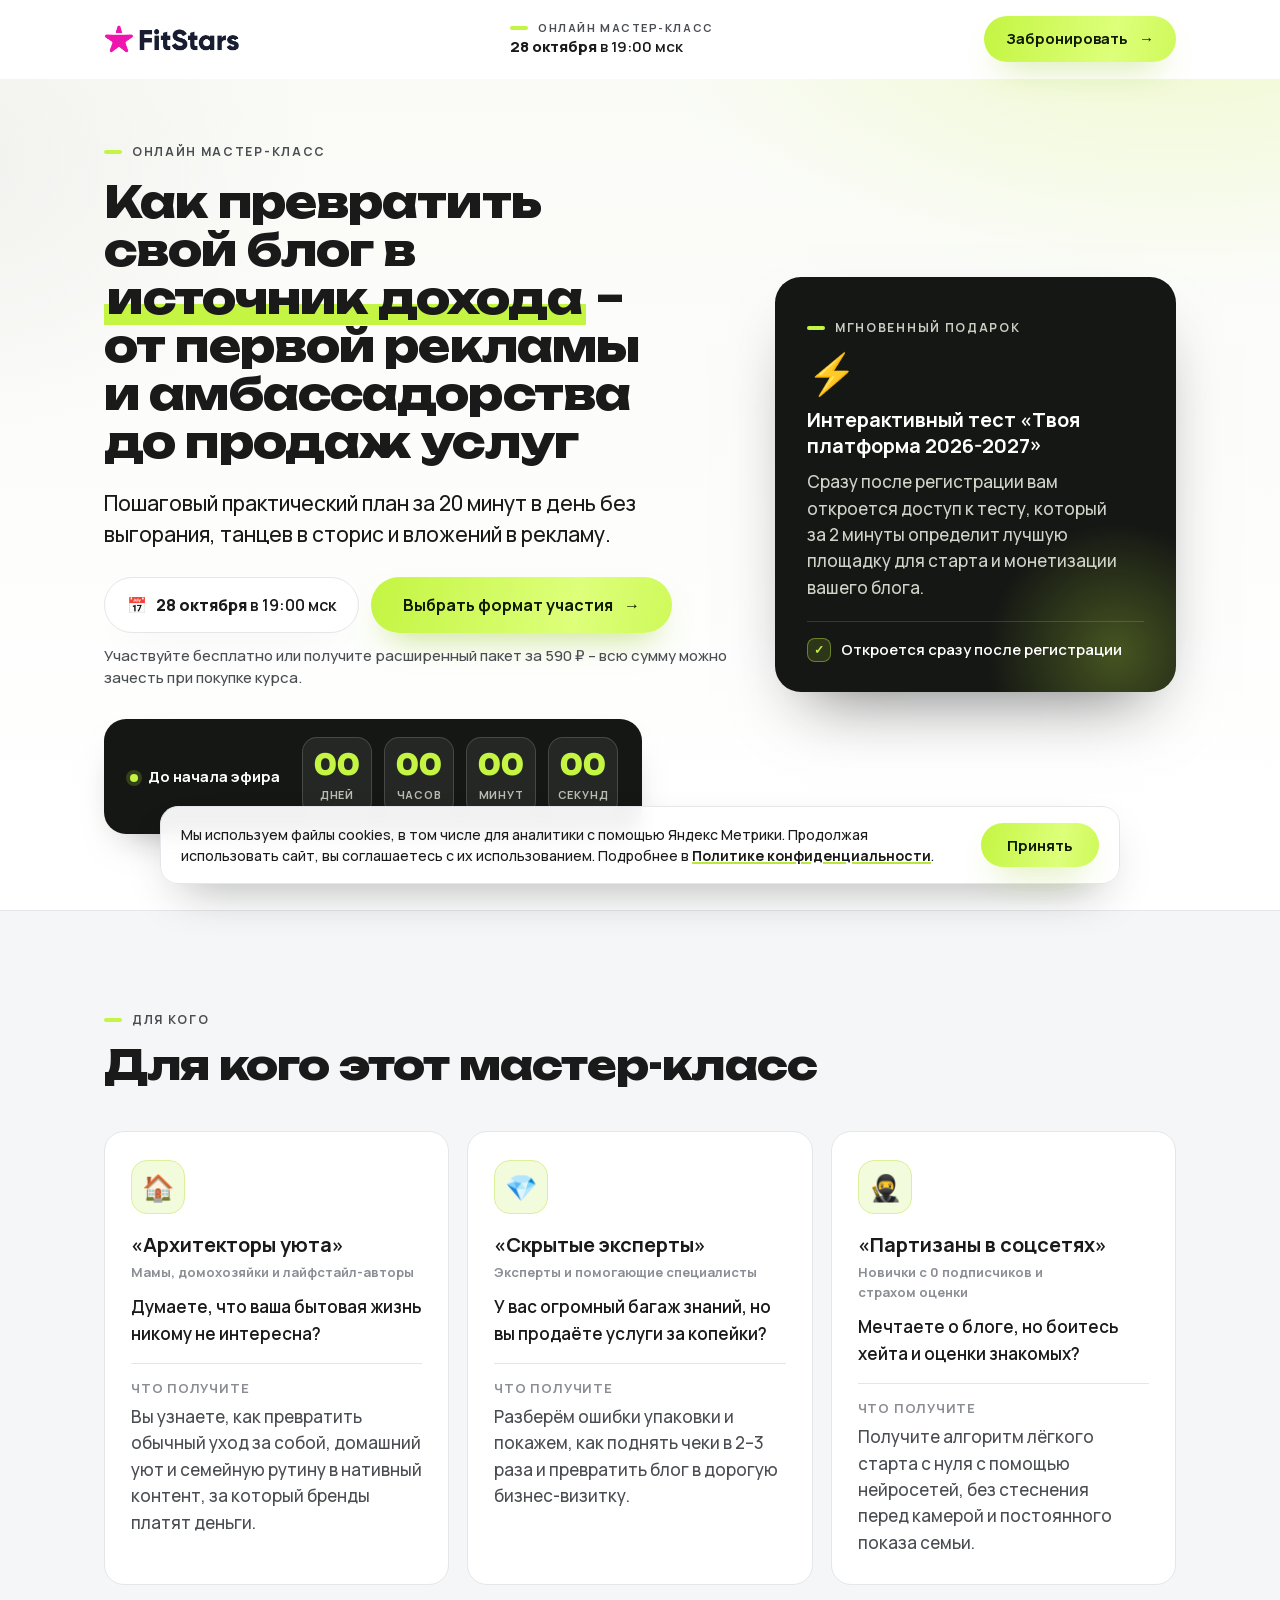
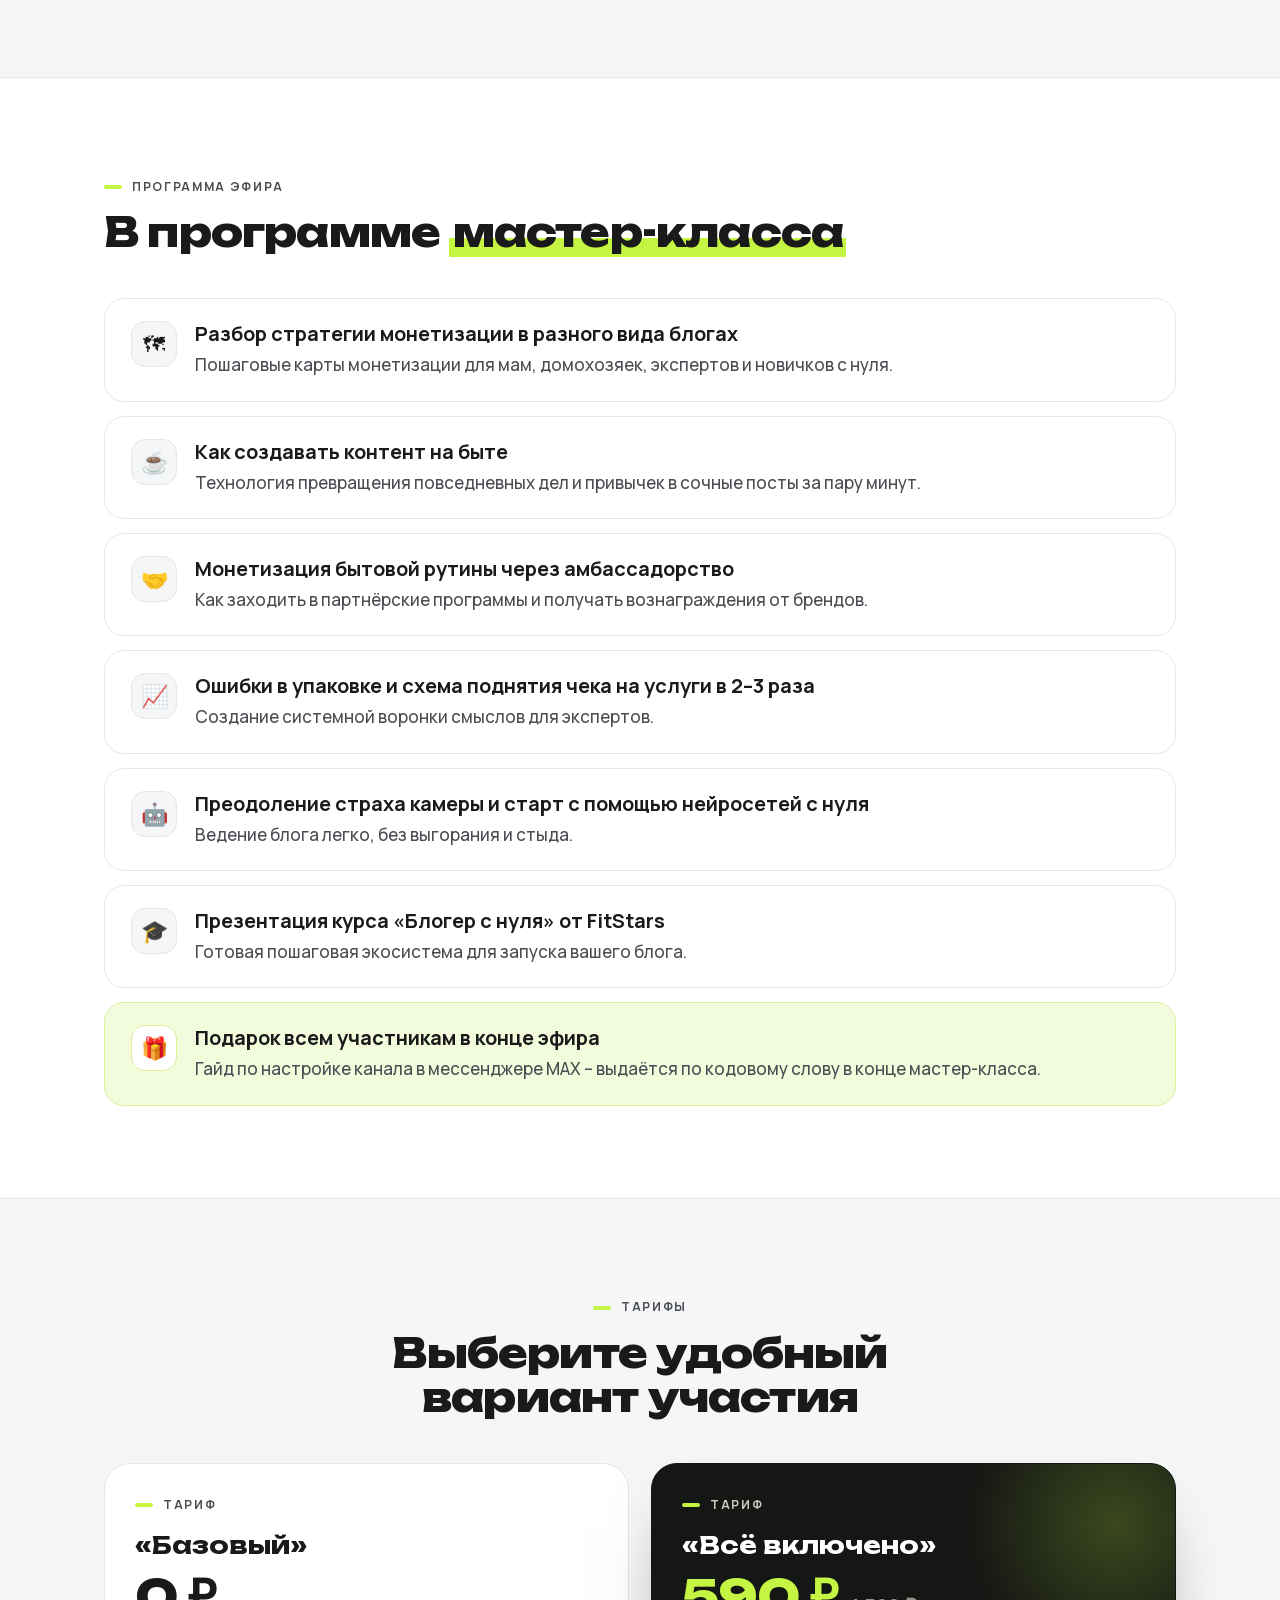
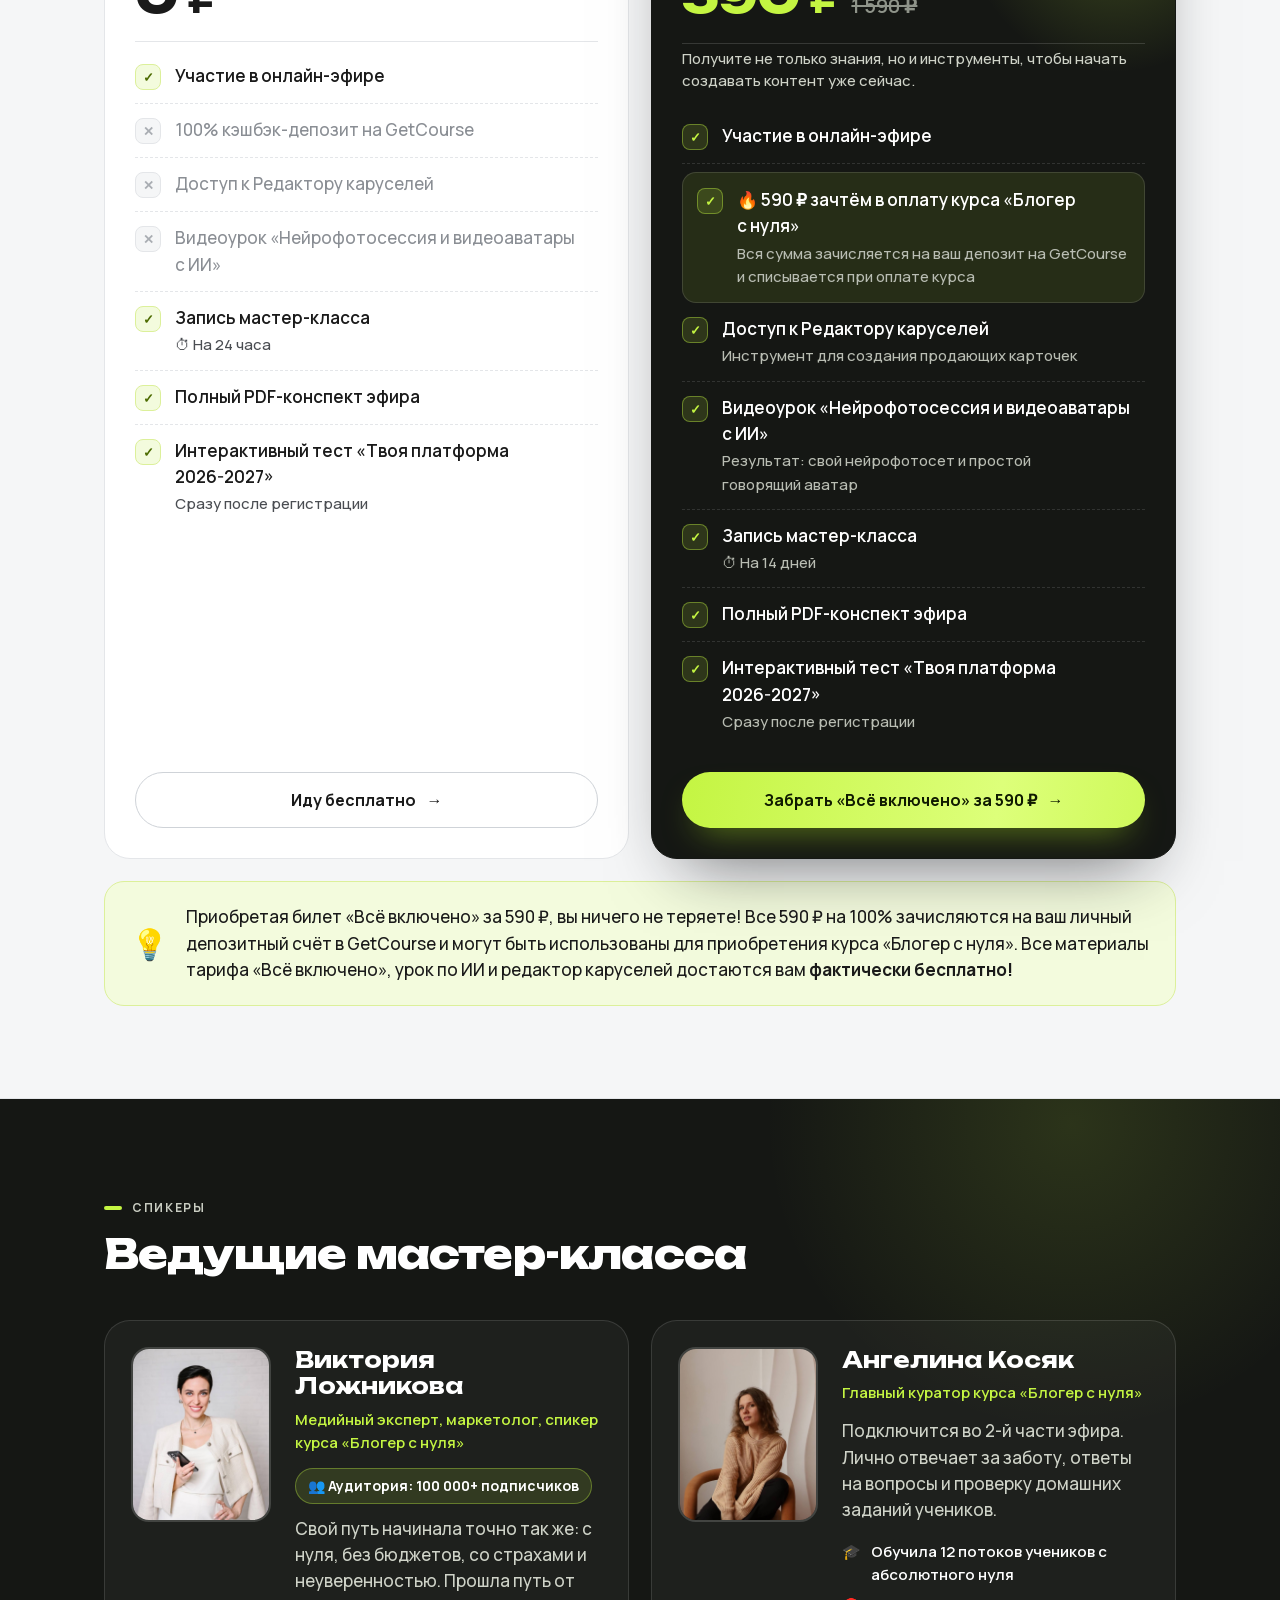
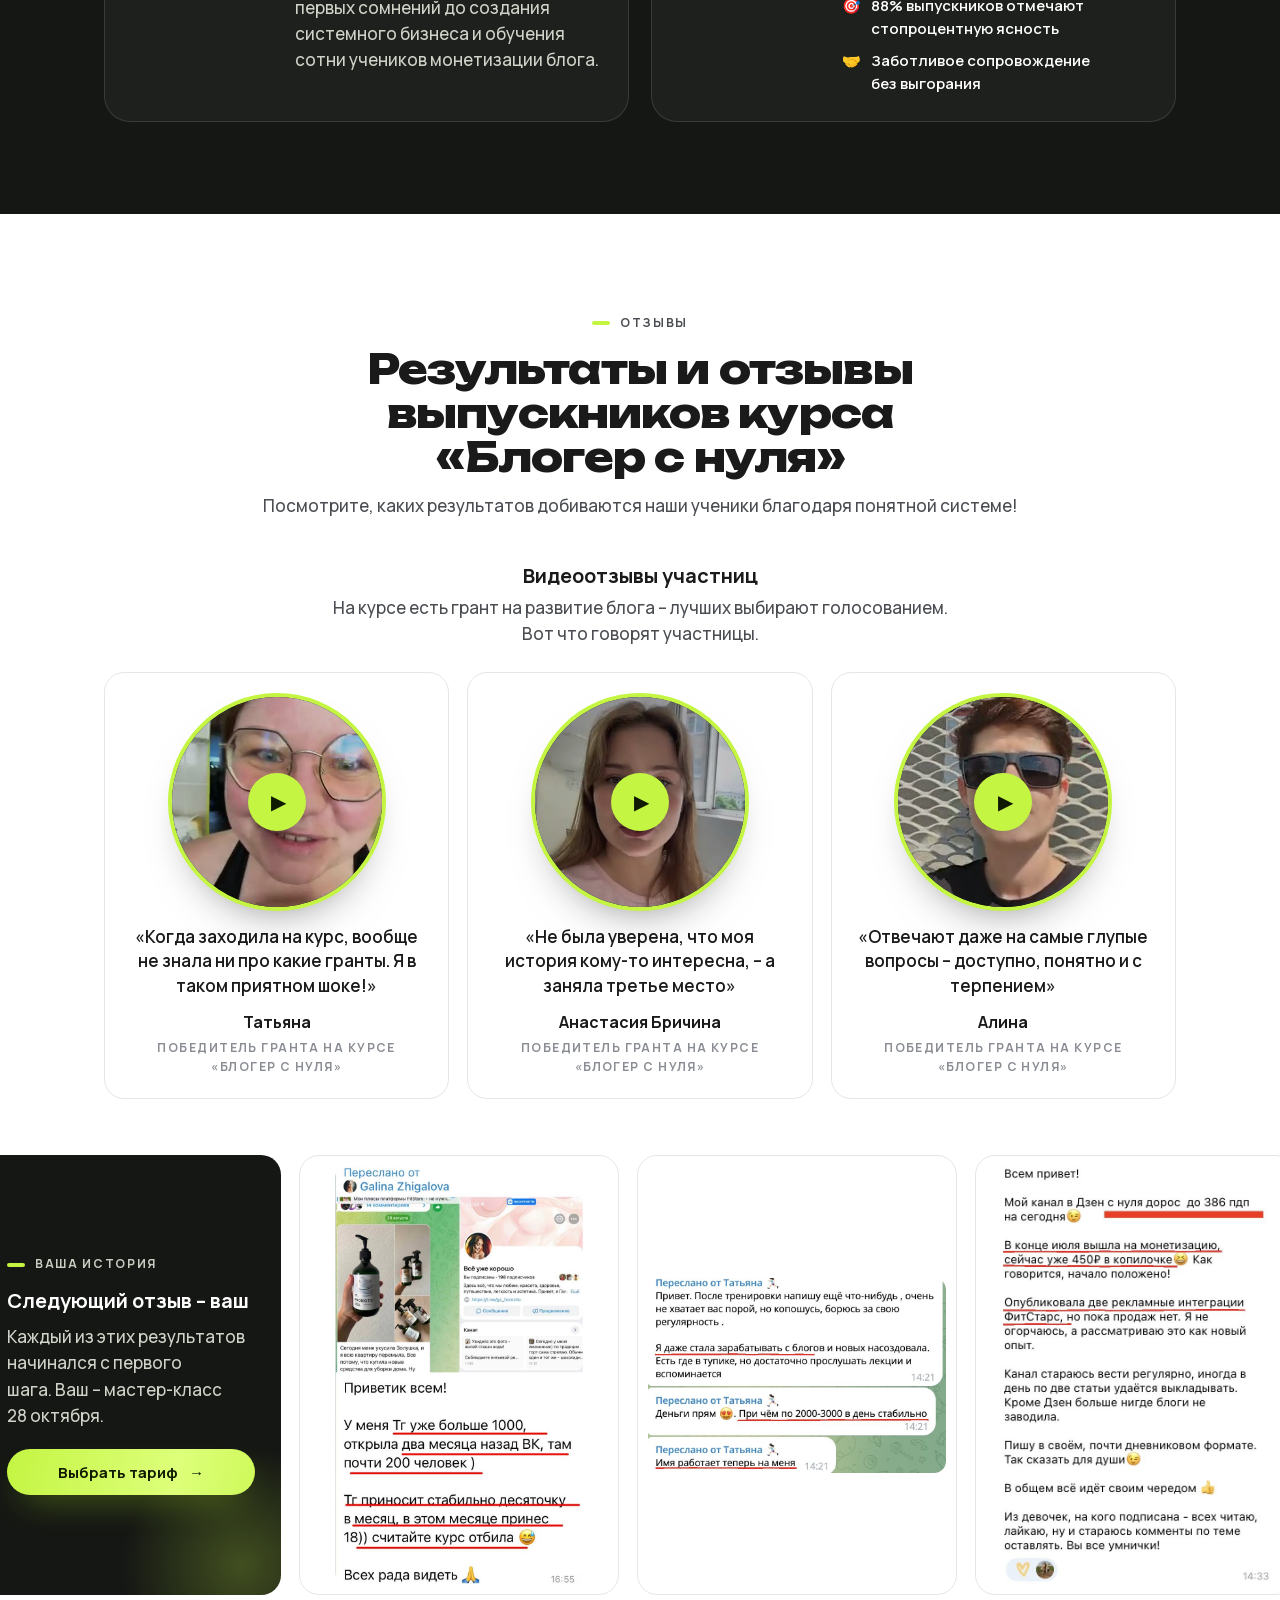
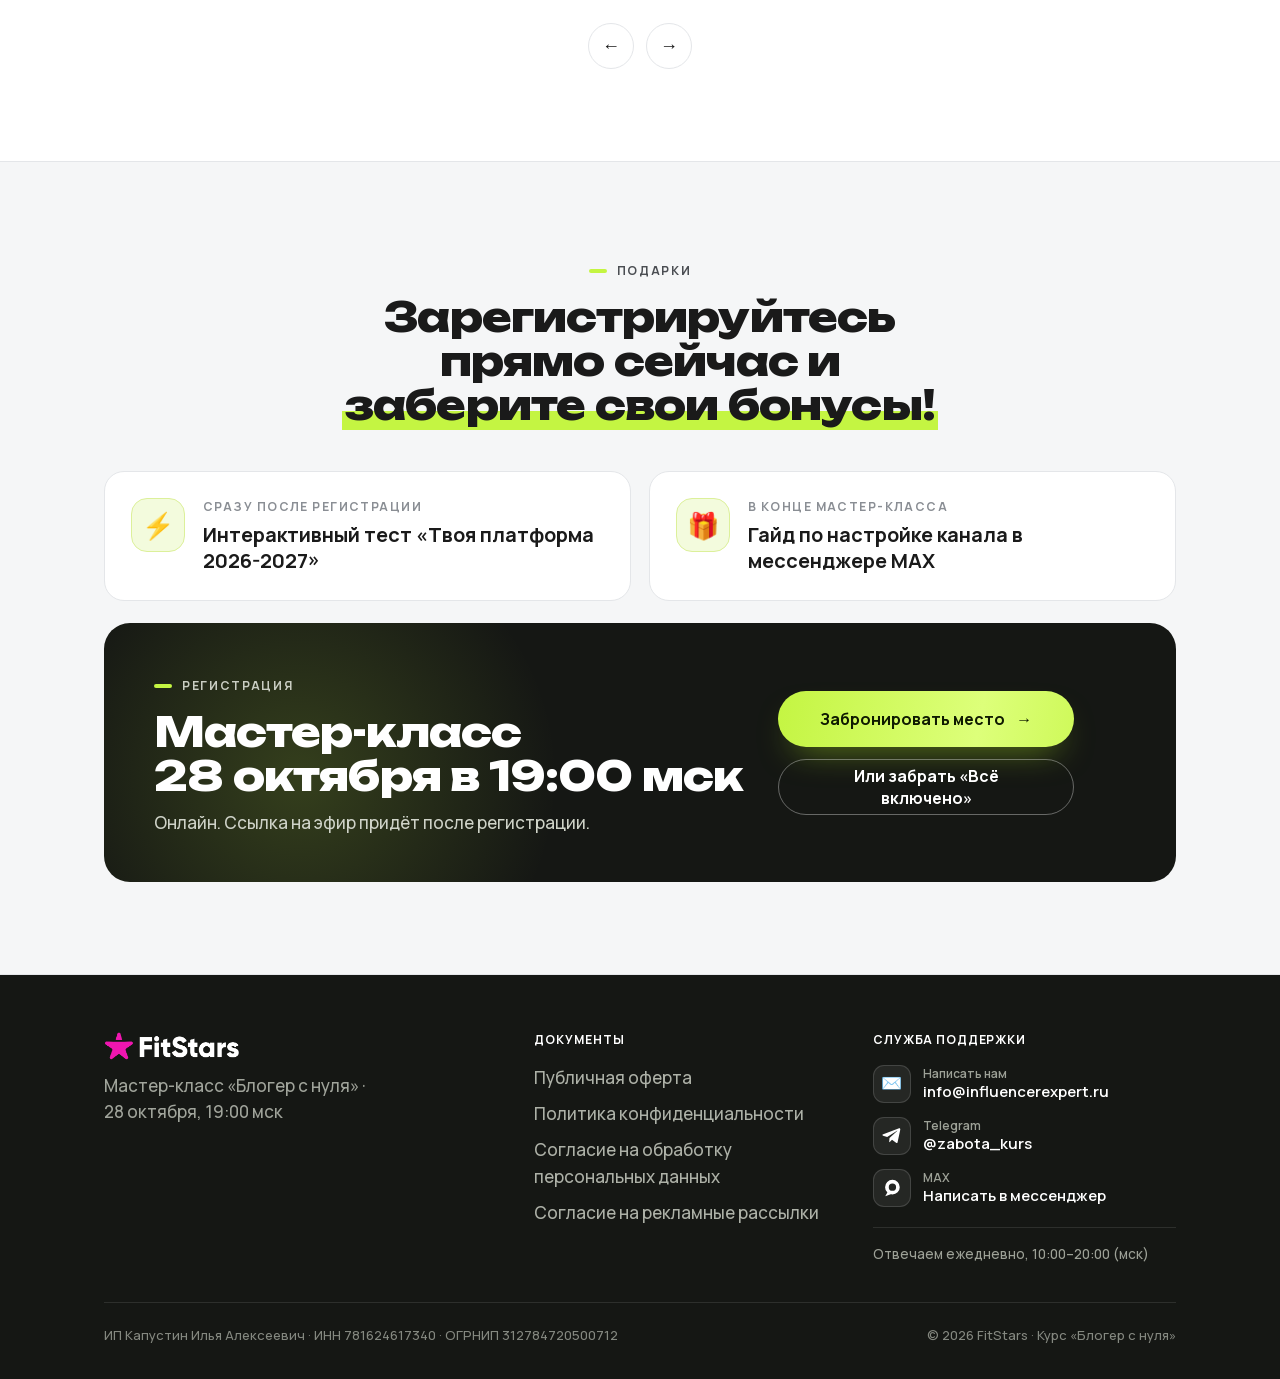
<file: index.html>
<!DOCTYPE html><html lang="ru"><head><meta charset="UTF-8"><title>Мастер-класс «Блогер с нуля»</title>
<meta http-equiv="refresh" content="0; url=/blog-v-dohod/"><link rel="canonical" href="/blog-v-dohod/">
<script>location.replace('/blog-v-dohod/'+location.search+location.hash)</script></head>
<body><a href="/blog-v-dohod/">Перейти к мастер-классу</a></body></html>
</file>
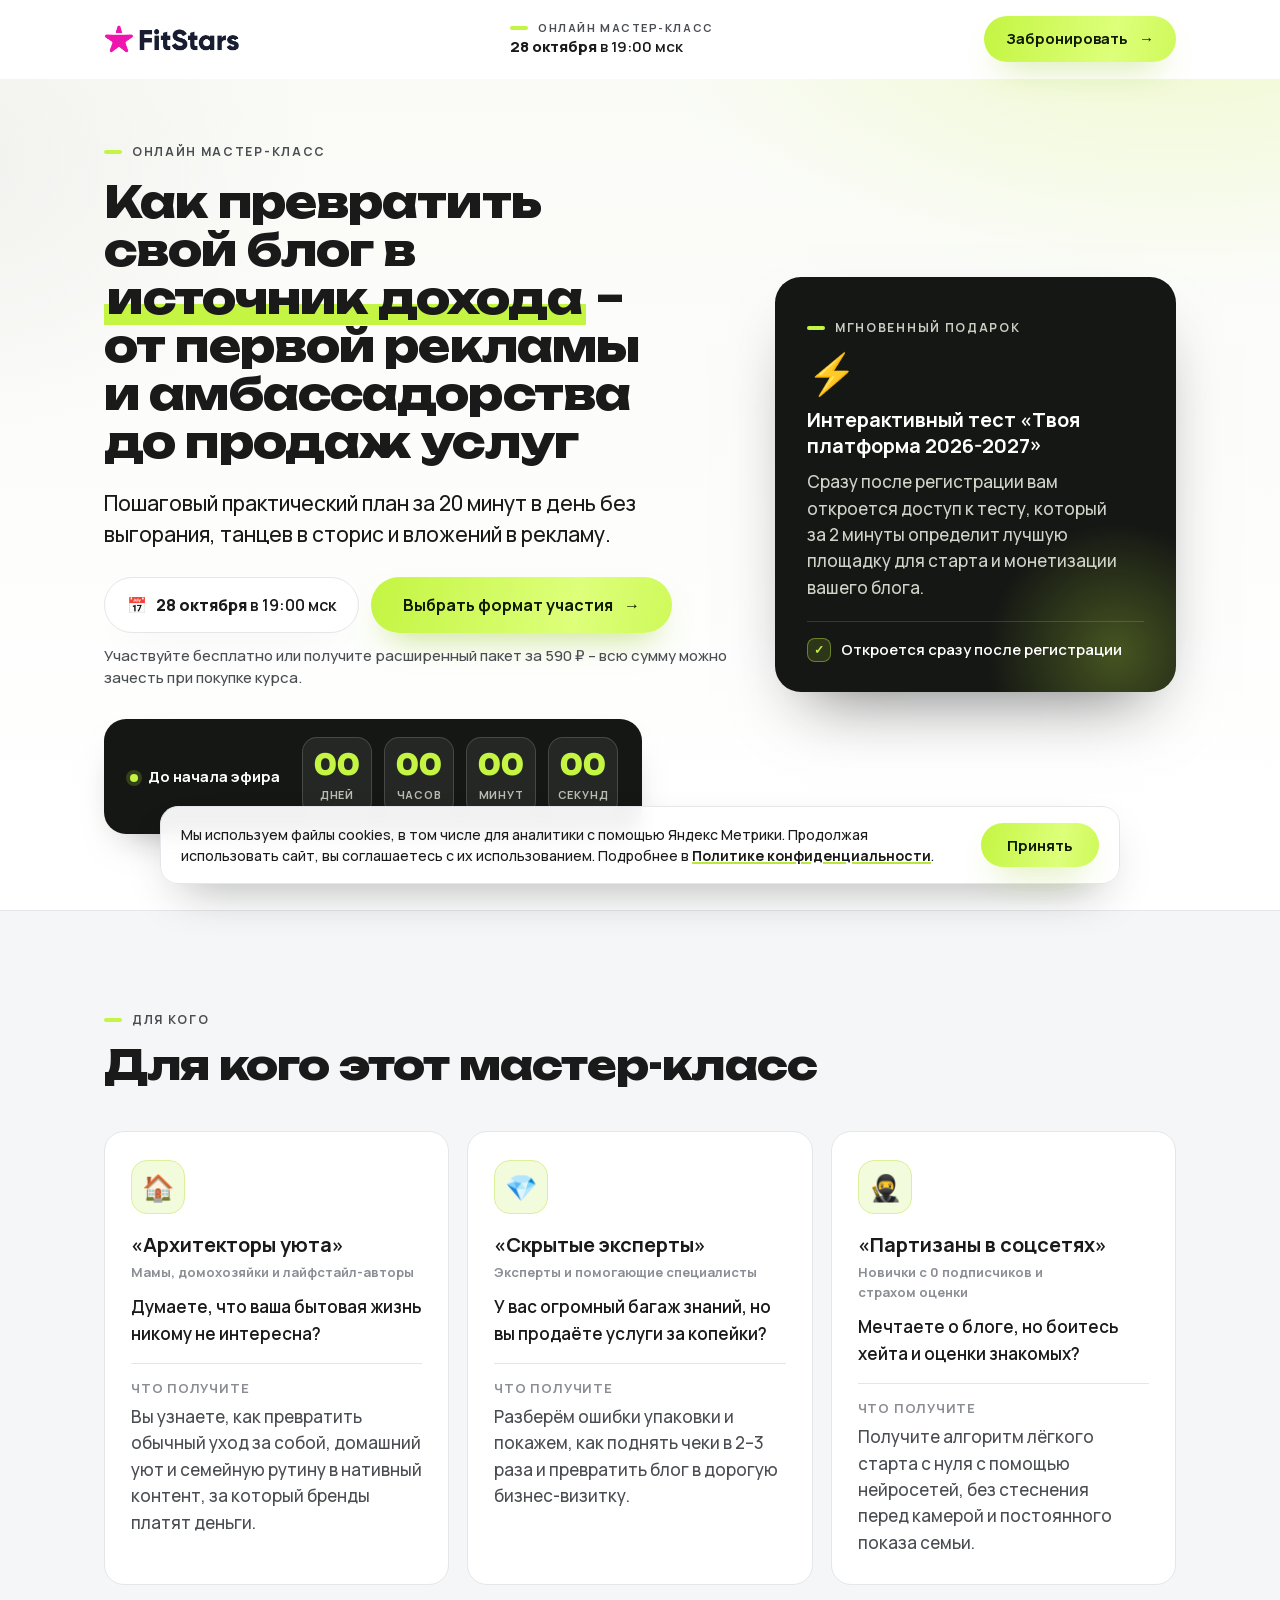
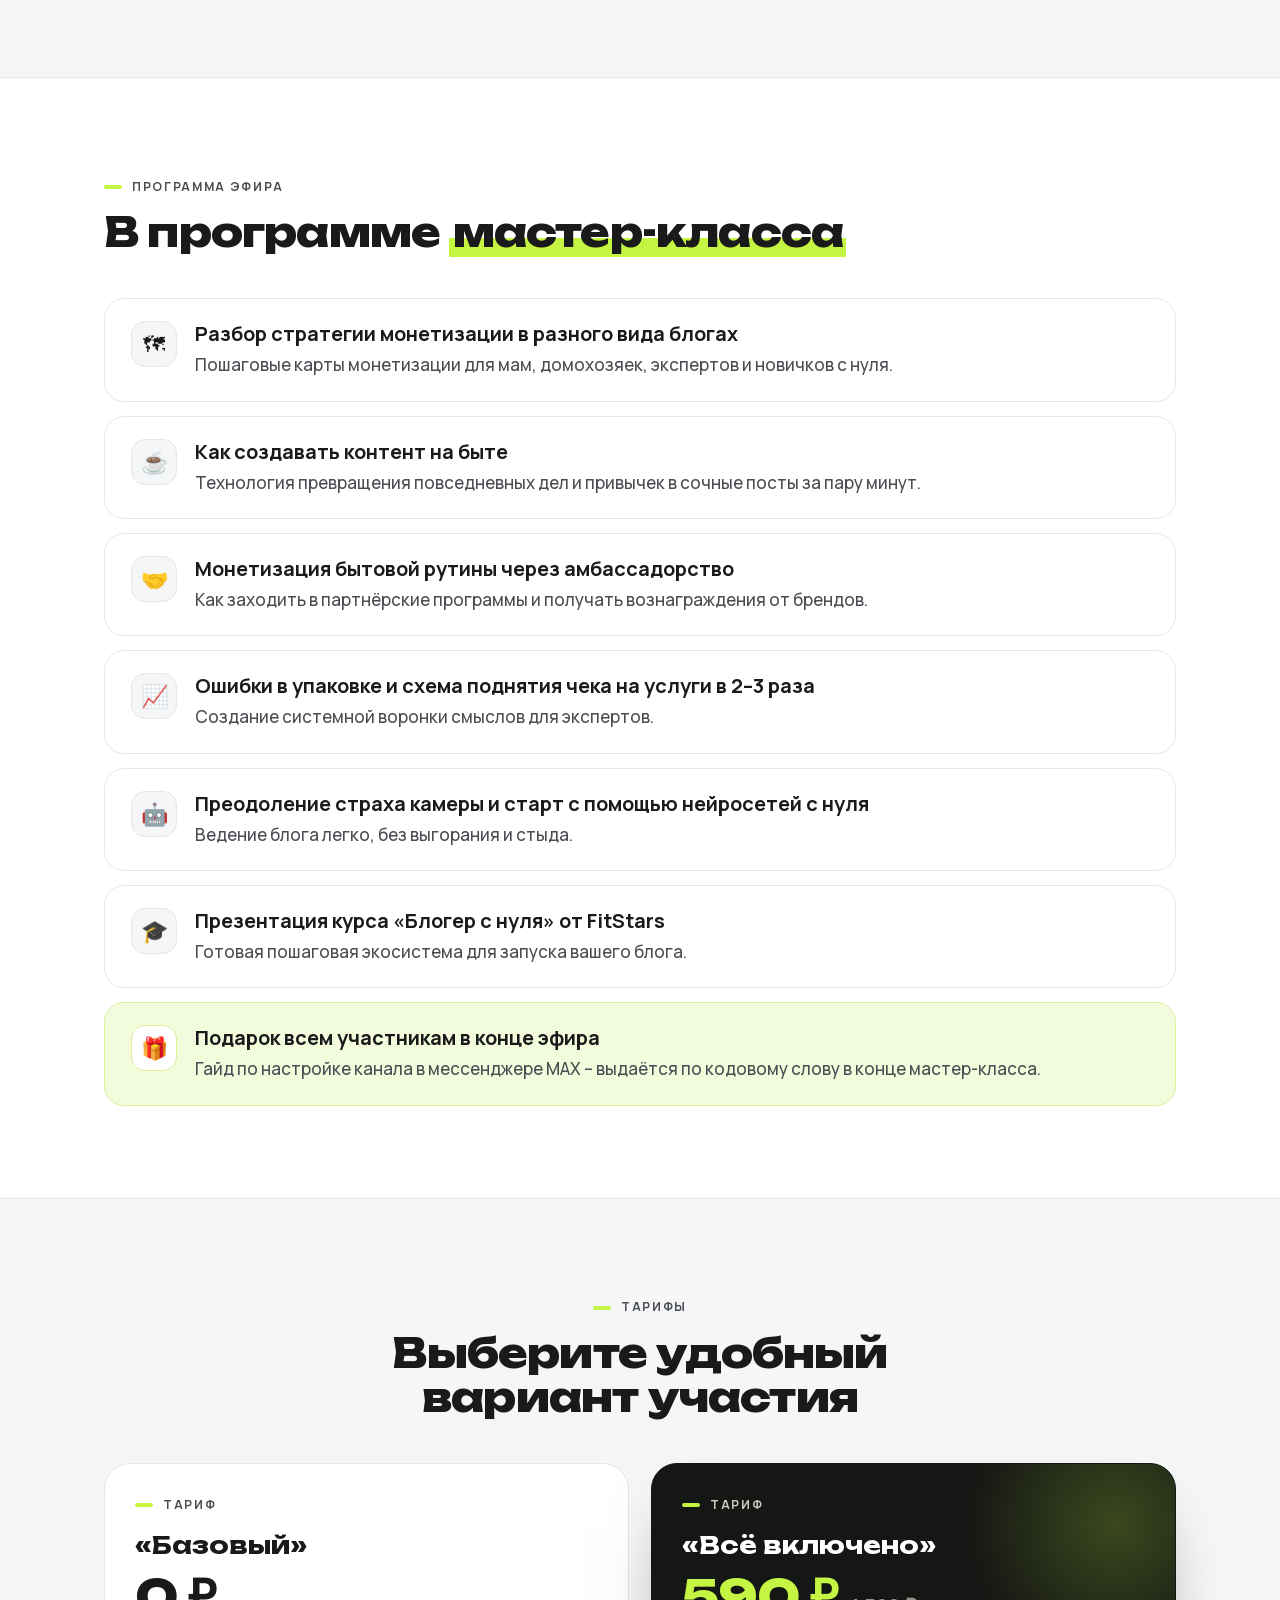
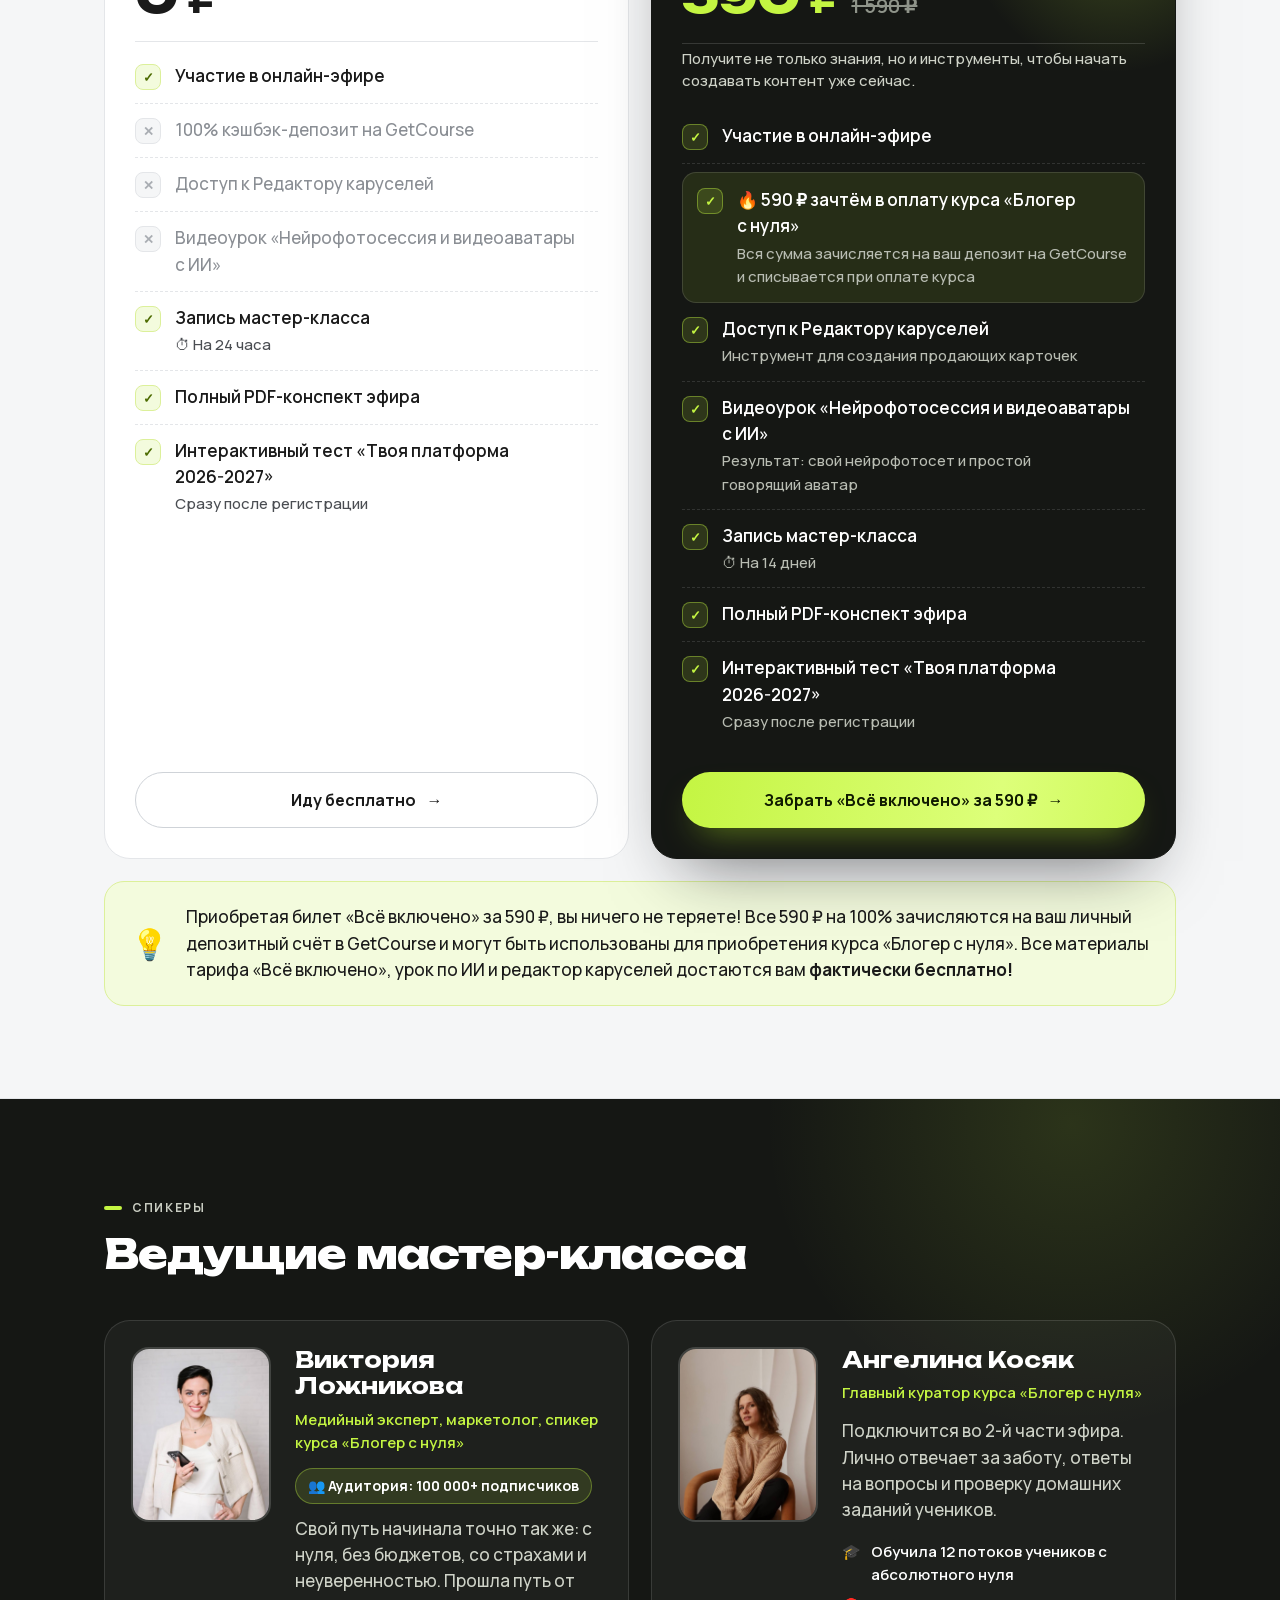
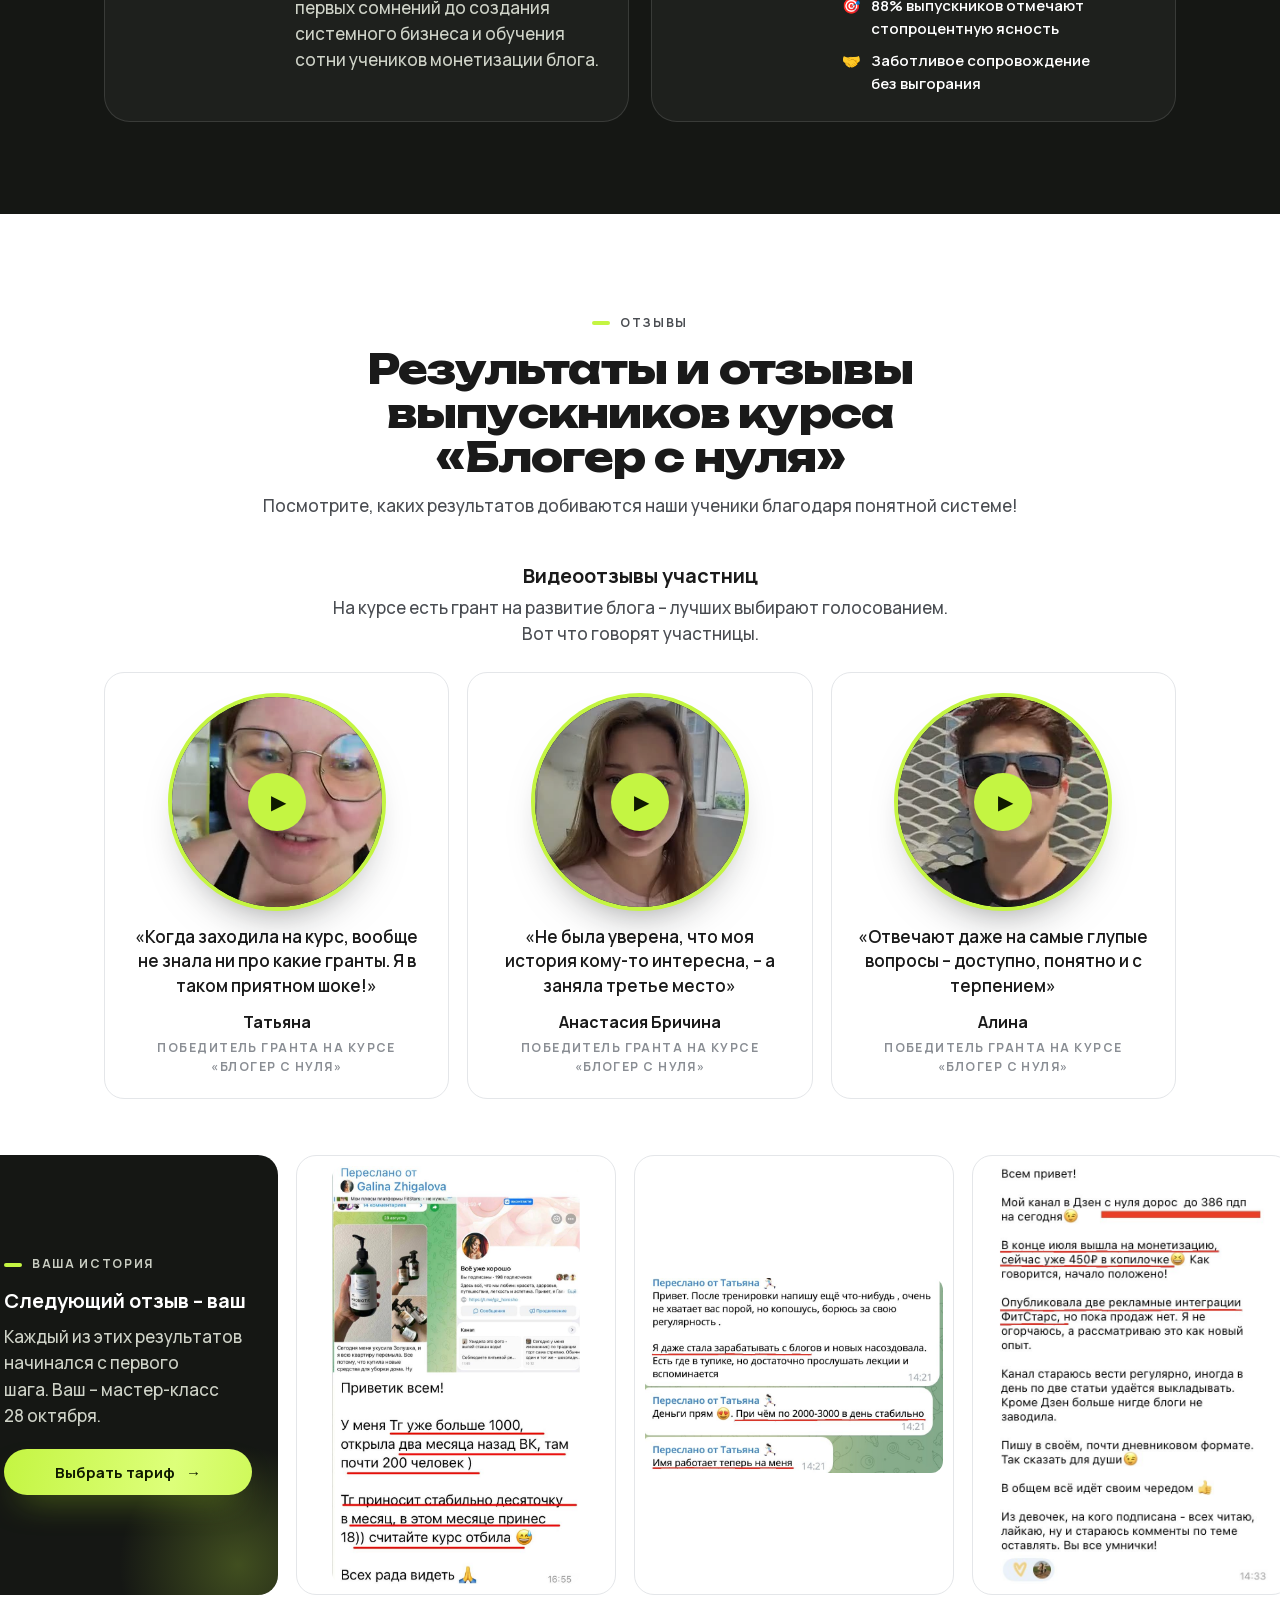
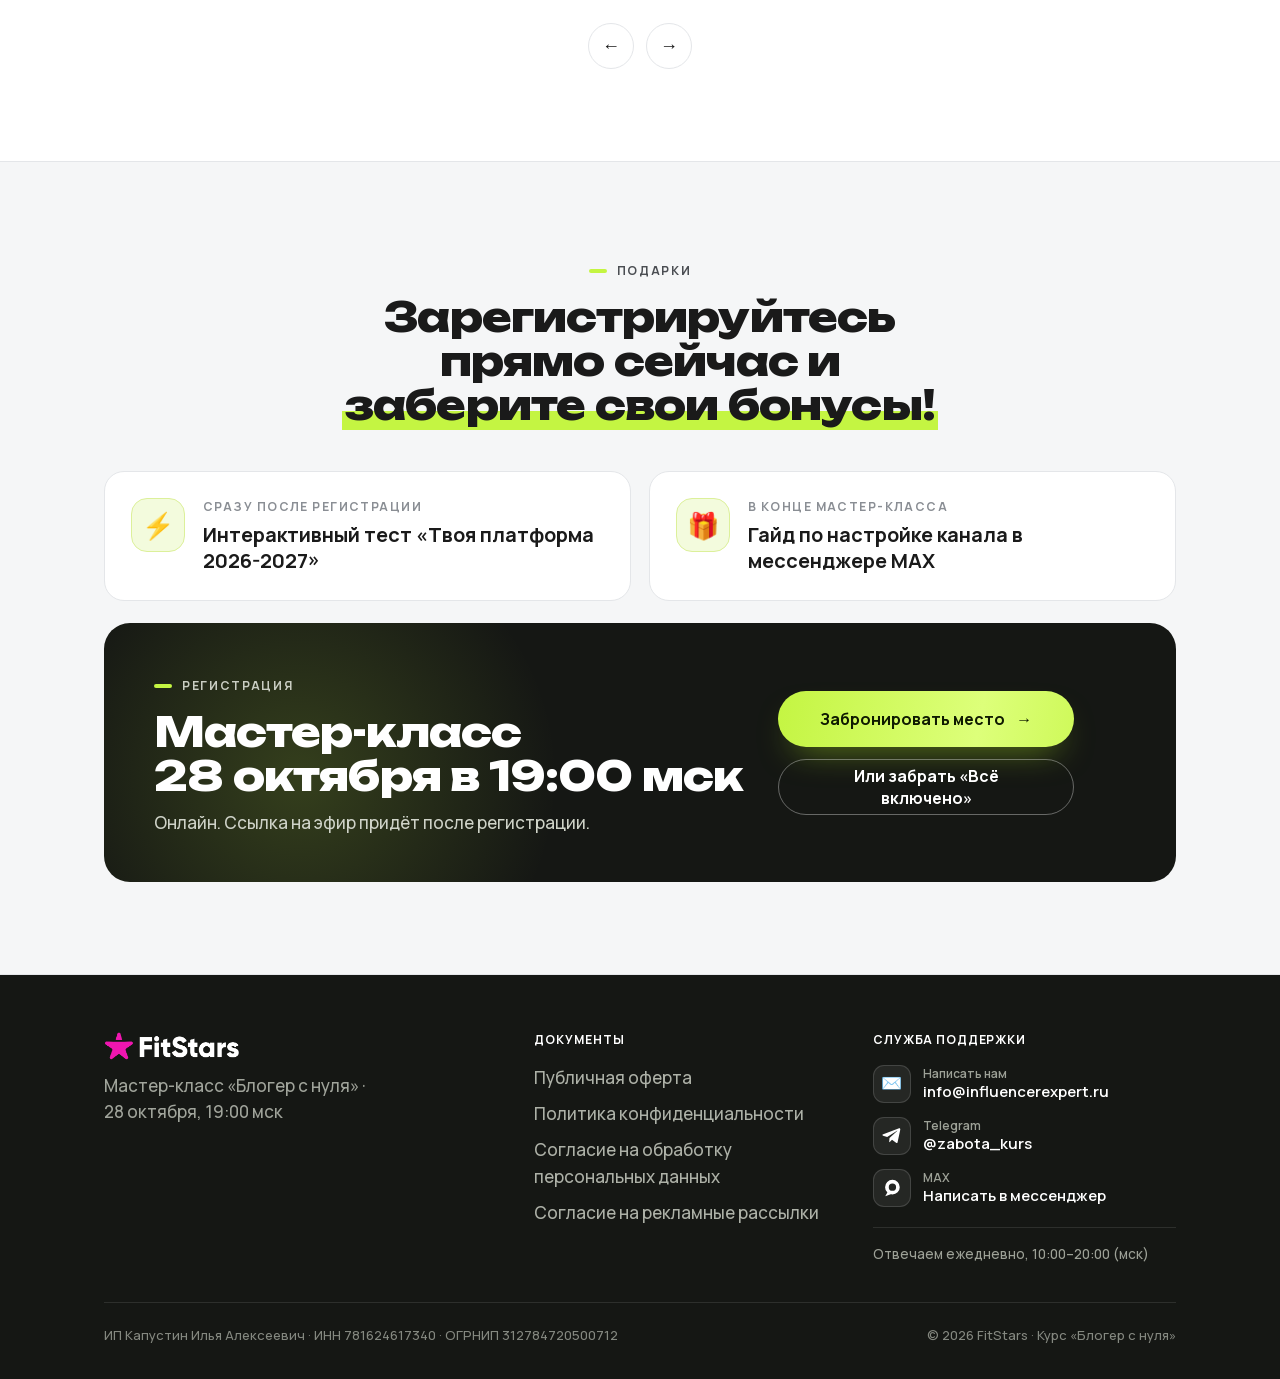
<file: blog-v-dohod/index.html>
<!DOCTYPE html>
<html lang="ru">
<head>
<meta charset="UTF-8">
<meta name="viewport" content="width=device-width, initial-scale=1.0">
<title>Мастер-класс «Блогер с нуля» – 28 октября, 19:00 мск</title>
<meta name="description" content="Онлайн мастер-класс FitStars: как превратить свой блог в источник дохода – от первой рекламы и амбассадорства до продаж услуг. 28 октября, 19:00 мск.">
<meta property="og:type" content="website">
<meta property="og:title" content="Как превратить свой блог в источник дохода – мастер-класс 28 октября">
<meta property="og:description" content="Пошаговый план за 20 минут в день: от первой рекламы и амбассадорства до продаж услуг. Онлайн, 19:00 мск.">
<!-- шрифты лежат на самом сайте (fonts/), без Google: страница не ждёт внешний сервер -->
<link rel="preload" href="fonts/manrope-cyrillic.woff2" as="font" type="font/woff2" crossorigin>
<link rel="preload" href="fonts/unbounded-cyrillic.woff2" as="font" type="font/woff2" crossorigin>
<link rel="preconnect" href="https://influencerexpert.ru">
<script>document.documentElement.classList.add('js')</script>
<style>
/* Manrope cyrillic */
@font-face {
  font-family: 'Manrope';
  font-style: normal;
  font-weight: 400;
  font-display: swap;
  src: url(fonts/manrope-cyrillic.woff2) format('woff2');
  unicode-range: U+0301, U+0400-045F, U+0490-0491, U+04B0-04B1, U+2116;
}
/* Manrope latin */
@font-face {
  font-family: 'Manrope';
  font-style: normal;
  font-weight: 400;
  font-display: swap;
  src: url(fonts/manrope-latin.woff2) format('woff2');
  unicode-range: U+0000-00FF, U+0131, U+0152-0153, U+02BB-02BC, U+02C6, U+02DA, U+02DC, U+0304, U+0308, U+0329, U+2000-206F, U+20AC, U+2122, U+2191, U+2193, U+2212, U+2215, U+FEFF, U+FFFD;
}
/* Manrope cyrillic */
@font-face {
  font-family: 'Manrope';
  font-style: normal;
  font-weight: 500;
  font-display: swap;
  src: url(fonts/manrope-cyrillic.woff2) format('woff2');
  unicode-range: U+0301, U+0400-045F, U+0490-0491, U+04B0-04B1, U+2116;
}
/* Manrope latin */
@font-face {
  font-family: 'Manrope';
  font-style: normal;
  font-weight: 500;
  font-display: swap;
  src: url(fonts/manrope-latin.woff2) format('woff2');
  unicode-range: U+0000-00FF, U+0131, U+0152-0153, U+02BB-02BC, U+02C6, U+02DA, U+02DC, U+0304, U+0308, U+0329, U+2000-206F, U+20AC, U+2122, U+2191, U+2193, U+2212, U+2215, U+FEFF, U+FFFD;
}
/* Manrope cyrillic */
@font-face {
  font-family: 'Manrope';
  font-style: normal;
  font-weight: 600;
  font-display: swap;
  src: url(fonts/manrope-cyrillic.woff2) format('woff2');
  unicode-range: U+0301, U+0400-045F, U+0490-0491, U+04B0-04B1, U+2116;
}
/* Manrope latin */
@font-face {
  font-family: 'Manrope';
  font-style: normal;
  font-weight: 600;
  font-display: swap;
  src: url(fonts/manrope-latin.woff2) format('woff2');
  unicode-range: U+0000-00FF, U+0131, U+0152-0153, U+02BB-02BC, U+02C6, U+02DA, U+02DC, U+0304, U+0308, U+0329, U+2000-206F, U+20AC, U+2122, U+2191, U+2193, U+2212, U+2215, U+FEFF, U+FFFD;
}
/* Manrope cyrillic */
@font-face {
  font-family: 'Manrope';
  font-style: normal;
  font-weight: 700;
  font-display: swap;
  src: url(fonts/manrope-cyrillic.woff2) format('woff2');
  unicode-range: U+0301, U+0400-045F, U+0490-0491, U+04B0-04B1, U+2116;
}
/* Manrope latin */
@font-face {
  font-family: 'Manrope';
  font-style: normal;
  font-weight: 700;
  font-display: swap;
  src: url(fonts/manrope-latin.woff2) format('woff2');
  unicode-range: U+0000-00FF, U+0131, U+0152-0153, U+02BB-02BC, U+02C6, U+02DA, U+02DC, U+0304, U+0308, U+0329, U+2000-206F, U+20AC, U+2122, U+2191, U+2193, U+2212, U+2215, U+FEFF, U+FFFD;
}
/* Manrope cyrillic */
@font-face {
  font-family: 'Manrope';
  font-style: normal;
  font-weight: 800;
  font-display: swap;
  src: url(fonts/manrope-cyrillic.woff2) format('woff2');
  unicode-range: U+0301, U+0400-045F, U+0490-0491, U+04B0-04B1, U+2116;
}
/* Manrope latin */
@font-face {
  font-family: 'Manrope';
  font-style: normal;
  font-weight: 800;
  font-display: swap;
  src: url(fonts/manrope-latin.woff2) format('woff2');
  unicode-range: U+0000-00FF, U+0131, U+0152-0153, U+02BB-02BC, U+02C6, U+02DA, U+02DC, U+0304, U+0308, U+0329, U+2000-206F, U+20AC, U+2122, U+2191, U+2193, U+2212, U+2215, U+FEFF, U+FFFD;
}
/* Unbounded cyrillic */
@font-face {
  font-family: 'Unbounded';
  font-style: normal;
  font-weight: 600;
  font-display: swap;
  src: url(fonts/unbounded-cyrillic.woff2) format('woff2');
  unicode-range: U+0301, U+0400-045F, U+0490-0491, U+04B0-04B1, U+2116;
}
/* Unbounded latin */
@font-face {
  font-family: 'Unbounded';
  font-style: normal;
  font-weight: 600;
  font-display: swap;
  src: url(fonts/unbounded-latin.woff2) format('woff2');
  unicode-range: U+0000-00FF, U+0131, U+0152-0153, U+02BB-02BC, U+02C6, U+02DA, U+02DC, U+0304, U+0308, U+0329, U+2000-206F, U+20AC, U+2122, U+2191, U+2193, U+2212, U+2215, U+FEFF, U+FFFD;
}
/* Unbounded cyrillic */
@font-face {
  font-family: 'Unbounded';
  font-style: normal;
  font-weight: 700;
  font-display: swap;
  src: url(fonts/unbounded-cyrillic.woff2) format('woff2');
  unicode-range: U+0301, U+0400-045F, U+0490-0491, U+04B0-04B1, U+2116;
}
/* Unbounded latin */
@font-face {
  font-family: 'Unbounded';
  font-style: normal;
  font-weight: 700;
  font-display: swap;
  src: url(fonts/unbounded-latin.woff2) format('woff2');
  unicode-range: U+0000-00FF, U+0131, U+0152-0153, U+02BB-02BC, U+02C6, U+02DA, U+02DC, U+0304, U+0308, U+0329, U+2000-206F, U+20AC, U+2122, U+2191, U+2193, U+2212, U+2215, U+FEFF, U+FFFD;
}
/* Unbounded cyrillic */
@font-face {
  font-family: 'Unbounded';
  font-style: normal;
  font-weight: 800;
  font-display: swap;
  src: url(fonts/unbounded-cyrillic.woff2) format('woff2');
  unicode-range: U+0301, U+0400-045F, U+0490-0491, U+04B0-04B1, U+2116;
}
/* Unbounded latin */
@font-face {
  font-family: 'Unbounded';
  font-style: normal;
  font-weight: 800;
  font-display: swap;
  src: url(fonts/unbounded-latin.woff2) format('woff2');
  unicode-range: U+0000-00FF, U+0131, U+0152-0153, U+02BB-02BC, U+02C6, U+02DA, U+02DC, U+0304, U+0308, U+0329, U+2000-206F, U+20AC, U+2122, U+2191, U+2193, U+2212, U+2215, U+FEFF, U+FFFD;
}

/* ============================================================
   ДИЗАЙН-КИТ FITSTARS «БЛОГЕР С НУЛЯ» (каркас – лендинг вебинара 22.09)
   Доминанты – белый и графит. Салатовый – только кнопки и
   ключевые маркеры, не больше 5–7% экрана.
   ТИПОГРАФИЧЕСКАЯ ШКАЛА – 4 роли (канон B2)
   Р1 Заголовок     Unbounded 800 – hero (--h1) и секции (--h2)
   Р2 Подзаголовок  Manrope 700, 20px – заголовки карточек
   Р3 Текст         Manrope 400/500, 17px – всё остальное
   Р4 Метка         Manrope 700, 12px, CAPS, tracking
   Выделение – только жирностью и салатовым маркером. Курсива нет.
   Крупные цифры (таймер, цены) – декоративные, ролями не считаются.
   ============================================================ */
:root{
  --ink:#1A1A1A;
  --ink-2:#4A4D52;
  --ink-3:#8A8E94;
  --accent:#C4F542;
  --accent-strong:#B8E83D;
  --accent-ink:#0F1A00;
  --accent-wash:#F3FBDD;
  --accent-line:#DCF09A;
  --line:#E4E6E9;
  --surface:#FFFFFF;
  --wash:#F5F6F7;
  --dark:#151714;
  --dark-2:#1F221D;
  --radius:20px;
  --radius-lg:26px;
  --shadow:0 18px 44px -26px rgba(16,18,20,.28);
  --maxw:1120px;
  --h1:clamp(30px,3.4vw,44px);
  --h2:clamp(27px,3.4vw,40px);
  --sub:20px;
  --text:17px;
  --fine:13px;
  --label:12px;
}
*{box-sizing:border-box;margin:0;padding:0}
html{scroll-behavior:smooth}
body{
  font-family:'Manrope',-apple-system,BlinkMacSystemFont,'Segoe UI',sans-serif;
  font-size:var(--text);line-height:1.55;color:var(--ink);font-weight:500;
  background:#FFFFFF;-webkit-font-smoothing:antialiased;text-wrap:pretty;
}
.wrap{max-width:var(--maxw);margin:0 auto;padding:0 24px}
h1,h2{font-family:'Unbounded',sans-serif;font-weight:800;letter-spacing:-.02em;line-height:1.1;text-wrap:balance}
h1{font-size:var(--h1)}
h2{font-size:var(--h2)}
.mark{background:linear-gradient(transparent 62%,var(--accent) 62%);padding:0 .08em;box-decoration-break:clone;-webkit-box-decoration-break:clone}
.band-dark .mark{background:linear-gradient(transparent 62%,rgba(196,245,66,.55) 62%)}
.nw{white-space:nowrap}
b,strong{font-weight:700;color:var(--ink)}
a{color:inherit}
:focus-visible{outline:2.5px solid var(--accent-strong);outline-offset:3px;border-radius:6px}
@media (prefers-reduced-motion:reduce){*{transition:none!important;scroll-behavior:auto!important}}

/* scroll-reveal */
.js .reveal{opacity:0;transform:translateY(22px);transition:opacity .65s ease, transform .65s cubic-bezier(.2,.7,.2,1)}
.js .reveal.in{opacity:1;transform:none}
.grid > .reveal:nth-child(2){transition-delay:.06s}
.grid > .reveal:nth-child(3){transition-delay:.12s}
.grid > .reveal:nth-child(4){transition-delay:.18s}
.grid > .reveal:nth-child(5){transition-delay:.24s}
.grid > .reveal:nth-child(6){transition-delay:.3s}
.grid > .reveal:nth-child(7){transition-delay:.36s}
@media (prefers-reduced-motion:reduce){.reveal{opacity:1!important;transform:none!important}}

/* ---------- atoms ---------- */
.label{font-weight:700;font-size:var(--label);letter-spacing:.14em;text-transform:uppercase;color:var(--ink-2);
  display:inline-flex;align-items:center;gap:10px}
.label::before{content:"";width:18px;height:4px;border-radius:2px;background:var(--accent);flex-shrink:0}
.band-dark .label{color:#C9CDC2}
.btn{display:inline-flex;align-items:center;justify-content:center;gap:11px;cursor:pointer;border:none;
  font-family:inherit;font-weight:700;font-size:16px;min-height:56px;padding:0 32px;border-radius:999px;
  background:linear-gradient(100deg,#C4F542 0%,#DDFF7A 30%,#C4F542 55%,#B8E83D 80%,#C4F542 100%);
  background-size:230% 100%;animation:btnflow 5s ease-in-out infinite;
  color:var(--accent-ink);text-decoration:none;transition:transform .18s ease, box-shadow .18s ease;
  box-shadow:0 16px 34px -16px rgba(150,200,30,.7);text-align:center}
@keyframes btnflow{0%{background-position:0% 50%}50%{background-position:100% 50%}100%{background-position:0% 50%}}
.btn:hover{transform:translateY(-2px);box-shadow:0 22px 44px -16px rgba(150,200,30,.8)}
.btn .arw{transition:transform .18s ease}
.btn:hover .arw{transform:translateX(4px)}
.btn-ghost{animation:none;background:transparent;color:var(--ink);border:1.5px solid #CFD3D8;box-shadow:none}
.btn-ghost:hover{background:var(--wash);box-shadow:none;transform:none;border-color:#B9BEC4}
/* контурная кнопка на тёмном фоне: текст всегда белый, при наведении – лёгкая подсветка и салатовая рамка */
.band-dark .btn-ghost,.reg-plate .btn-ghost{color:#fff;border-color:rgba(255,255,255,.35)}
.band-dark .btn-ghost:hover,.reg-plate .btn-ghost:hover{background:rgba(255,255,255,.08);border-color:var(--accent);color:#fff}
.btn-sm{min-height:46px;font-size:15px;padding:0 22px}
.fine{font-size:var(--fine);color:var(--ink-2);font-weight:500}

/* ---------- sticky header ---------- */
.hdr{position:sticky;top:0;z-index:50;background:rgba(255,255,255,.86);backdrop-filter:blur(14px);
  border-bottom:1px solid transparent;transition:border-color .2s ease, box-shadow .2s ease}
.hdr.stuck{border-color:var(--line);box-shadow:0 8px 24px -20px rgba(16,18,20,.5)}
.hdr-in{display:flex;align-items:center;justify-content:space-between;gap:20px;min-height:78px;padding-top:8px;padding-bottom:8px}
.brand{display:flex;align-items:center;gap:12px}
.brand-logo{height:30px;width:auto;display:block}
.hdr-mid{display:flex;flex-direction:column;gap:2px;line-height:1.3}
.hdr-mid .label{font-size:11px}
.hdr-mid .when{font-weight:600;font-size:15px}
.hdr-mid .when b{font-weight:800}

/* ---------- full-bleed chapter bands ---------- */
.band-dark{background:var(--dark);color:#fff;position:relative;overflow:hidden}
.band-dark::before{content:"";position:absolute;right:-8%;top:-40%;width:620px;height:620px;border-radius:50%;
  background:radial-gradient(circle,rgba(196,245,66,.13),transparent 70%);pointer-events:none}
.band-dark b,.band-dark strong{color:#fff}
.band-tint{background:var(--wash);border-top:1px solid var(--line);border-bottom:1px solid var(--line)}

/* ---------- hero ---------- */
.hero{padding:56px 0 76px;position:relative;overflow:hidden}
.hero::before{content:"";position:absolute;inset:0;z-index:-1;pointer-events:none;
  background:
    radial-gradient(900px 480px at 92% -10%, #EEF9CC 0%, rgba(238,249,204,0) 60%),
    radial-gradient(700px 520px at -5% 10%, #F1F2EE 0%, rgba(241,242,238,0) 55%),
    linear-gradient(180deg,#FAFBF7 0%, #FFFFFF 92%);}
.hero-grid{display:grid;grid-template-columns:1.22fr .78fr;gap:44px;align-items:center}
.hero .label{margin-bottom:18px}
.hero h1{margin-bottom:22px}
.hero-sub{font-size:21px;line-height:1.45;font-weight:500;color:var(--ink);max-width:620px;text-wrap:balance}
.hero-meta{display:flex;flex-wrap:wrap;gap:10px;margin:24px 0 0;list-style:none}
.hero-meta li{display:inline-flex;align-items:center;gap:9px;padding:11px 18px;border-radius:999px;background:var(--surface);
  border:1px solid var(--line);font-weight:600;font-size:15px;box-shadow:var(--shadow)}
.hero-meta li b{font-weight:800}
.hero-cta{display:flex;align-items:stretch;gap:12px;margin-top:28px;flex-wrap:wrap}
.hero-date{display:inline-flex;align-items:center;gap:9px;min-height:56px;padding:0 22px;border-radius:999px;background:var(--surface);
  border:1px solid var(--line);font-weight:600;font-size:16px;box-shadow:var(--shadow);white-space:nowrap}
.hero-date b{font-weight:800}
.hero-note{margin-top:12px;font-size:15px;line-height:1.45;font-weight:500;color:var(--ink-2);max-width:none}
.nobr{white-space:nowrap}
/* подарок за регистрацию – тёмная карточка справа */
.gift-card{position:relative;background:var(--dark);color:#fff;border-radius:var(--radius-lg);padding:34px 32px 30px;
  box-shadow:0 34px 66px -32px rgba(16,18,20,.6);overflow:hidden}
.gift-card::after{content:"";position:absolute;right:-70px;bottom:-90px;width:260px;height:260px;border-radius:50%;
  background:radial-gradient(circle,rgba(196,245,66,.28),transparent 70%);pointer-events:none}
.gift-card > *{position:relative;z-index:1}
.gift-card .label{color:#C9CDC2;margin-bottom:16px}
.gift-card .gc-em{font-size:40px;line-height:1;display:block;margin-bottom:14px}
.gift-card h3{font-size:var(--sub);font-weight:700;line-height:1.3;margin-bottom:10px}
.gift-card p{color:#CFD3C8}
.gift-card .gc-when{display:flex;align-items:center;gap:10px;margin-top:20px;padding-top:16px;border-top:1px solid rgba(255,255,255,.14);
  font-size:15px;font-weight:600;color:#fff}
.gift-card .gc-when i{font-style:normal;flex-shrink:0;width:24px;height:24px;border-radius:8px;background:rgba(196,245,66,.14);
  border:1px solid rgba(196,245,66,.4);color:var(--accent);display:flex;align-items:center;justify-content:center;font-size:12px;font-weight:800}

/* ---------- таймер ---------- */
.hero-clock{margin-top:30px;display:inline-flex;align-items:center;gap:22px;flex-wrap:wrap;
  background:var(--dark);color:#fff;border-radius:22px;padding:18px 24px 18px 26px;
  box-shadow:0 18px 40px -24px rgba(16,18,20,.55)}
.hc-label{font-weight:700;font-size:15px;color:#fff}
.hc-label::before{content:"";display:inline-block;width:8px;height:8px;border-radius:50%;background:var(--accent);margin-right:10px;vertical-align:middle;
  box-shadow:0 0 0 4px rgba(196,245,66,.18)}
.clock{display:flex;gap:12px}
.unit{min-width:70px;text-align:center;background:rgba(255,255,255,.07);border:1px solid rgba(255,255,255,.16);
  border-radius:15px;padding:12px 8px;animation:pulse 2.6s ease-in-out infinite}
.unit:nth-child(2){animation-delay:.15s}
.unit:nth-child(3){animation-delay:.3s}
.unit:nth-child(4){animation-delay:.45s}
.unit b{display:block;font-family:'Unbounded',sans-serif;font-size:29px;font-weight:800;line-height:1;
  font-variant-numeric:tabular-nums;color:var(--accent)}
.unit span{font-size:11px;font-weight:700;letter-spacing:.07em;text-transform:uppercase;color:#B9BDB3;margin-top:7px;display:block}
@keyframes pulse{0%,100%{box-shadow:0 8px 22px -14px rgba(196,245,66,.2);transform:translateY(0)}
  50%{box-shadow:0 14px 34px -10px rgba(196,245,66,.45);transform:translateY(-2px)}}
@media (prefers-reduced-motion:reduce){.unit,.btn{animation:none}}

/* ---------- section rhythm ---------- */
.sec{padding:92px 0}
.sec-head{max-width:860px;margin-bottom:44px}
.sec-head .label{margin-bottom:14px}
.sec-head h2{margin-bottom:14px}
.sec-head p{color:var(--ink-2);text-wrap:balance}
.band-dark .sec-head p{color:#CFD3C8}
.sec-head.center{text-align:center;margin-left:auto;margin-right:auto;max-width:760px}

/* ---------- для кого ---------- */
.cards{display:grid;grid-template-columns:repeat(3,1fr);gap:18px}
.card{background:var(--surface);border:1px solid var(--line);border-radius:var(--radius);padding:28px 26px;
  transition:transform .2s ease, border-color .2s ease, box-shadow .2s ease}
.card:hover{transform:translateY(-3px);border-color:#D2D6DB;box-shadow:var(--shadow)}
.card .ic{width:54px;height:54px;border-radius:16px;background:var(--accent-wash);border:1px solid var(--accent-line);
  display:flex;align-items:center;justify-content:center;font-size:26px;margin-bottom:18px}
.card h3{font-size:var(--sub);font-weight:700;margin-bottom:4px;font-family:inherit;letter-spacing:0;line-height:1.3}
.card .who{font-size:var(--fine);font-weight:700;color:var(--ink-3);margin-bottom:12px}
.card p{color:var(--ink-2)}
.card .q{color:var(--ink);font-weight:600}
.card .gain{margin-top:16px;padding-top:14px;border-top:1px solid var(--line)}
.card .gain-l{display:block;font-size:var(--fine);font-weight:700;color:var(--ink-3);text-transform:uppercase;letter-spacing:.06em;margin-bottom:6px}

/* ---------- программа ---------- */
.prog{display:flex;flex-direction:column;gap:14px}
.prog-item{display:grid;grid-template-columns:auto 1fr;gap:18px;align-items:flex-start;padding:22px 26px;
  border-radius:var(--radius);background:var(--surface);border:1px solid var(--line);
  transition:transform .2s ease, box-shadow .2s ease, border-color .2s ease}
.prog-item:hover{transform:translateY(-2px);box-shadow:var(--shadow);border-color:#D2D6DB}
.prog-item .ck{width:46px;height:46px;border-radius:14px;background:var(--wash);border:1px solid var(--line);
  display:flex;align-items:center;justify-content:center;font-size:22px}
.prog-item h3{font-size:var(--sub);font-weight:700;margin-bottom:5px;font-family:inherit;letter-spacing:0;line-height:1.3}
.prog-item p{color:var(--ink-2)}
.prog-item.hot{background:var(--accent-wash);border-color:var(--accent-line)}
.prog-item.hot .ck{background:#fff;border-color:var(--accent-line)}

/* ---------- тарифы ---------- */
#tarify{scroll-margin-top:90px}
.plans{display:grid;grid-template-columns:1fr 1fr;gap:22px;align-items:stretch}
.plan{display:flex;flex-direction:column;background:var(--surface);border:1px solid var(--line);border-radius:var(--radius-lg);padding:32px 30px 30px}
.plan.vip{background:var(--dark);color:#fff;border-color:var(--dark);position:relative;overflow:hidden;
  box-shadow:0 34px 66px -32px rgba(16,18,20,.6)}
.plan.vip::before{content:"";position:absolute;right:-90px;top:-90px;width:300px;height:300px;border-radius:50%;
  background:radial-gradient(circle,rgba(196,245,66,.22),transparent 70%);pointer-events:none}
.plan.vip > *{position:relative;z-index:1}
.plan-top{display:flex;justify-content:space-between;align-items:flex-start;gap:12px;margin-bottom:16px}
.plan .label{margin-bottom:0}
.plan.vip .label{color:#C9CDC2}
.plan-badge{font-size:var(--label);font-weight:800;letter-spacing:.1em;text-transform:uppercase;color:var(--accent-ink);
  background:var(--accent);padding:6px 11px;border-radius:999px;white-space:nowrap}
.plan-lead{font-size:15px;line-height:1.45;font-weight:500;color:#CFD3C8;margin:-4px 0 18px}
.plan-name{font-family:'Unbounded',sans-serif;font-weight:700;font-size:24px;line-height:1.2;margin-bottom:14px}
.price{display:flex;align-items:baseline;gap:14px;flex-wrap:wrap;padding-bottom:22px;margin-bottom:8px;border-bottom:1px solid var(--line)}
.plan.vip .price{border-color:rgba(255,255,255,.14)}
.price b{font-family:'Unbounded',sans-serif;font-weight:800;font-size:46px;line-height:1;letter-spacing:-.02em}
.plan.vip .price b{color:var(--accent)}
.price s{font-size:20px;font-weight:600;color:var(--ink-3)}
.plan.vip .price s{color:#8F948A}
.feat{list-style:none;display:flex;flex-direction:column;flex:1;margin-bottom:26px}
.feat li{display:grid;grid-template-columns:28px 1fr;gap:12px;align-items:flex-start;padding:13px 0;border-bottom:1px dashed var(--line)}
.plan.vip .feat li{border-color:rgba(255,255,255,.12)}
.feat li:last-child{border-bottom:none}
.feat .mk{width:26px;height:26px;border-radius:8px;display:flex;align-items:center;justify-content:center;font-size:13px;font-weight:800;margin-top:1px}
.feat .yes .mk{background:var(--accent-wash);border:1px solid var(--accent-line);color:#4C6B00}
.plan.vip .feat .yes .mk{background:rgba(196,245,66,.14);border-color:rgba(196,245,66,.4);color:var(--accent)}
.feat .no{color:var(--ink-3)}
.feat .no .mk{background:var(--wash);border:1px solid var(--line);color:#A9ADB2}
.feat .t{font-weight:600}
.feat .d{display:block;font-size:15px;font-weight:500;color:var(--ink-2);margin-top:2px}
.plan.vip .feat .d{color:#B9BDB3}
.feat .no .t{font-weight:500}
.feat li.cash{background:rgba(196,245,66,.1);border:1px solid rgba(196,245,66,.35);border-radius:14px;padding:14px 14px;margin-top:8px}
.plan .btn{width:100%}
.cash-note{margin-top:22px;display:grid;grid-template-columns:auto 1fr;gap:18px;align-items:center;
  background:var(--accent-wash);border:1px solid var(--accent-line);border-radius:var(--radius);padding:22px 26px}
.cash-note .em{font-size:30px;line-height:1}
.cash-note p{color:var(--ink)}

/* ---------- спикеры ---------- */
.speakers{display:grid;grid-template-columns:1fr 1fr;gap:22px;position:relative;z-index:1}
.speaker{display:grid;grid-template-columns:auto 1fr;gap:24px;align-items:flex-start;background:rgba(255,255,255,.04);
  border:1px solid rgba(255,255,255,.12);border-radius:var(--radius-lg);padding:26px}
.sp-photo{width:140px;height:175px;border-radius:18px;object-fit:cover;object-position:center 12%;
  border:2px solid rgba(255,255,255,.16);display:block}
.sp-photo-ph{width:140px;height:175px;border-radius:18px;background:var(--dark-2);border:2px dashed rgba(255,255,255,.28);
  display:flex;flex-direction:column;align-items:center;justify-content:center;gap:10px;text-align:center;padding:16px;color:#B9BDB3}
.sp-photo-ph .av{width:64px;height:64px;border-radius:50%;background:var(--accent);color:var(--accent-ink);
  display:flex;align-items:center;justify-content:center;font-family:'Unbounded',sans-serif;font-weight:800;font-size:21px}
.sp-photo-ph span{font-size:var(--fine);font-weight:600}
.sp-name{font-family:'Unbounded',sans-serif;font-weight:700;font-size:22px;line-height:1.2}
.sp-role{font-weight:600;font-size:15px;color:var(--accent);margin:8px 0 14px}
.sp-body p{color:#CFD3C8}
.sp-aud{display:inline-block;white-space:nowrap;margin-bottom:12px;padding:6px 12px;border-radius:999px;
  background:rgba(196,245,66,.12);border:1px solid rgba(196,245,66,.35);font-weight:700;font-size:14px;color:#fff}
.trust{display:grid;grid-template-columns:repeat(3,1fr);gap:16px;margin-top:22px;position:relative;z-index:1}
.trust div{display:flex;gap:14px;align-items:flex-start;padding:20px 22px;border-radius:var(--radius);
  background:rgba(255,255,255,.06);border:1px solid rgba(255,255,255,.14);font-weight:600}
.trust .em{font-size:24px;line-height:1.1;flex-shrink:0}
.sp-facts{list-style:none;margin:16px 0 0;padding:0;display:grid;gap:8px}
.sp-facts li{display:flex;gap:10px;align-items:flex-start;font-weight:600;font-size:15px;color:#fff}
.sp-facts .em{flex-shrink:0}

/* ---------- отзывы ---------- */
/* лента отзывов: одна строка, сама прокручивается по кругу, листается пальцем и стрелками */
.reviews{position:relative;margin:0 calc(50% - 50vw)}
.rv-track{display:flex;gap:18px;overflow-x:auto;padding:8px max(20px,calc(50vw - 560px)) 14px;scrollbar-width:none;-webkit-overflow-scrolling:touch}
.rv-track::-webkit-scrollbar{display:none}
.rv-track > *{flex:0 0 auto}
.rv{background:var(--surface);border:1px solid var(--line);border-radius:var(--radius);
  padding:10px;cursor:zoom-in;transition:transform .2s ease, box-shadow .2s ease, border-color .2s ease;
  display:flex;align-items:center;justify-content:center;height:440px;width:320px}
.rv:hover{transform:translateY(-3px);box-shadow:var(--shadow);border-color:#D2D6DB}
.rv img{max-width:100%;max-height:100%;width:auto;height:auto;display:block;border-radius:12px}
.rv-nav{display:flex;justify-content:center;gap:12px;margin-top:14px}
.rv-nav button{width:46px;height:46px;border-radius:50%;border:1px solid var(--line);background:var(--surface);font-size:18px;cursor:pointer;color:var(--ink)}
.rv-nav button:hover{border-color:var(--accent);background:var(--accent);color:var(--accent-ink)}
.rv-ph{border:2px dashed #CFD3D8;border-radius:var(--radius);padding:34px 22px;
  text-align:center;color:var(--ink-3);font-weight:600;font-size:15px;background:var(--surface)}
.rv-cta{background:var(--dark);color:#fff;border-radius:var(--radius);padding:30px 26px;position:relative;overflow:hidden;
  width:300px;height:440px;display:flex;flex-direction:column;justify-content:center}
.rv-cta::after{content:"";position:absolute;right:-80px;bottom:-90px;width:240px;height:240px;border-radius:50%;
  background:radial-gradient(circle,rgba(196,245,66,.25),transparent 70%);pointer-events:none}
.rv-cta > *{position:relative;z-index:1}
.rv-cta .label{color:#C9CDC2;margin-bottom:14px}
.rv-cta h3{font-size:var(--sub);font-weight:700;line-height:1.3;margin-bottom:10px}
.rv-cta p{color:#CFD3C8;margin-bottom:20px}
.rv-cta .btn{width:100%}
/* ---------- видеокружки ---------- */
.krugi-head{text-align:center;margin:0 auto 24px;max-width:620px}
.krugi-head h3{font-size:var(--sub);font-weight:700;line-height:1.3;margin-bottom:6px}
.krugi-head p{color:var(--ink-2)}
.krugi{display:grid;grid-template-columns:repeat(3,1fr);gap:18px;margin-bottom:48px}
.krug{background:var(--surface);border:1px solid var(--line);border-radius:var(--radius);padding:24px 22px 22px;text-align:center;
  display:flex;flex-direction:column;align-items:center}
.krug-v{position:relative;width:210px;height:210px;border-radius:50%;overflow:hidden;cursor:pointer;border:none;padding:0;
  background:var(--dark);box-shadow:0 0 0 4px var(--accent),0 22px 44px -22px rgba(16,18,20,.55);margin-bottom:18px}
.krug-v video{width:100%;height:100%;object-fit:cover;display:block}
.krug-v.zoom video{transform:scale(1.12)}
.krug-play{position:absolute;inset:0;display:flex;align-items:center;justify-content:center;background:rgba(21,23,20,.18);transition:opacity .2s ease}
.krug-play span{width:58px;height:58px;border-radius:50%;background:var(--accent);color:var(--accent-ink);display:flex;align-items:center;justify-content:center;
  font-size:20px;padding-left:4px;box-shadow:0 10px 24px -8px rgba(0,0,0,.5)}
.krug-v.playing .krug-play{opacity:0}
.krug blockquote{font-weight:600;line-height:1.45;margin-bottom:12px}
.krug figcaption{margin-top:auto;display:flex;flex-direction:column;gap:4px}
.krug .who{font-weight:700;font-size:16px}
.krug .tag{font-size:var(--label);font-weight:700;letter-spacing:.12em;text-transform:uppercase;color:var(--ink-3)}
.lightbox{position:fixed;inset:0;z-index:120;background:rgba(21,23,20,.88);display:flex;align-items:center;justify-content:center;
  padding:24px;opacity:0;visibility:hidden;transition:opacity .2s ease, visibility .2s ease;cursor:zoom-out}
.lightbox.open{opacity:1;visibility:visible}
.lightbox img{max-width:min(900px,100%);max-height:100%;border-radius:14px;box-shadow:0 40px 90px -30px rgba(0,0,0,.7)}

/* ---------- подарки и финал ---------- */
.gifts{display:grid;grid-template-columns:1fr 1fr;gap:18px;margin-bottom:22px}
.gift{display:flex;gap:18px;align-items:flex-start;background:var(--surface);border:1px solid var(--line);border-radius:var(--radius);padding:26px}
.gift .em{flex-shrink:0;width:54px;height:54px;border-radius:16px;background:var(--accent-wash);border:1px solid var(--accent-line);
  display:flex;align-items:center;justify-content:center;font-size:26px}
.gift .when{font-size:var(--label);font-weight:700;letter-spacing:.12em;text-transform:uppercase;color:var(--ink-3);display:block;margin-bottom:6px}
.gift h3{font-size:var(--sub);font-weight:700;font-family:inherit;letter-spacing:0;line-height:1.3}
#reg{scroll-margin-top:96px}
.reg-plate{background:var(--dark);color:#fff;border-radius:var(--radius-lg);padding:46px 50px;position:relative;overflow:hidden;
  display:grid;grid-template-columns:1.15fr .85fr;gap:36px;align-items:center}
.reg-plate::before{content:"";position:absolute;left:-6%;bottom:-60%;width:520px;height:520px;border-radius:50%;
  background:radial-gradient(circle,rgba(196,245,66,.18),transparent 70%);pointer-events:none}
.reg-plate > *{position:relative;z-index:1}
.reg-plate .label{color:#C9CDC2;margin-bottom:14px}
.reg-plate h2{margin-bottom:12px}
.reg-plate p{color:#CFD3C8;max-width:520px}
.reg-side{display:flex;flex-direction:column;gap:12px;align-items:stretch}
.reg-side .btn{width:100%}
.reg-side .fine{color:#B9BDB3;text-align:center}

/* ---------- footer ---------- */
footer{background:var(--dark);color:#CFD3C8;padding:56px 0 34px}
.foot-grid{display:grid;grid-template-columns:1.3fr 1fr 1fr;gap:36px}
.foot-brand .brand{color:#fff;margin-bottom:12px}
.foot-brand p{opacity:.75;max-width:280px}
.foot-col h4{color:#fff;font-size:var(--label);letter-spacing:.08em;text-transform:uppercase;margin-bottom:15px;font-weight:700}
.foot-col a{display:block;margin-bottom:10px;text-decoration:none;opacity:.82;transition:opacity .15s ease, color .15s ease}
.foot-col a:hover{opacity:1;color:var(--accent)}
.foot-col a.fc{display:flex;align-items:center;gap:12px;margin-bottom:14px;opacity:1}
.fc-ic{flex-shrink:0;width:38px;height:38px;border-radius:11px;background:rgba(255,255,255,.07);color:#fff;
  border:1px solid rgba(255,255,255,.14);display:flex;align-items:center;justify-content:center;font-size:17px;
  transition:background .18s ease, border-color .18s ease}
.fc:hover .fc-ic{background:rgba(196,245,66,.16);border-color:rgba(196,245,66,.45)}
.fc-txt{display:flex;flex-direction:column;line-height:1.3}
.fc-lab{font-size:12px;color:#9DA197;font-weight:600}
.fc-val{font-size:15px;color:#fff;font-weight:600;transition:color .15s ease}
.fc:hover .fc-val{color:var(--accent)}
.foot-hours{margin-top:20px;padding-top:16px;border-top:1px solid rgba(255,255,255,.1);font-size:13.5px;color:#9DA197;line-height:1.5}
.foot-legal{border-top:1px solid rgba(255,255,255,.1);margin-top:38px;padding-top:22px;display:flex;justify-content:space-between;gap:16px;flex-wrap:wrap}
.foot-legal p{font-size:var(--fine);opacity:.6}

/* ---------- cookie-плашка ---------- */
.cookie{position:fixed;left:16px;right:16px;bottom:16px;z-index:90;display:none;
  align-items:center;gap:18px;padding:16px 20px;border-radius:18px;
  background:rgba(255,255,255,.94);backdrop-filter:blur(10px);border:1px solid var(--line);
  box-shadow:0 20px 50px -22px rgba(16,18,20,.45);max-width:960px;margin:0 auto}
.cookie.show{display:flex}
.cookie p{font-size:14px;line-height:1.5;color:var(--ink);flex:1}
.cookie a{font-weight:700;text-decoration:underline;text-decoration-color:var(--accent-strong);text-decoration-thickness:2px}
.cookie .btn{flex-shrink:0;min-height:44px;font-size:15px;padding:0 26px;animation:none}

/* ---------- modal ---------- */
.modal{position:fixed;inset:0;z-index:100;display:flex;align-items:flex-start;justify-content:center;
  padding:36px 16px;overflow-y:auto;background:rgba(21,23,20,.6);backdrop-filter:blur(6px);
  opacity:0;visibility:hidden;transition:opacity .25s ease, visibility .25s ease}
.modal.open{opacity:1;visibility:visible}
.modal-dialog{position:relative;width:100%;max-width:480px;background:#fff;border-radius:var(--radius-lg);
  padding:12px 12px 6px;margin:auto;box-shadow:0 50px 110px -30px rgba(0,0,0,.6)}
.modal-close{position:absolute;top:14px;right:14px;z-index:3;width:38px;height:38px;border-radius:50%;border:none;
  background:var(--wash);color:var(--ink);font-size:22px;line-height:1;cursor:pointer;transition:background .15s ease}
.modal-close:hover{background:#E6E8EB}
.modal-head{padding:22px 24px 10px 24px}
.modal-head .label{margin-bottom:8px}
.modal-head h2{font-size:22px}
.modal-body{border-radius:16px;overflow:hidden}
.modal-body iframe{width:100%!important;border:none;display:block}
.gc-load,.gc-fail{margin:8px 12px 12px;padding:26px 20px;border-radius:16px;text-align:center;font-weight:600;font-size:15px;color:var(--ink-2);background:var(--wash)}
.gc-fail{display:none}
.gc-slot.failed .gc-load{display:none}
.gc-slot.failed .gc-fail{display:block}
.gc-slot.ready .gc-load,.gc-slot.ready .gc-fail{display:none}
.gc-fail a{font-weight:700;text-decoration:underline;text-decoration-color:var(--accent-strong);text-decoration-thickness:2px}
.form-ph{margin:8px 12px 12px;padding:26px 20px;border:2px dashed #CFD3D8;border-radius:16px;text-align:center;color:var(--ink-3);font-weight:600;font-size:15px}
.modal-foot{padding:14px 20px 10px;text-align:center;font-size:var(--fine);color:var(--ink-2);line-height:1.5}
.modal-foot b{color:var(--ink)}

@media(max-width:1000px){
  .hdr-mid{display:none}
  .cards{grid-template-columns:1fr}
  .speakers{grid-template-columns:1fr}
}
@media(max-width:900px){
  .hdr-in{min-height:64px;padding-top:6px;padding-bottom:6px}
  .hdr .btn{min-height:42px;font-size:14px;padding:0 16px}
  .hero{padding:34px 0 56px}
  .hero-clock{display:flex;flex-direction:column;align-items:flex-start;width:100%;padding:16px 18px 18px;gap:12px;border-radius:18px}
  .clock{width:100%;gap:8px}
  .unit{flex:1;min-width:0}
  .sec{padding:60px 0}
  h1{font-size:clamp(28px,7.6vw,38px)}
  .hero-sub{font-size:18px}
  .nw{white-space:normal}
  .nobr{white-space:normal}
  .hero-grid{grid-template-columns:1fr;gap:30px}
  .hero-cta{width:100%;gap:12px}
  .hero-cta .btn,.hero-date{width:100%;justify-content:center}
  .hero-meta li{flex:1 1 auto;justify-content:center}
  .gift-card{padding:28px 24px 24px}
  .plans,.gifts,.foot-grid,.trust,.krugi{grid-template-columns:1fr}
  .rv,.rv-cta{height:360px}
  .rv,.rv-cta{width:260px}
  .plan{padding:26px 22px 24px}
  .price b{font-size:40px}
  .cash-note{grid-template-columns:1fr;gap:10px;padding:20px}
  .speaker{grid-template-columns:1fr;justify-items:start}
  .reg-plate{grid-template-columns:1fr;padding:32px 24px}
  .foot-legal{flex-direction:column}
  .cookie{flex-direction:column;align-items:stretch;gap:12px;padding:16px;left:12px;right:12px;bottom:12px}
  .cookie .btn{width:100%}
}
@media(max-width:420px){
  .hdr .btn .arw{display:none}
  .brand-logo{height:24px}
}
</style>

<!-- Yandex.Metrika counter – 113576775 «Блогер с нуля – МК 15.10» (аккаунт laysha.si, адрес mk.bloggerboost.ru, публичная статистика) -->
<script type="text/javascript">
    (function(m,e,t,r,i,k,a){
        m[i]=m[i]||function(){(m[i].a=m[i].a||[]).push(arguments)};
        m[i].l=1*new Date();
        for (var j = 0; j < document.scripts.length; j++) {if (document.scripts[j].src === r) { return; }}
        k=e.createElement(t),a=e.getElementsByTagName(t)[0],k.async=1,k.src=r,a.parentNode.insertBefore(k,a)
    })(window, document,'script','https://mc.yandex.ru/metrika/tag.js?id=113576775', 'ym');
    ym(113576775, 'init', {ssr:true, webvisor:true, clickmap:true, ecommerce:"dataLayer", referrer: document.referrer, url: location.href, accurateTrackBounce:true, trackLinks:true});
</script>
<noscript><div><img src="https://mc.yandex.ru/watch/113576775" style="position:absolute; left:-9999px;" alt="" /></div></noscript>
<!-- /Yandex.Metrika counter -->
</head>
<body>

<!-- ТЕСТ «Твоя платформа» (подарок после регистрации): https://bloger-s-nulya.github.io/test-drive/quiz.html
     На лендинге ссылку не показываем – её отдаёт GetCourse после регистрации. -->

<!-- ===== липкая шапка ===== -->
<header class="hdr" id="hdr">
  <div class="wrap hdr-in">
    <div class="brand">
      <img class="brand-logo" src="[data-uri]" alt="FitStars">
    </div>
    <div class="hdr-mid">
      <span class="label">Онлайн мастер-класс</span>
      <span class="when"><b>28&nbsp;октября</b> в&nbsp;19:00&nbsp;мск</span>
    </div>
    <a class="btn btn-sm" href="#tarify">Забронировать <span class="arw">→</span></a>
  </div>
</header>

<!-- ===== ЭКРАН 1: первый экран ===== -->
<section class="hero">
  <div class="wrap">
    <div class="hero-grid">
      <div>
        <span class="label">Онлайн мастер-класс</span>
        <h1>Как превратить свой блог в <span class="mark">источник дохода</span> – от первой рекламы и амбассадорства до продаж услуг</h1>
        <p class="hero-sub">Пошаговый практический план за 20 минут в день без выгорания, танцев в сторис и вложений в рекламу.</p>
        <div class="hero-cta">
          <span class="hero-date">📅 <span><b>28&nbsp;октября</b> в&nbsp;19:00&nbsp;мск</span></span>
          <a class="btn" href="#tarify">Выбрать формат участия <span class="arw">→</span></a>
        </div>
        <p class="hero-note">Участвуйте бесплатно или получите расширенный пакет за 590&nbsp;₽ – всю сумму можно зачесть при покупке курса.</p>
        <div class="hero-clock">
          <span class="hc-label">До начала эфира</span>
          <div class="clock" aria-live="off">
            <div class="unit"><b class="cd-d">00</b><span>дней</span></div>
            <div class="unit"><b class="cd-h">00</b><span>часов</span></div>
            <div class="unit"><b class="cd-m">00</b><span>минут</span></div>
            <div class="unit"><b class="cd-s">00</b><span>секунд</span></div>
          </div>
        </div>
      </div>
      <aside class="gift-card reveal in">
        <span class="label">Мгновенный подарок</span>
        <span class="gc-em" aria-hidden="true">⚡️</span>
        <h3>Интерактивный тест «Твоя платформа 2026-2027»</h3>
        <p>Сразу после регистрации вам откроется доступ к тесту, который за 2 минуты определит лучшую площадку для старта и монетизации вашего блога.</p>
        <div class="gc-when"><i>✓</i>Откроется сразу после регистрации</div>
      </aside>
    </div>
  </div>
</section>

<!-- ===== ЭКРАН 2: для кого ===== -->
<section class="sec band-tint">
  <div class="wrap">
    <div class="sec-head reveal">
      <span class="label">Для кого</span>
      <h2>Для кого этот мастер-класс</h2>
    </div>
    <div class="cards grid">
      <div class="card reveal"><div class="ic">🏠</div><h3>«Архитекторы уюта»</h3><div class="who">Мамы, домохозяйки и лайфстайл-авторы</div><p class="q">Думаете, что ваша бытовая жизнь никому не интересна?</p><div class="gain"><span class="gain-l">Что получите</span><p>Вы узнаете, как превратить обычный уход за собой, домашний уют и семейную рутину в нативный контент, за который бренды платят деньги.</p></div></div>
      <div class="card reveal"><div class="ic">💎</div><h3>«Скрытые эксперты»</h3><div class="who">Эксперты и помогающие специалисты</div><p class="q">У вас огромный багаж знаний, но вы продаёте услуги за копейки?</p><div class="gain"><span class="gain-l">Что получите</span><p>Разберём ошибки упаковки и покажем, как поднять чеки в 2–3 раза и превратить блог в дорогую бизнес-визитку.</p></div></div>
      <div class="card reveal"><div class="ic">🥷</div><h3>«Партизаны в соцсетях»</h3><div class="who">Новички с 0 подписчиков и страхом оценки</div><p class="q">Мечтаете о блоге, но боитесь хейта и оценки знакомых?</p><div class="gain"><span class="gain-l">Что получите</span><p>Получите алгоритм лёгкого старта с нуля с помощью нейросетей, без стеснения перед камерой и постоянного показа семьи.</p></div></div>
    </div>
  </div>
</section>

<!-- ===== ЭКРАН 3: программа ===== -->
<section class="sec">
  <div class="wrap">
    <div class="sec-head reveal">
      <span class="label">Программа эфира</span>
      <h2>В программе <span class="mark">мастер-класса</span></h2>
    </div>
    <div class="prog grid">
      <div class="prog-item reveal"><span class="ck">🗺</span><div><h3>Разбор стратегии монетизации в разного вида блогах</h3><p>Пошаговые карты монетизации для мам, домохозяек, экспертов и новичков с нуля.</p></div></div>
      <div class="prog-item reveal"><span class="ck">☕️</span><div><h3>Как создавать контент на быте</h3><p>Технология превращения повседневных дел и привычек в сочные посты за пару минут.</p></div></div>
      <div class="prog-item reveal"><span class="ck">🤝</span><div><h3>Монетизация бытовой рутины через амбассадорство</h3><p>Как заходить в партнёрские программы и получать вознаграждения от брендов.</p></div></div>
      <div class="prog-item reveal"><span class="ck">📈</span><div><h3>Ошибки в упаковке и схема поднятия чека на услуги в 2–3 раза</h3><p>Создание системной воронки смыслов для экспертов.</p></div></div>
      <div class="prog-item reveal"><span class="ck">🤖</span><div><h3>Преодоление страха камеры и старт с помощью нейросетей с нуля</h3><p>Ведение блога легко, без выгорания и стыда.</p></div></div>
      <div class="prog-item reveal"><span class="ck">🎓</span><div><h3>Презентация курса «Блогер с нуля» от FitStars</h3><p>Готовая пошаговая экосистема для запуска вашего блога.</p></div></div>
      <div class="prog-item hot reveal"><span class="ck">🎁</span><div><h3>Подарок всем участникам в конце эфира</h3><p>Гайд по настройке канала в мессенджере MAX – выдаётся по кодовому слову в конце мастер-класса.</p></div></div>
    </div>
  </div>
</section>

<!-- ===== ЭКРАН 4: тарифы ===== -->
<section class="sec band-tint" id="tarify">
  <div class="wrap">
    <div class="sec-head center reveal">
      <span class="label">Тарифы</span>
      <h2>Выберите удобный вариант участия</h2>
    </div>
    <div class="plans grid">
      <!-- Базовый -->
      <div class="plan reveal">
        <div class="plan-top"><span class="label">Тариф</span></div>
        <div class="plan-name">«Базовый»</div>
        <div class="price"><b>0 ₽</b></div>
        <ul class="feat">
          <li class="yes"><span class="mk">✓</span><span><span class="t">Участие в онлайн-эфире</span></span></li>
          <li class="no"><span class="mk">✕</span><span><span class="t">100% кэшбэк-депозит на GetCourse</span></span></li>
          <li class="no"><span class="mk">✕</span><span><span class="t">Доступ к Редактору каруселей</span></span></li>
          <li class="no"><span class="mk">✕</span><span><span class="t">Видеоурок «Нейрофотосессия и видеоаватары с ИИ»</span></span></li>
          <li class="yes"><span class="mk">✓</span><span><span class="t">Запись мастер-класса</span><span class="d">⏱ На 24 часа</span></span></li>
          <li class="yes"><span class="mk">✓</span><span><span class="t">Полный PDF-конспект эфира</span></span></li>
          <li class="yes"><span class="mk">✓</span><span><span class="t">Интерактивный тест «Твоя платформа 2026-2027»</span><span class="d">Сразу после регистрации</span></span></li>
        </ul>
        <button type="button" class="btn btn-ghost" data-modal="modal-free">Иду бесплатно <span class="arw">→</span></button>
      </div>
      <!-- Всё включено / VIP -->
      <div class="plan vip reveal">
        <div class="plan-top"><span class="label">Тариф</span></div>
        <div class="plan-name">«Всё включено»</div>
        <div class="price"><b>590 ₽</b><s>1 590 ₽</s></div>
        <p class="plan-lead">Получите не только знания, но и инструменты, чтобы начать создавать контент уже сейчас.</p>
        <ul class="feat">
          <li class="yes"><span class="mk">✓</span><span><span class="t">Участие в онлайн-эфире</span></span></li>
          <li class="yes cash"><span class="mk">✓</span><span><span class="t">🔥 590 ₽ зачтём в оплату курса «Блогер с нуля»</span><span class="d">Вся сумма зачисляется на ваш депозит на GetCourse и списывается при оплате курса</span></span></li>
          <li class="yes"><span class="mk">✓</span><span><span class="t">Доступ к Редактору каруселей</span><span class="d">Инструмент для создания продающих карточек</span></span></li>
          <li class="yes"><span class="mk">✓</span><span><span class="t">Видеоурок «Нейрофотосессия и видеоаватары с ИИ»</span><span class="d">Результат: свой нейрофотосет и простой говорящий аватар</span></span></li>
          <li class="yes"><span class="mk">✓</span><span><span class="t">Запись мастер-класса</span><span class="d">⏱ На 14 дней</span></span></li>
          <li class="yes"><span class="mk">✓</span><span><span class="t">Полный PDF-конспект эфира</span></span></li>
          <li class="yes"><span class="mk">✓</span><span><span class="t">Интерактивный тест «Твоя платформа 2026-2027»</span><span class="d">Сразу после регистрации</span></span></li>
        </ul>
        <button type="button" class="btn" data-modal="modal-vip">Забрать «Всё включено» за 590 ₽ <span class="arw">→</span></button>
      </div>
    </div>
    <div class="cash-note reveal">
      <span class="em" aria-hidden="true">💡</span>
      <p>Приобретая билет «Всё включено» за 590&nbsp;₽, вы ничего не теряете! Все 590&nbsp;₽ на 100% зачисляются на ваш личный депозитный счёт в GetCourse и могут быть использованы для приобретения курса «Блогер с нуля». Все материалы тарифа «Всё включено», урок по ИИ и редактор каруселей достаются вам <b>фактически бесплатно!</b></p>
    </div>
  </div>
</section>

<!-- ===== ЭКРАН 5: спикеры ===== -->
<section class="sec band-dark">
  <div class="wrap">
    <div class="sec-head reveal" style="position:relative;z-index:1">
      <span class="label">Спикеры</span>
      <h2>Ведущие мастер-класса</h2>
    </div>
    <div class="speakers grid">
      <div class="speaker reveal">
        <img class="sp-photo" src="foto/lozhnikova.jpg?v=1" alt="Виктория Ложникова" loading="lazy">
        <div class="sp-body">
          <div class="sp-name">Виктория Ложникова</div>
          <div class="sp-role">Медийный эксперт, маркетолог, спикер курса «Блогер с нуля»</div>
          <span class="sp-aud">👥 Аудитория: <b>100&nbsp;000+</b>&nbsp;подписчиков</span>
          <p>Свой путь начинала точно так же: с нуля, без бюджетов, со страхами и неуверенностью. Прошла путь от первых сомнений до создания системного бизнеса и обучения сотни учеников монетизации блога.</p>
        </div>
      </div>
      <div class="speaker reveal">
        <img class="sp-photo" src="foto/kosyak.jpg?v=1" alt="Ангелина Косяк" loading="lazy">
        <div class="sp-body">
          <div class="sp-name">Ангелина Косяк</div>
          <div class="sp-role">Главный куратор курса «Блогер с нуля»</div>
          <p>Подключится во 2-й части эфира. Лично отвечает за заботу, ответы на вопросы и проверку домашних заданий учеников.</p>
          <ul class="sp-facts">
            <li><span class="em">🎓</span>Обучила 12 потоков учеников с абсолютного нуля</li>
            <li><span class="em">🎯</span>88% выпускников отмечают стопроцентную ясность</li>
            <li><span class="em">🤝</span>Заботливое сопровождение без выгорания</li>
          </ul>
        </div>
      </div>
    </div>
  </div>
</section>

<!-- ===== ЭКРАН 6: отзывы ===== -->
<section class="sec">
  <div class="wrap">
    <div class="sec-head center reveal">
      <span class="label">Отзывы</span>
      <h2>Результаты и отзывы выпускников курса «Блогер с нуля»</h2>
      <p>Посмотрите, каких результатов добиваются наши ученики благодаря понятной системе!</p>
    </div>
    <div class="krugi-head reveal">
      <h3>Видеоотзывы участниц</h3>
      <p>На курсе есть грант на развитие блога – лучших выбирают голосованием. Вот что говорят участницы.</p>
    </div>
    <div class="krugi grid">
      <figure class="krug reveal">
        <button type="button" class="krug-v" aria-label="Смотреть видеоотзыв"><video src="video/krug-1.mp4" poster="video/krug-1.jpg" playsinline preload="none"></video><span class="krug-play"><span>▶</span></span></button>
        <blockquote>«Когда заходила на курс, вообще не знала ни про какие гранты. Я в таком приятном шоке!»</blockquote>
        <figcaption><b class="who">Татьяна</b><span class="tag">Победитель гранта на курсе «Блогер с нуля»</span></figcaption>
      </figure>
      <figure class="krug reveal">
        <button type="button" class="krug-v" aria-label="Смотреть видеоотзыв"><video src="video/krug-2.mp4" poster="video/krug-2.jpg" playsinline preload="none"></video><span class="krug-play"><span>▶</span></span></button>
        <blockquote>«Не была уверена, что моя история кому-то интересна, – а заняла третье место»</blockquote>
        <figcaption><b class="who">Анастасия Бричина</b><span class="tag">Победитель гранта на курсе «Блогер с нуля»</span></figcaption>
      </figure>
      <figure class="krug reveal">
        <button type="button" class="krug-v zoom" aria-label="Смотреть видеоотзыв"><video src="video/krug-3.mp4" poster="video/krug-3.jpg" playsinline preload="none"></video><span class="krug-play"><span>▶</span></span></button>
        <blockquote>«Отвечают даже на самые глупые вопросы – доступно, понятно и с терпением»</blockquote>
        <figcaption><b class="who">Алина</b><span class="tag">Победитель гранта на курсе «Блогер с нуля»</span></figcaption>
      </figure>
    </div>
    <div class="reviews">
      <div class="rv-track" id="rvTrack">
      <div class="rv-cta">
        <span class="label">Ваша история</span>
        <h3>Следующий отзыв – ваш</h3>
        <p>Каждый из этих результатов начинался с первого шага. Ваш – мастер-класс 28 октября.</p>
        <a class="btn btn-sm" href="#tarify">Выбрать тариф <span class="arw">→</span></a>
      </div>
      <button type="button" class="rv"><img src="otzyvy/01.jpg?v=1791529640" width="1000" height="1684" alt="Отзыв выпускницы курса «Блогер с нуля»" loading="lazy"></button>
      <button type="button" class="rv"><img src="otzyvy/02.jpg?v=1791529773" width="1000" height="657" alt="Отзыв выпускницы курса «Блогер с нуля»" loading="lazy"></button>
      <button type="button" class="rv"><img src="otzyvy/03.jpg?v=1791529773" width="1000" height="1500" alt="Отзыв выпускницы курса «Блогер с нуля»" loading="lazy"></button>
      <button type="button" class="rv"><img src="otzyvy/04.jpg?v=1791529773" width="1000" height="1271" alt="Отзыв выпускницы курса «Блогер с нуля»" loading="lazy"></button>
      <button type="button" class="rv"><img src="otzyvy/05.jpg?v=1791529773" width="1000" height="764" alt="Отзыв выпускницы курса «Блогер с нуля»" loading="lazy"></button>
      <button type="button" class="rv"><img src="otzyvy/06.jpg?v=1791529640" width="1000" height="1844" alt="Отзыв выпускницы курса «Блогер с нуля»" loading="lazy"></button>
      <button type="button" class="rv"><img src="otzyvy/07.jpg?v=1791529640" width="1000" height="2065" alt="Отзыв выпускницы курса «Блогер с нуля»" loading="lazy"></button>
      <button type="button" class="rv"><img src="otzyvy/08.jpg?v=1791529640" width="1000" height="378" alt="Отзыв выпускницы курса «Блогер с нуля»" loading="lazy"></button>
      <button type="button" class="rv"><img src="otzyvy/09.jpg?v=1791529640" width="1000" height="2042" alt="Отзыв выпускницы курса «Блогер с нуля»" loading="lazy"></button>
      <button type="button" class="rv"><img src="otzyvy/10.jpg?v=1791529640" width="1000" height="1243" alt="Отзыв выпускницы курса «Блогер с нуля»" loading="lazy"></button>
      <button type="button" class="rv"><img src="otzyvy/11.jpg?v=1791529773" width="1000" height="699" alt="Отзыв выпускницы курса «Блогер с нуля»" loading="lazy"></button>
      <button type="button" class="rv"><img src="otzyvy/12.jpg?v=1791529773" width="1000" height="849" alt="Отзыв выпускницы курса «Блогер с нуля»" loading="lazy"></button>
      <button type="button" class="rv"><img src="otzyvy/13.jpg?v=1791529773" width="1000" height="154" alt="Отзыв выпускницы курса «Блогер с нуля»" loading="lazy"></button>
      </div>
    </div>
    <div class="rv-nav"><button type="button" id="rvPrev" aria-label="Предыдущий отзыв">←</button><button type="button" id="rvNext" aria-label="Следующий отзыв">→</button></div>
    <script>
    // лента отзывов: копируем набор, чтобы шла по кругу; автопрокрутка, пауза при наведении и касании
    (function(){
      var t=document.getElementById('rvTrack'); if(!t) return;
      var orig=[].slice.call(t.children);
      orig.forEach(function(n){var c=n.cloneNode(true);c.setAttribute('aria-hidden','true');t.appendChild(c)});
      var half=function(){return t.scrollWidth/2}, paused=false, pos=0, last=null,
          reduce=window.matchMedia('(prefers-reduced-motion: reduce)').matches;
      function wrap(){ if(t.scrollLeft>=half()) t.scrollLeft-=half(); else if(t.scrollLeft<=0) t.scrollLeft+=half(); }
      function step(ts){
        if(last!==null && !paused && !reduce){ pos+=(ts-last)*0.04; if(pos>=1){ var d=Math.floor(pos); t.scrollLeft+=d; pos-=d; wrap(); } }
        last=ts; requestAnimationFrame(step);
      }
      t.scrollLeft=1; requestAnimationFrame(step);
      t.addEventListener('mouseenter',function(){paused=true});
      t.addEventListener('mouseleave',function(){paused=false});
      t.addEventListener('touchstart',function(){paused=true},{passive:true});
      t.addEventListener('touchend',function(){setTimeout(function(){paused=false},2500)});
      t.addEventListener('scroll',wrap,{passive:true});
      function jump(dir){ paused=true; t.scrollBy({left:dir*Math.min(t.clientWidth*0.8,520),behavior:'smooth'}); setTimeout(function(){paused=false},2500); }
      document.getElementById('rvPrev').addEventListener('click',function(){jump(-1)});
      document.getElementById('rvNext').addEventListener('click',function(){jump(1)});
    })();
    </script>
  </div>
</section>

<!-- ===== ЭКРАН 7: подарки и финал ===== -->
<section class="sec band-tint">
  <div class="wrap">
    <div class="sec-head center reveal">
      <span class="label">Подарки</span>
      <h2>Зарегистрируйтесь прямо сейчас и <span class="mark">заберите свои бонусы!</span></h2>
    </div>
    <div class="gifts grid">
      <div class="gift reveal"><div class="em">⚡️</div><div><span class="when">Сразу после регистрации</span><h3>Интерактивный тест «Твоя платформа 2026-2027»</h3></div></div>
      <div class="gift reveal"><div class="em">🎁</div><div><span class="when">В конце мастер-класса</span><h3>Гайд по настройке канала в мессенджере MAX</h3></div></div>
    </div>
    <div id="reg"></div>
    <div class="reg-plate reveal">
      <div>
        <span class="label">Регистрация</span>
        <h2>Мастер-класс <span class="nobr">28&nbsp;октября в&nbsp;19:00&nbsp;мск</span></h2>
        <p>Онлайн. Ссылка на эфир придёт после регистрации.</p>
      </div>
      <div class="reg-side">
        <button type="button" class="btn" data-modal="modal-free">Забронировать место <span class="arw">→</span></button>
        <button type="button" class="btn btn-ghost" data-modal="modal-vip">Или забрать «Всё включено»</button>
      </div>
    </div>
  </div>
</section>

<!-- ===== подвал ===== -->
<footer>
  <div class="wrap">
    <div class="foot-grid">
      <div class="foot-brand">
        <div class="brand">
          <img class="brand-logo" src="[data-uri]" alt="FitStars">
        </div>
        <p>Мастер-класс «Блогер с нуля» · 28&nbsp;октября, 19:00&nbsp;мск</p>
      </div>
      <div class="foot-col">
        <h4>Документы</h4>
        <a href="https://influencerexpert.ru/oferta_11" target="_blank" rel="noopener">Публичная оферта</a>
        <a href="https://influencerexpert.ru/politik_11" target="_blank" rel="noopener">Политика конфиденциальности</a>
        <a href="https://influencerexpert.ru/politika_sog_11" target="_blank" rel="noopener">Согласие на обработку персональных данных</a>
        <a href="https://influencerexpert.ru/sogl_11" target="_blank" rel="noopener">Согласие на рекламные рассылки</a>
      </div>
      <div class="foot-col">
        <h4>Служба поддержки</h4>
        <a class="fc" href="mailto:info@influencerexpert.ru">
          <span class="fc-ic">✉️</span>
          <span class="fc-txt"><span class="fc-lab">Написать нам</span><span class="fc-val">info@influencerexpert.ru</span></span>
        </a>
        <a class="fc" href="https://t.me/zabota_kurs" target="_blank" rel="noopener">
          <span class="fc-ic"><svg viewBox="0 0 24 24" width="20" height="20" aria-hidden="true"><path fill="currentColor" d="M21.9 4.6 18.7 19.4c-.2 1-.9 1.3-1.8.8l-4.9-3.6-2.4 2.3c-.3.3-.5.5-1 .5l.4-5 9.2-8.3c.4-.4-.1-.5-.6-.2L6.2 13.1 1.3 11.6c-1.1-.3-1.1-1.1.2-1.6L20.5 2.7c.9-.3 1.7.2 1.4 1.9z"/></svg></span>
          <span class="fc-txt"><span class="fc-lab">Telegram</span><span class="fc-val">@zabota_kurs</span></span>
        </a>
        <a class="fc" href="https://max.ru/u/f9LHodD0cOLBNUlz52g1kNrr_QRGfwKKW8ds68GRBNXrQWYT17Pvb36qD4w" target="_blank" rel="noopener">
          <span class="fc-ic"><svg viewBox="0 0 24 24" width="20" height="20" aria-hidden="true"><path fill="currentColor" fill-rule="evenodd" d="M12.5 2.2a8.8 8.8 0 1 1 0 17.6a8.8 8.8 0 0 1 0-17.6zm0 4.4a4.4 4.4 0 1 0 0 8.8a4.4 4.4 0 0 0 0-8.8z"/><path fill="currentColor" d="M7.6 15.2 3.9 21.9l7.4-2.6z"/></svg></span>
          <span class="fc-txt"><span class="fc-lab">MAX</span><span class="fc-val">Написать в мессенджер</span></span>
        </a>
        <div class="foot-hours">Отвечаем ежедневно, 10:00–20:00 (мск)</div>
      </div>
    </div>
    <div class="foot-legal">
      <p>ИП Капустин Илья Алексеевич · ИНН 781624617340 · ОГРНИП 312784720500712</p>
      <p>© 2026 FitStars · Курс «Блогер с нуля»</p>
    </div>
  </div>
</footer>

<!-- ===== cookie-плашка ===== -->
<div class="cookie" id="cookieBar" role="region" aria-label="Использование cookies">
  <p>Мы используем файлы cookies, в том числе для аналитики с помощью Яндекс Метрики. Продолжая использовать сайт, вы соглашаетесь с их использованием. Подробнее в <a href="https://influencerexpert.ru/politik_11" target="_blank" rel="noopener">Политике конфиденциальности</a>.</p>
  <button type="button" class="btn" id="cookieOk">Принять</button>
</div>

<!-- ===== модалки с виджетами GetCourse ===== -->
<div class="modal" id="modal-free" role="dialog" aria-modal="true" aria-label="Регистрация – тариф «Базовый»">
  <div class="modal-dialog">
    <button class="modal-close" data-close aria-label="Закрыть">&times;</button>
    <div class="modal-head">
      <span class="label">Тариф «Базовый» · 0 ₽</span>
      <h2>Регистрация на мастер-класс</h2>
    </div>
    <div class="modal-body">
      <!-- GetCourse widget «Блогер | Бесплатно» – подключается скриптом внизу страницы (в фоне, не тормозит загрузку) -->
      <div class="gc-slot" data-gc-id="80a6dac8ae1b1892f221f6f10ca07e4da1cd23aa" data-gc-src="https://influencerexpert.ru/pl/lite/widget/script?id=1666764">
        <div class="gc-load">Загружаем форму…</div>
        <div class="gc-fail">Форма не загрузилась. Обновите страницу или напишите нам в Telegram <a href="https://t.me/zabota_kurs" target="_blank" rel="noopener">@zabota_kurs</a> – зарегистрируем вручную.</div>
      </div>
    </div>
    <div class="modal-foot">⚡️ Сразу после регистрации – тест «Твоя платформа 2026-2027»</div>
  </div>
</div>
<div class="modal" id="modal-vip" role="dialog" aria-modal="true" aria-label="Регистрация – тариф «Всё включено»">
  <div class="modal-dialog">
    <button class="modal-close" data-close aria-label="Закрыть">&times;</button>
    <div class="modal-head">
      <span class="label">Тариф «Всё включено» · 590 ₽</span>
      <h2>Участие в мастер-классе «Всё включено»</h2>
    </div>
    <div class="modal-body">
      <!-- GetCourse widget «Блогер | Платно» (VIP 590 ₽) – подключается скриптом внизу страницы -->
      <div class="gc-slot" data-gc-id="1f9b18915731f73fc96e55185a82828783ecab1c" data-gc-src="https://influencerexpert.ru/pl/lite/widget/script?id=1666779">
        <div class="gc-load">Загружаем форму…</div>
        <div class="gc-fail">Форма не загрузилась. Обновите страницу или напишите нам в Telegram <a href="https://t.me/zabota_kurs" target="_blank" rel="noopener">@zabota_kurs</a> – оформим билет «Всё включено» вручную.</div>
      </div>
    </div>
    <div class="modal-foot">🔥 Все 590 ₽ зачисляются на ваш депозит в GetCourse и идут в зачёт курса «Блогер с нуля»</div>
  </div>
</div>

<div class="lightbox" id="lightbox" aria-hidden="true"><img alt=""></div>

<script>
// тень липкой шапки
(function(){var h=document.getElementById('hdr');
  var on=function(){h.classList.toggle('stuck',window.scrollY>8)};on();
  window.addEventListener('scroll',on,{passive:true});})();

// scroll-reveal
(function(){
  var els=document.querySelectorAll('.reveal');
  var reduce=window.matchMedia&&window.matchMedia('(prefers-reduced-motion: reduce)').matches;
  if(reduce||!('IntersectionObserver'in window)){els.forEach(function(e){e.classList.add('in')});return;}
  var io=new IntersectionObserver(function(entries){
    entries.forEach(function(en){if(en.isIntersecting){en.target.classList.add('in');io.unobserve(en.target)}});
  },{threshold:.12,rootMargin:'0px 0px -7% 0px'});
  els.forEach(function(e){io.observe(e)});
})();

// формы GetCourse: грузим в фоне после загрузки страницы или сразу при открытии окна
(function(){
  function load(slot){
    if(slot.dataset.started) return; slot.dataset.started='1';
    var sc=document.createElement('script'); sc.id=slot.dataset.gcId; sc.src=slot.dataset.gcSrc; sc.async=true;
    var t=setTimeout(function(){ if(!slot.querySelector('iframe')) slot.classList.add('failed') }, 15000);
    sc.onerror=function(){ clearTimeout(t); slot.classList.add('failed') };
    // виджет сам стартует по DOMContentLoaded, которое к этому моменту уже прошло, – запускаем его явно
    sc.onload=function(){
      var id=slot.dataset.gcId, f=window['startWidget'+id];
      try{ if(typeof f==='function') f(); else document.dispatchEvent(new Event('StartWidget'+id)) }catch(e){ slot.classList.add('failed') }
    };
    if('MutationObserver' in window){
      new MutationObserver(function(){ if(slot.querySelector('iframe')){ clearTimeout(t); slot.classList.remove('failed'); slot.classList.add('ready') } })
        .observe(slot,{childList:true,subtree:true});
    }
    slot.appendChild(sc);
  }
  window.gcLoad=load;
  function all(){ document.querySelectorAll('.gc-slot').forEach(load) }
  // не ждём полной загрузки (её задерживают внешние счётчики) – стартуем через 2 с после показа страницы
  setTimeout(all,2000);
})();

// модалки: открыть / закрыть
(function(){
  function open(id){var m=document.getElementById(id);if(m){m.classList.add('open');document.body.style.overflow='hidden';
    m.querySelectorAll('.gc-slot').forEach(function(s){window.gcLoad&&window.gcLoad(s)})}}
  function closeAll(){document.querySelectorAll('.modal.open').forEach(function(m){m.classList.remove('open')});document.body.style.overflow=''}
  document.querySelectorAll('[data-modal]').forEach(function(b){b.addEventListener('click',function(){open(b.getAttribute('data-modal'))})});
  document.querySelectorAll('.modal').forEach(function(m){m.addEventListener('click',function(e){if(e.target===m||e.target.hasAttribute('data-close'))closeAll()})});
  document.addEventListener('keydown',function(e){if(e.key==='Escape')closeAll()});
})();

// видеокружки: клик – смотреть со звуком, остальные на паузу
(function(){
  var all=document.querySelectorAll('.krug-v');
  all.forEach(function(b){
    var v=b.querySelector('video');
    b.addEventListener('click',function(){
      if(v.paused){
        all.forEach(function(o){var ov=o.querySelector('video');if(ov!==v&&!ov.paused){ov.pause()}});
        v.play();
        if(typeof ym==='function'){try{ym(113576775,'reachGoal','mk_play_video')}catch(e){}}
      } else v.pause();
    });
    v.addEventListener('play',function(){b.classList.add('playing')});
    v.addEventListener('pause',function(){b.classList.remove('playing')});
    v.addEventListener('ended',function(){b.classList.remove('playing');v.currentTime=0});
  });
})();

// отзывы: увеличение по клику
(function(){
  var lb=document.getElementById('lightbox'),img=lb.querySelector('img');
  document.querySelectorAll('.rv').forEach(function(b){b.addEventListener('click',function(){
    var s=b.querySelector('img');img.src=s.currentSrc||s.src;img.alt=s.alt;lb.classList.add('open');
  })});
  lb.addEventListener('click',function(){lb.classList.remove('open')});
  document.addEventListener('keydown',function(e){if(e.key==='Escape')lb.classList.remove('open')});
})();

// cookie-плашка: показываем один раз, выбор запоминаем
(function(){
  var KEY='fsblog_cookie_ok', bar=document.getElementById('cookieBar'), btn=document.getElementById('cookieOk');
  if(!bar||!btn) return;
  var accepted=false;
  try{ accepted = localStorage.getItem(KEY)==='1' }catch(e){}
  if(!accepted) setTimeout(function(){ bar.classList.add('show') }, 900);
  btn.addEventListener('click', function(){
    try{ localStorage.setItem(KEY,'1') }catch(e){}
    bar.classList.remove('show');
  });
})();

// цели Яндекс Метрики
(function(){
  var ID=113576775;
  function goal(name){ if(typeof ym==='function'){ try{ ym(ID,'reachGoal',name) }catch(e){} } }
  document.querySelectorAll('[data-modal="modal-free"]').forEach(function(b){ b.addEventListener('click',function(){ goal('mk_open_free') }) });
  document.querySelectorAll('[data-modal="modal-vip"]').forEach(function(b){ b.addEventListener('click',function(){ goal('mk_open_vip') }) });
  var plans=document.getElementById('tarify');
  if(plans&&'IntersectionObserver'in window){
    var io=new IntersectionObserver(function(en){ if(en[0].isIntersecting){ goal('mk_reach_tarify'); io.disconnect(); } },{threshold:.3});
    io.observe(plans);
  }
})();

// честный таймер до фиксированной даты
(function(){
  var target=new Date('2026-10-28T19:00:00+03:00').getTime();
  var D=document.querySelectorAll('.cd-d'),H=document.querySelectorAll('.cd-h'),M=document.querySelectorAll('.cd-m'),S=document.querySelectorAll('.cd-s');
  function p(n){return String(n).padStart(2,'0')}
  function set(list,v){list.forEach(function(el){el.textContent=v})}
  function tick(){var diff=target-Date.now();if(diff<0)diff=0;
    set(D,p(Math.floor(diff/86400000)));set(H,p(Math.floor(diff%86400000/3600000)));
    set(M,p(Math.floor(diff%3600000/60000)));set(S,p(Math.floor(diff%60000/1000)));}
  tick();setInterval(tick,1000);
})();
</script>
</body>
</html>
</file>
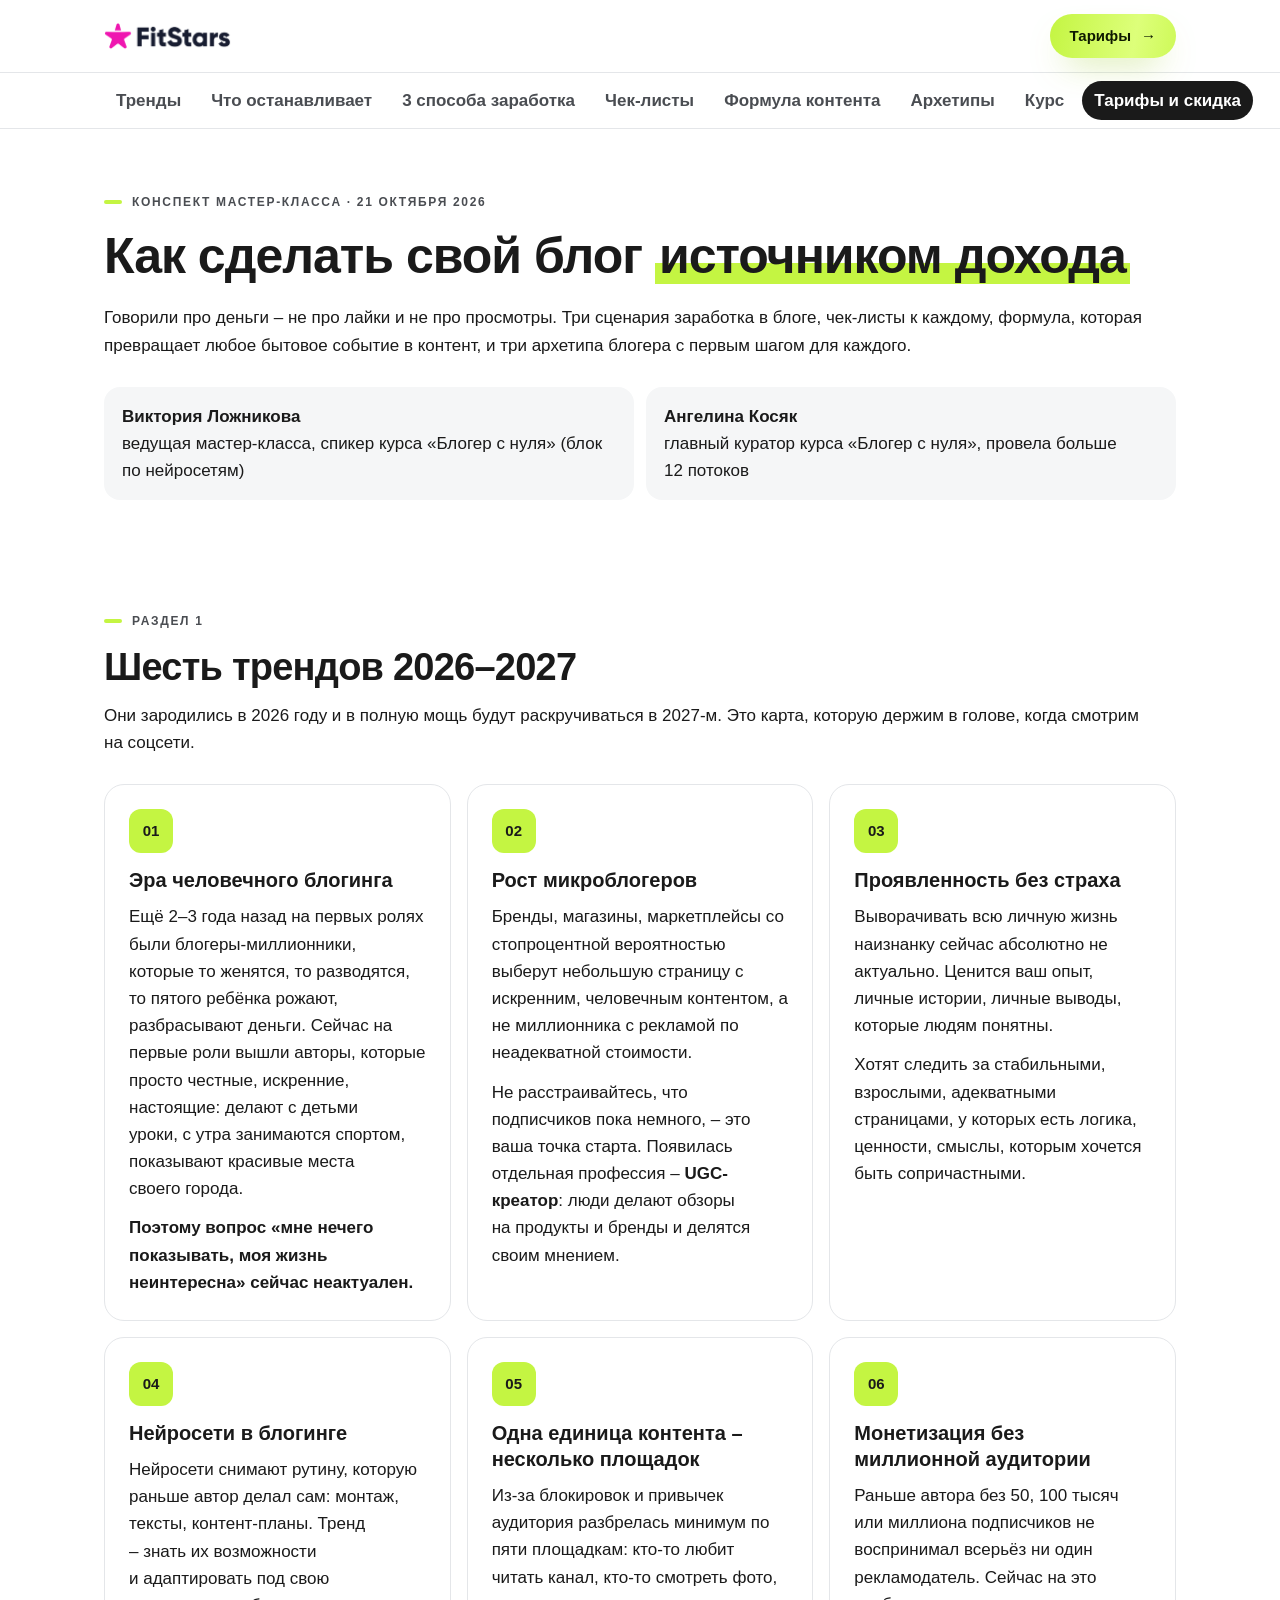
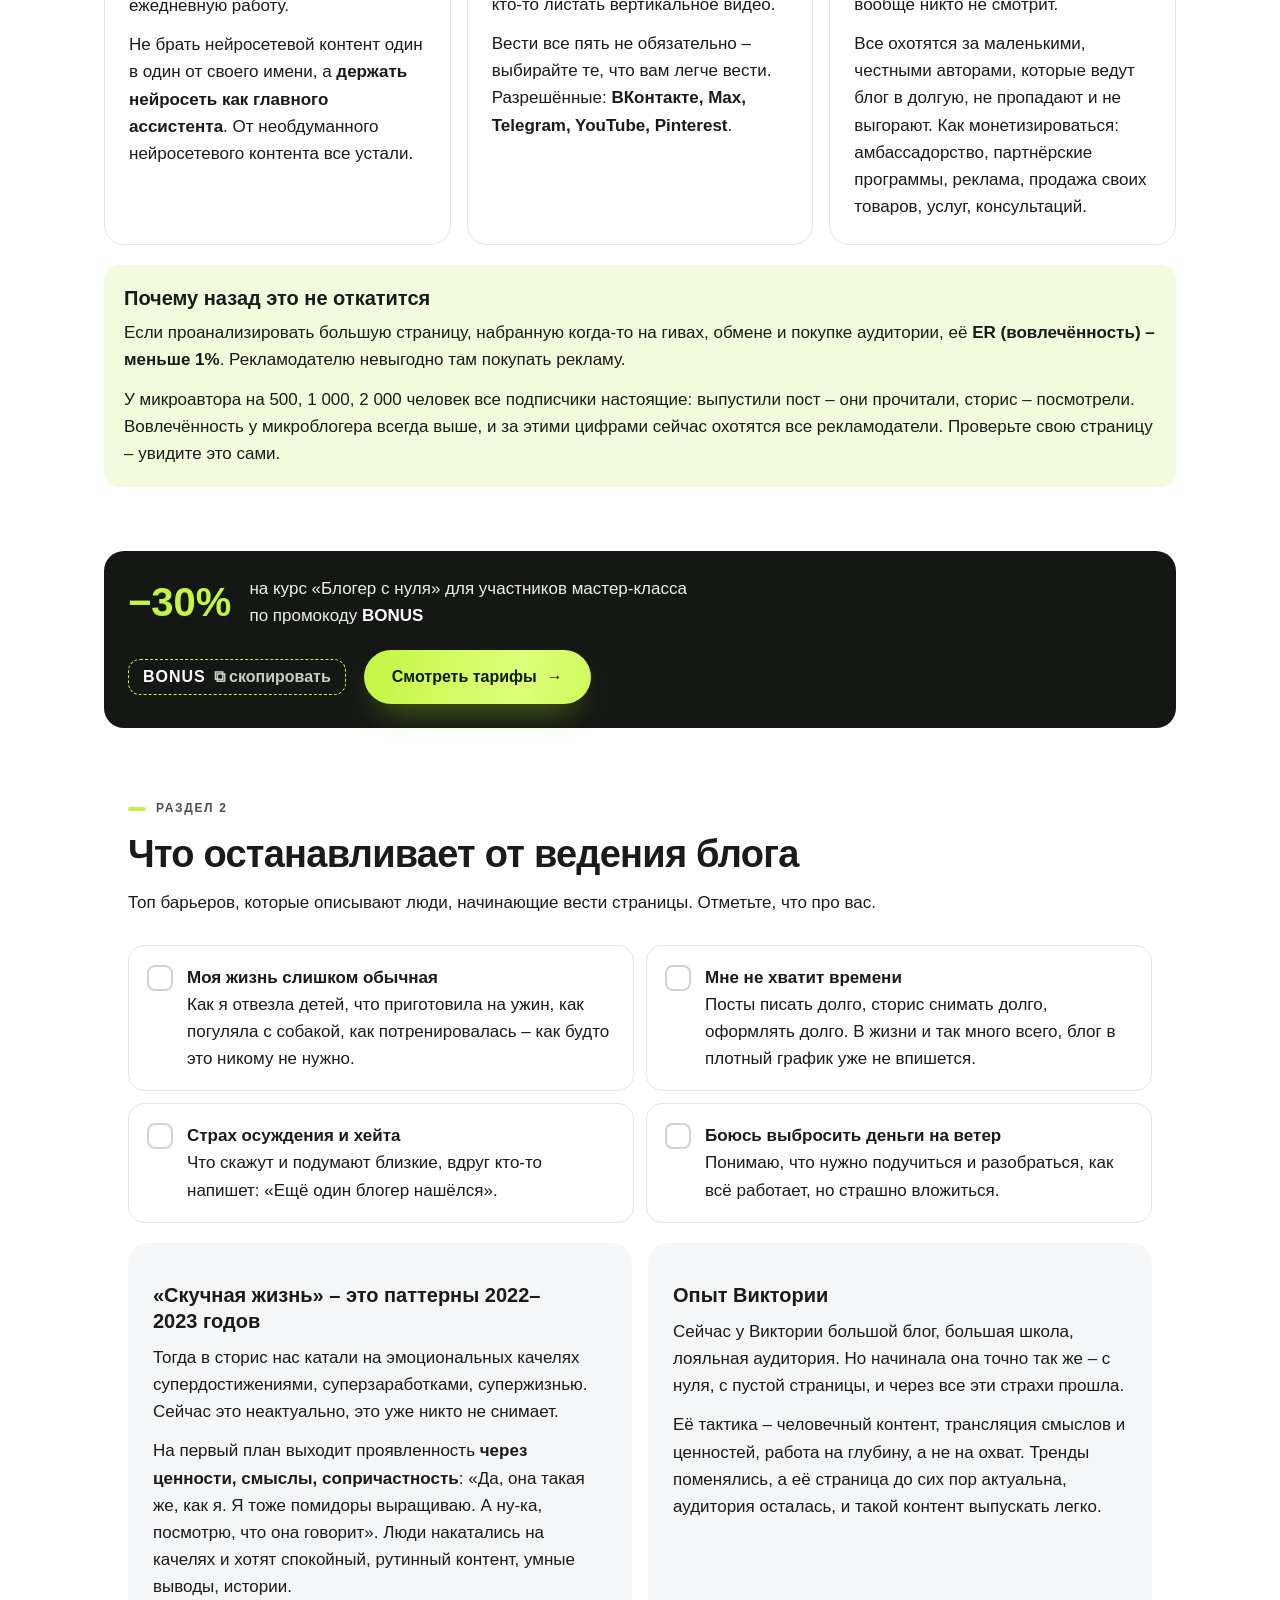
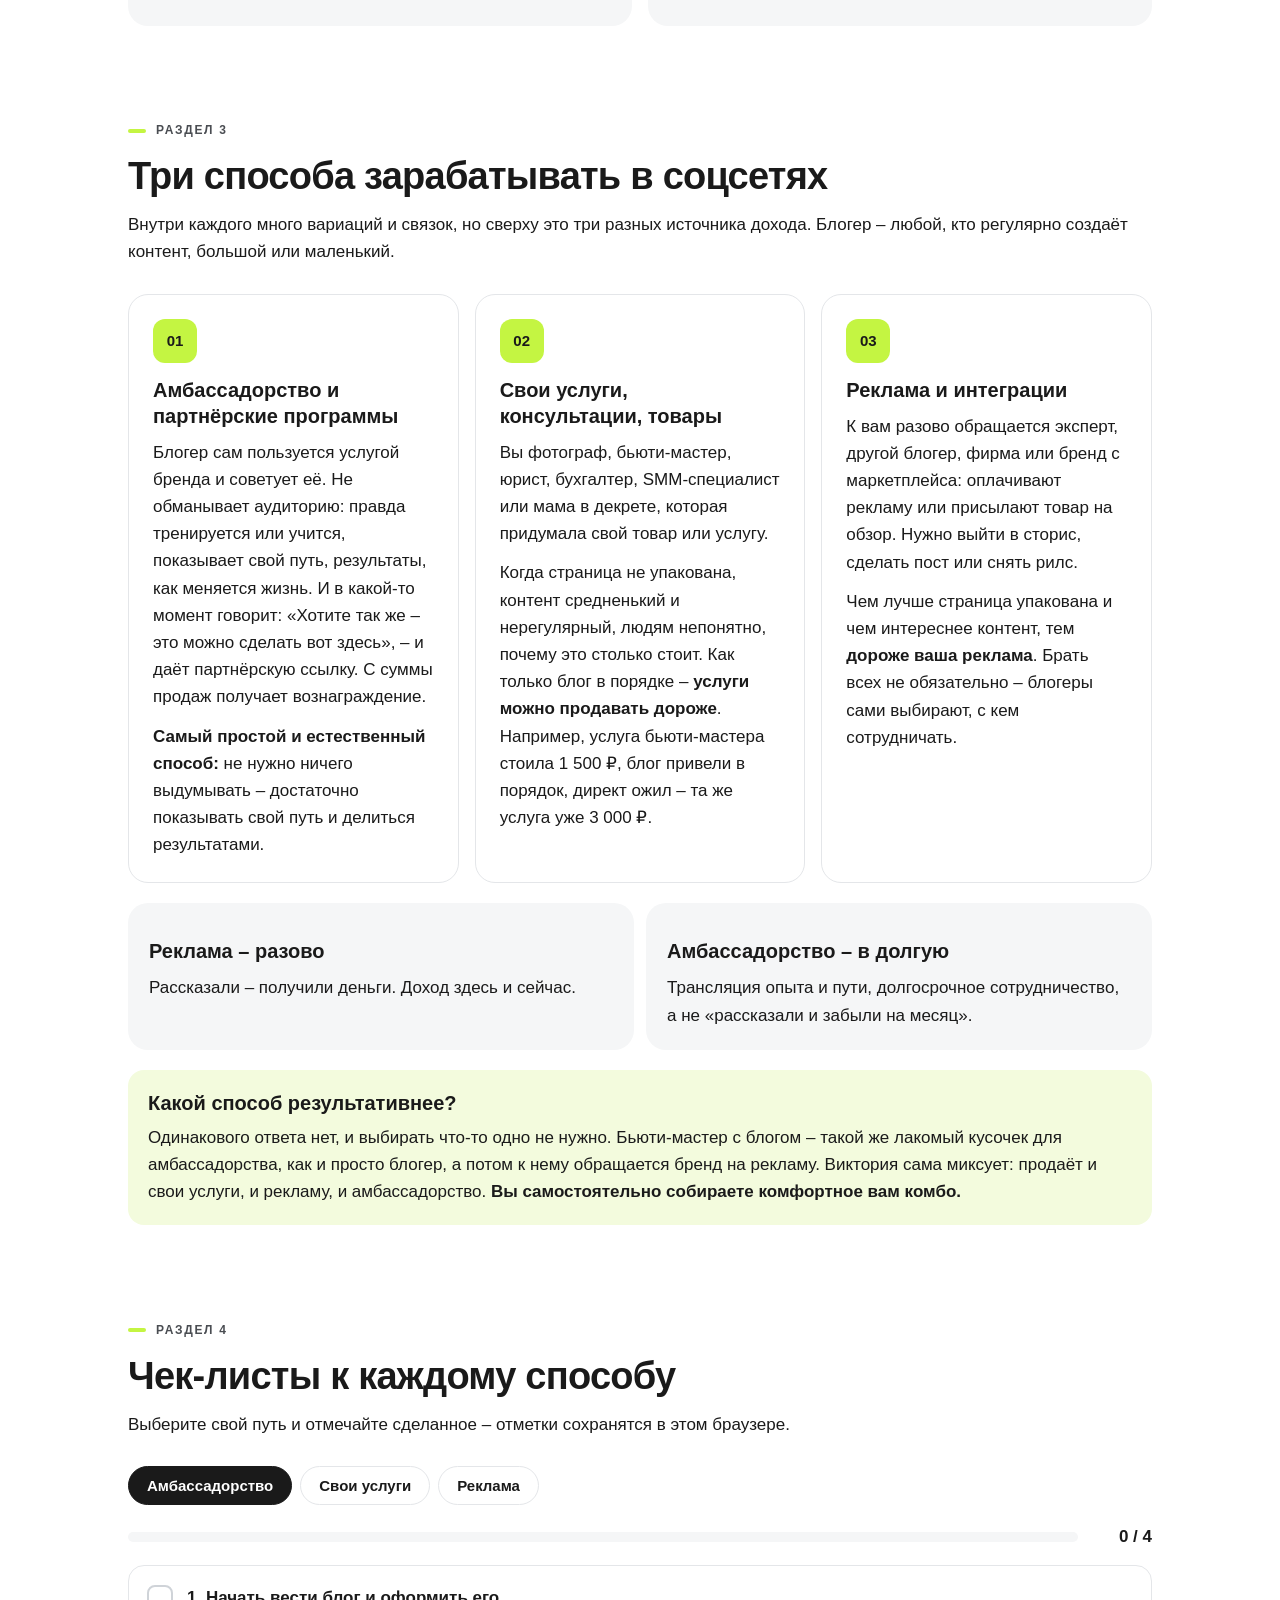
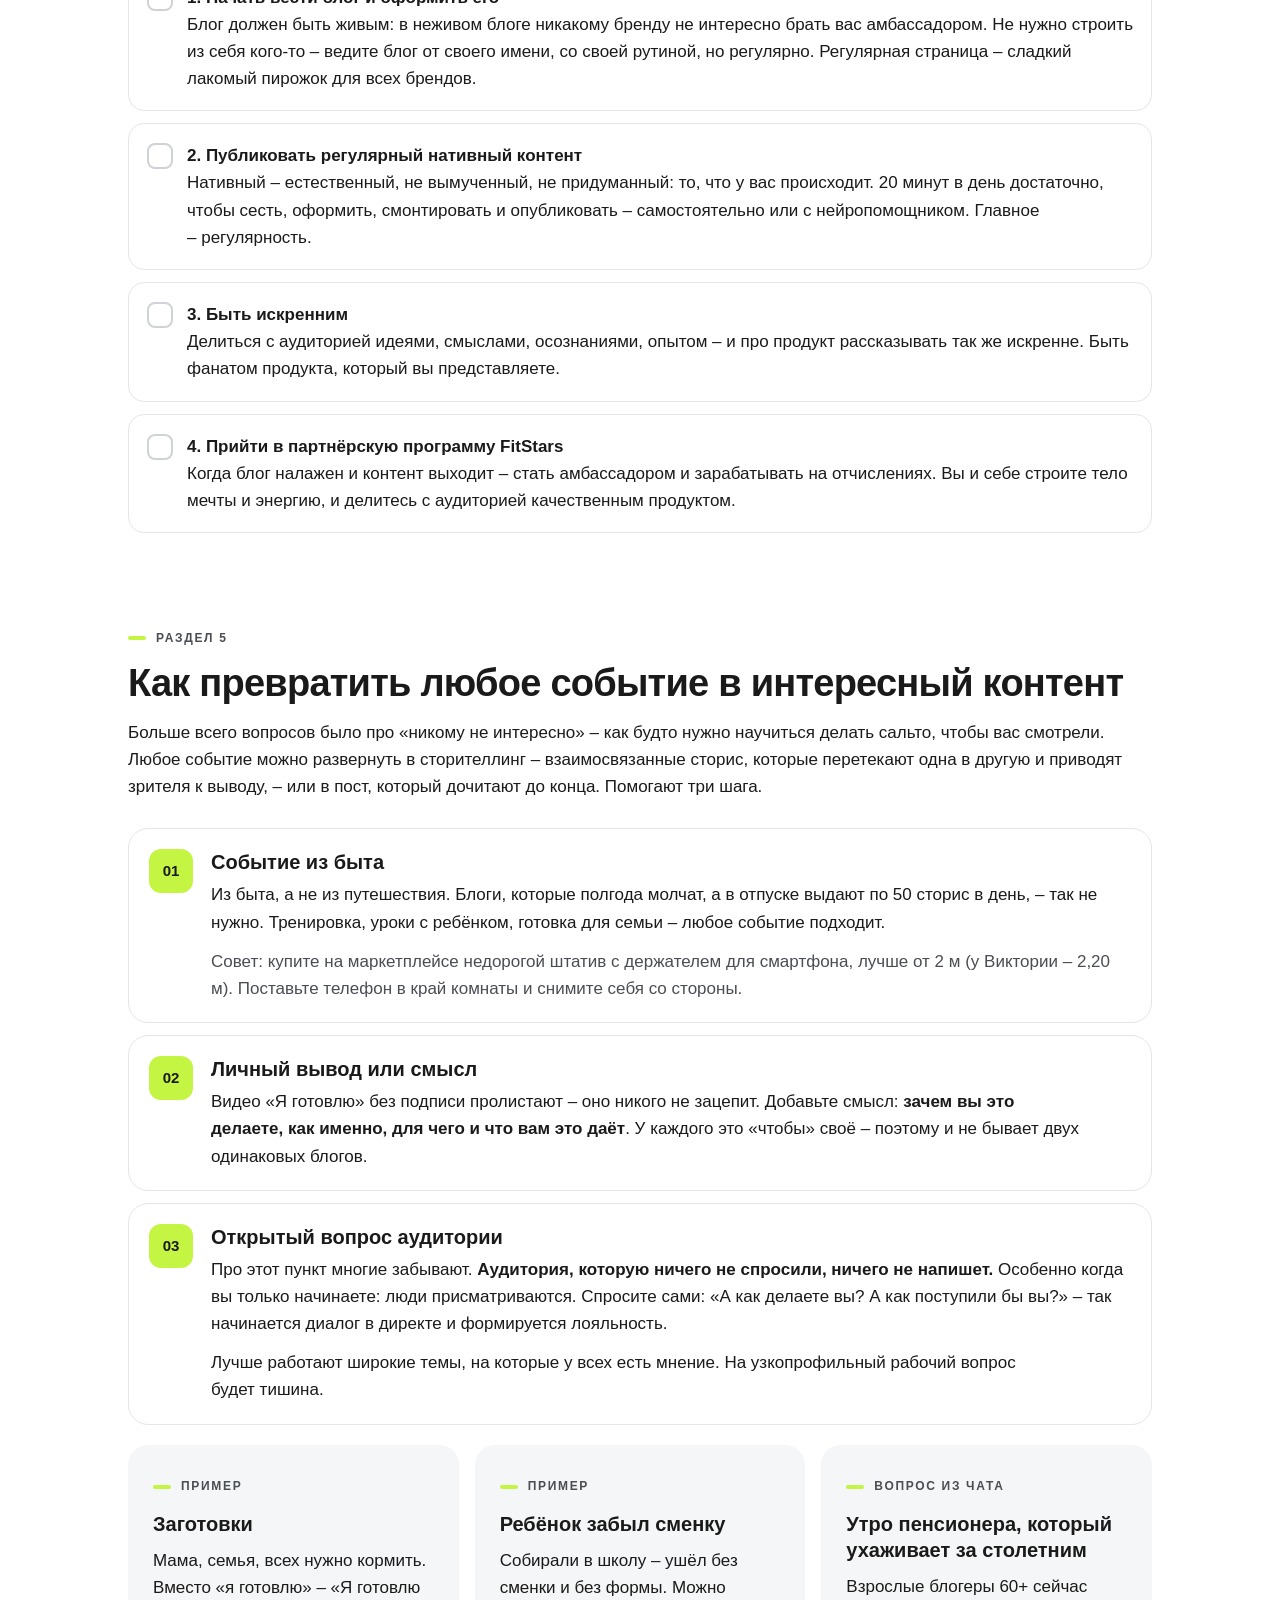
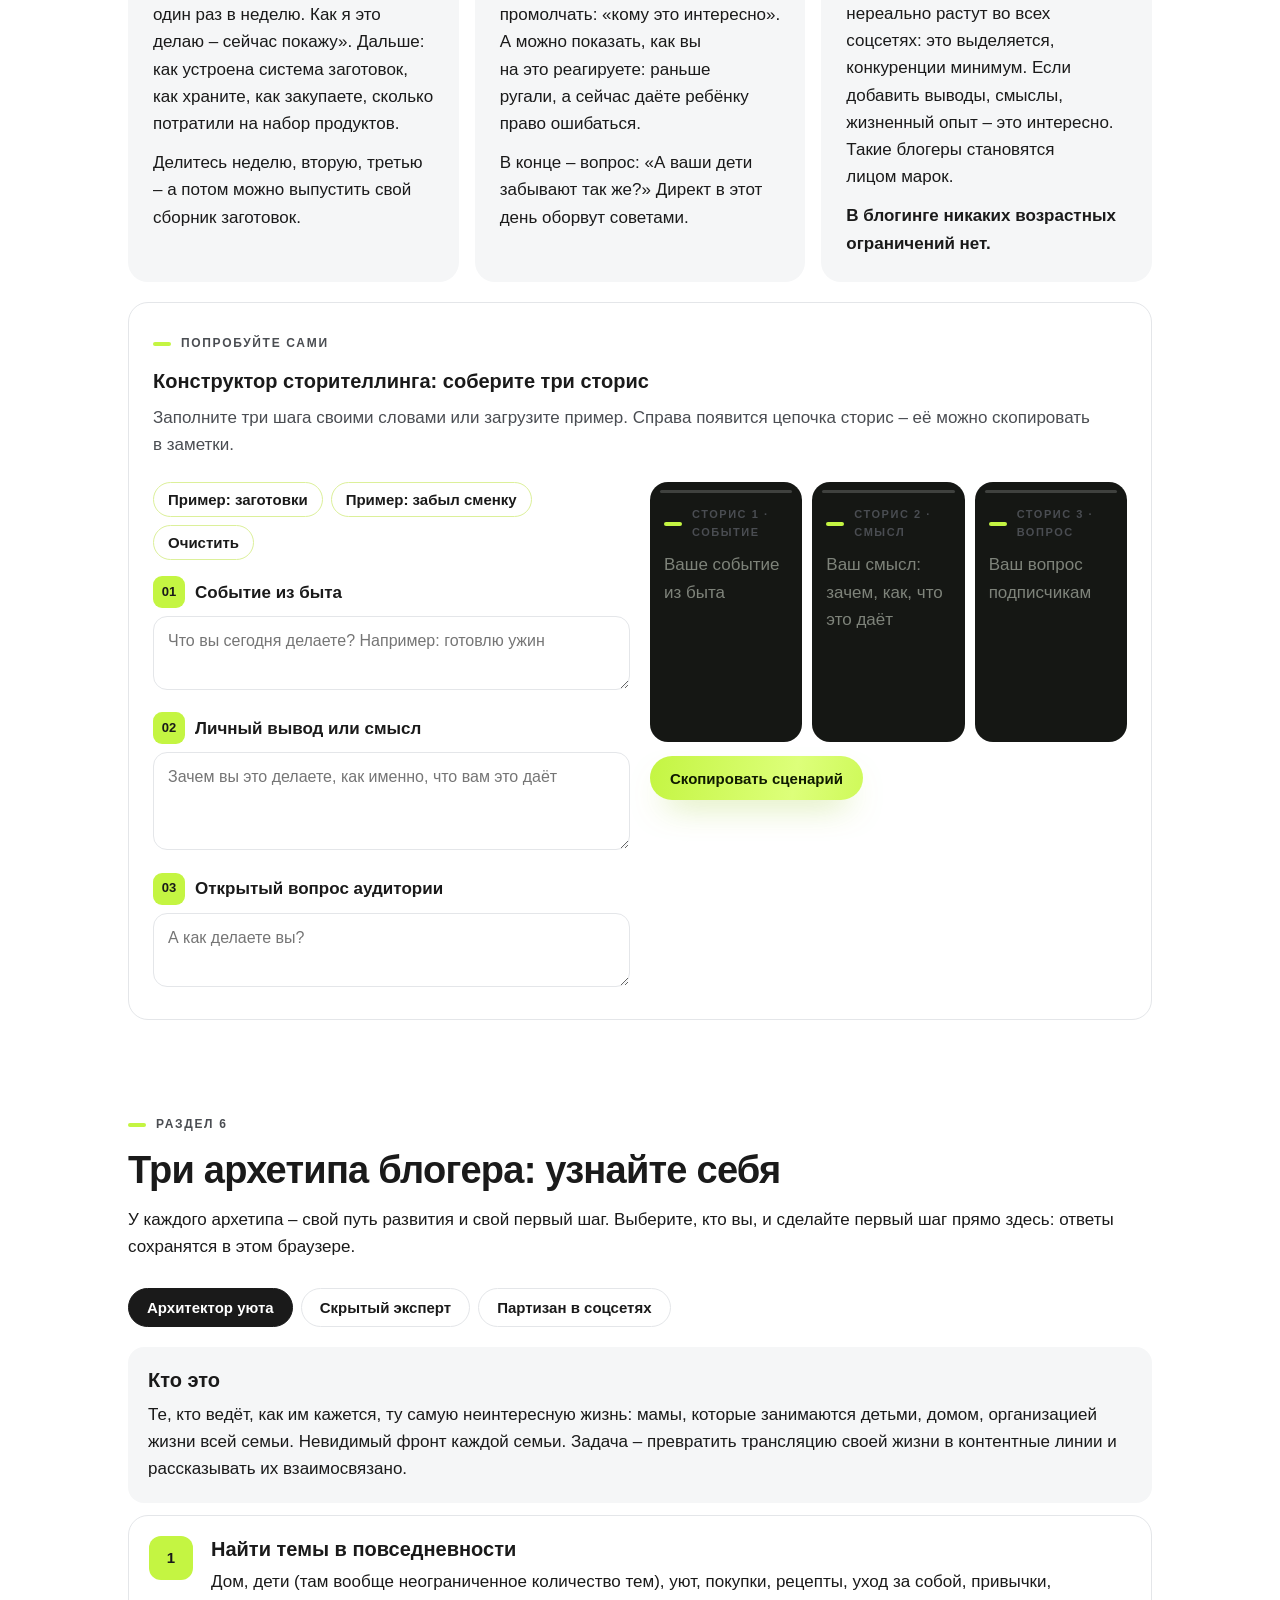
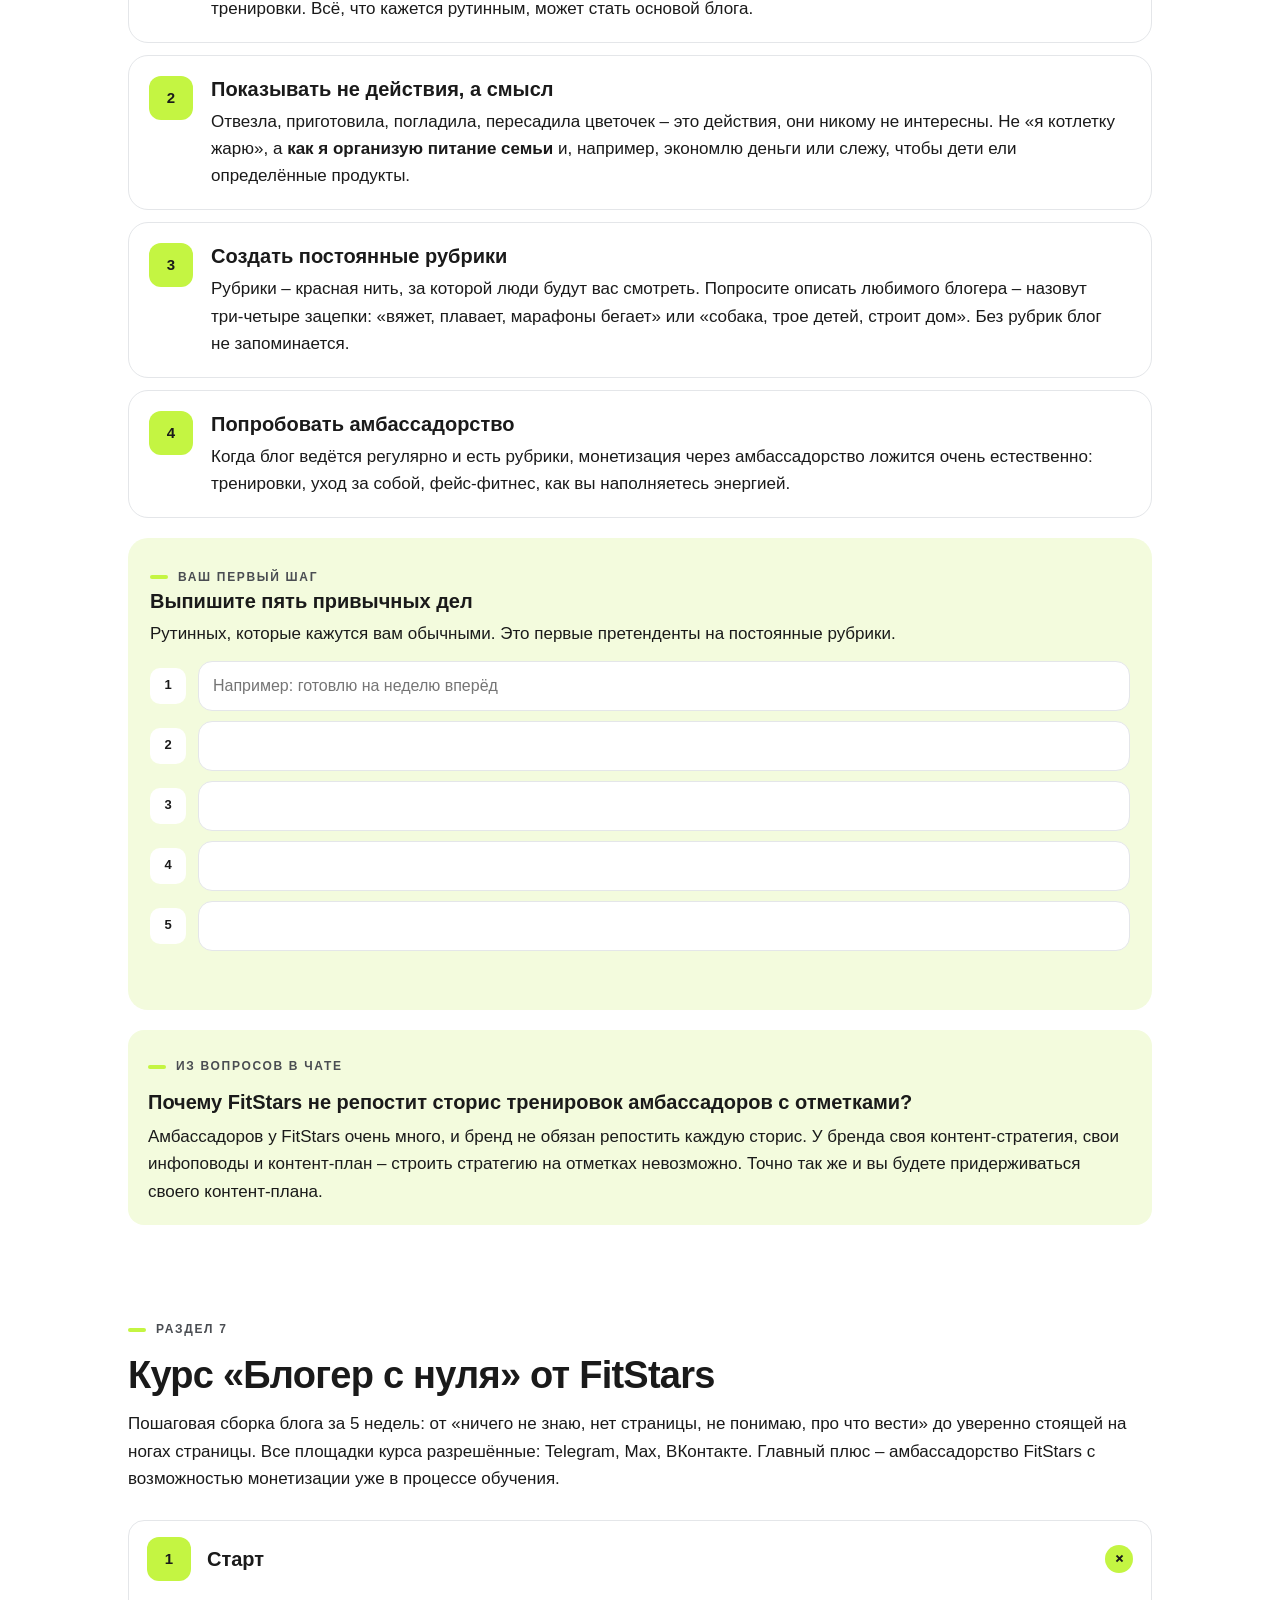
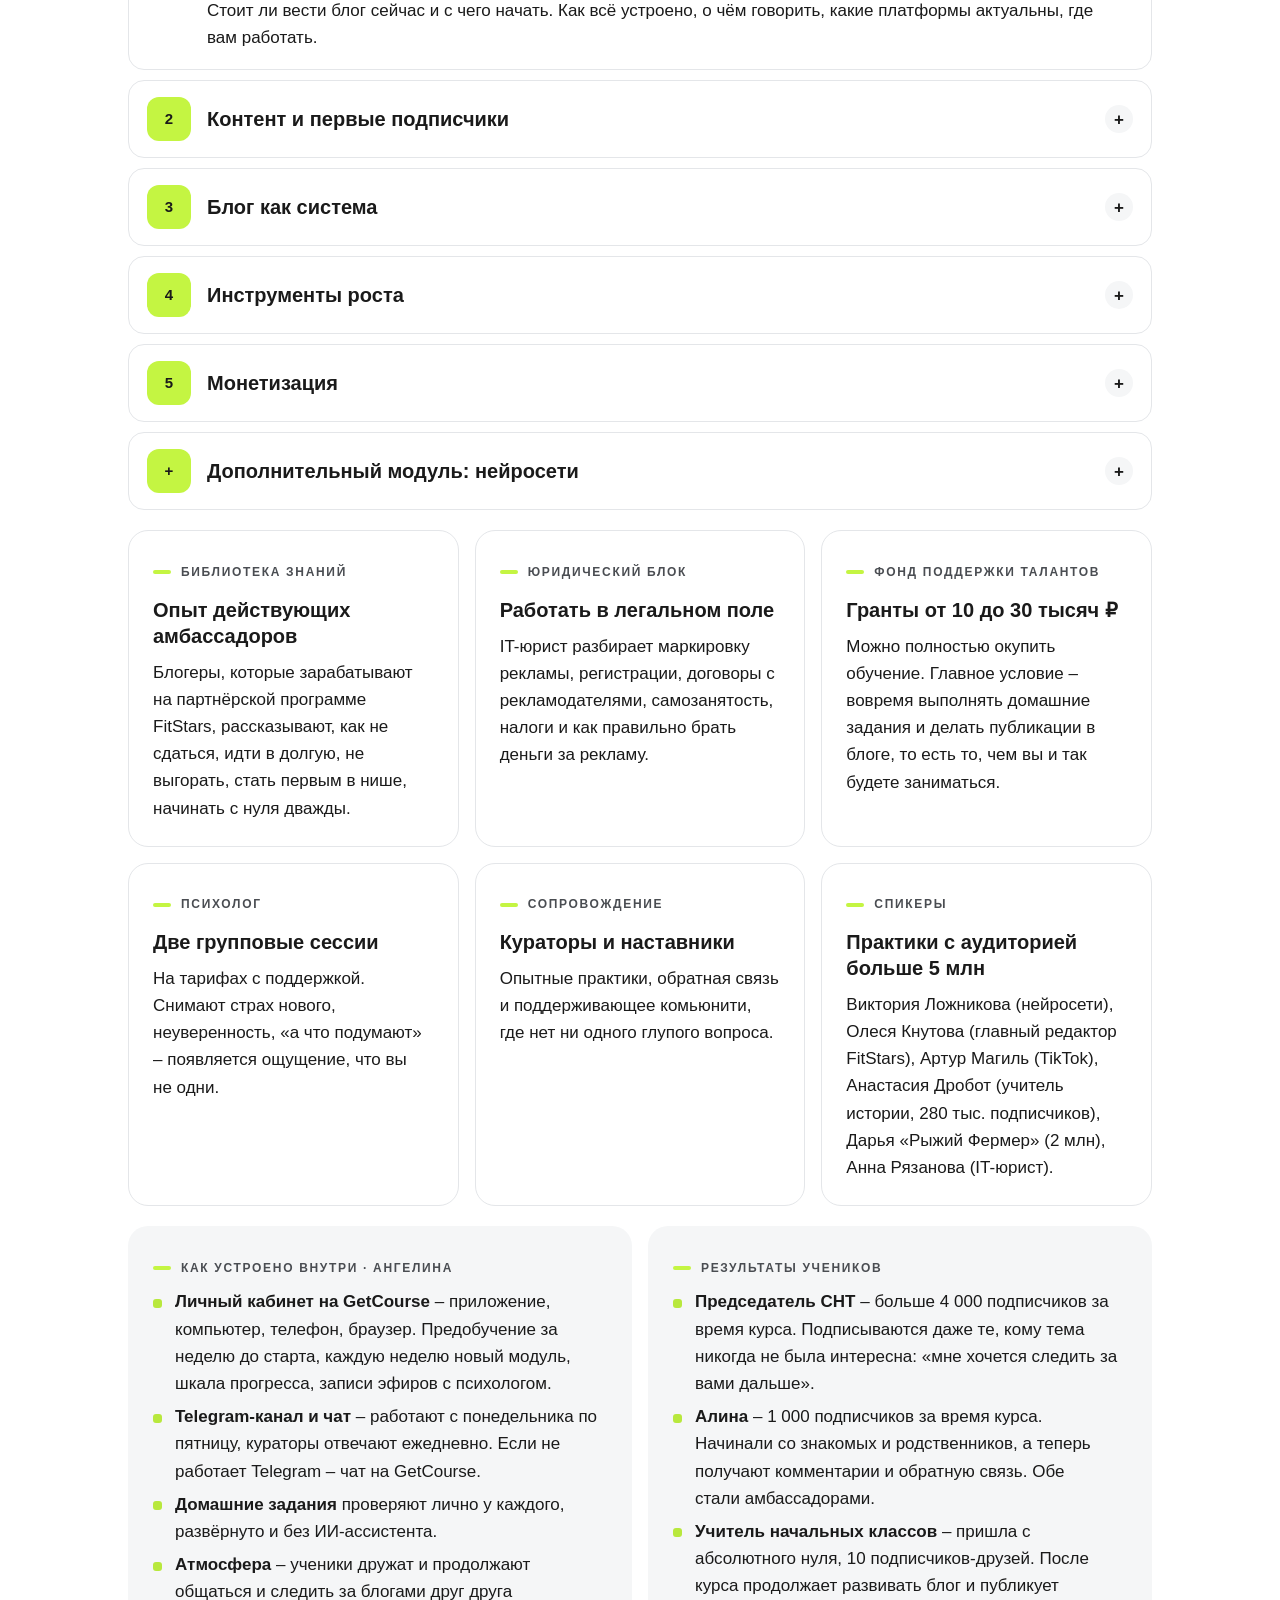
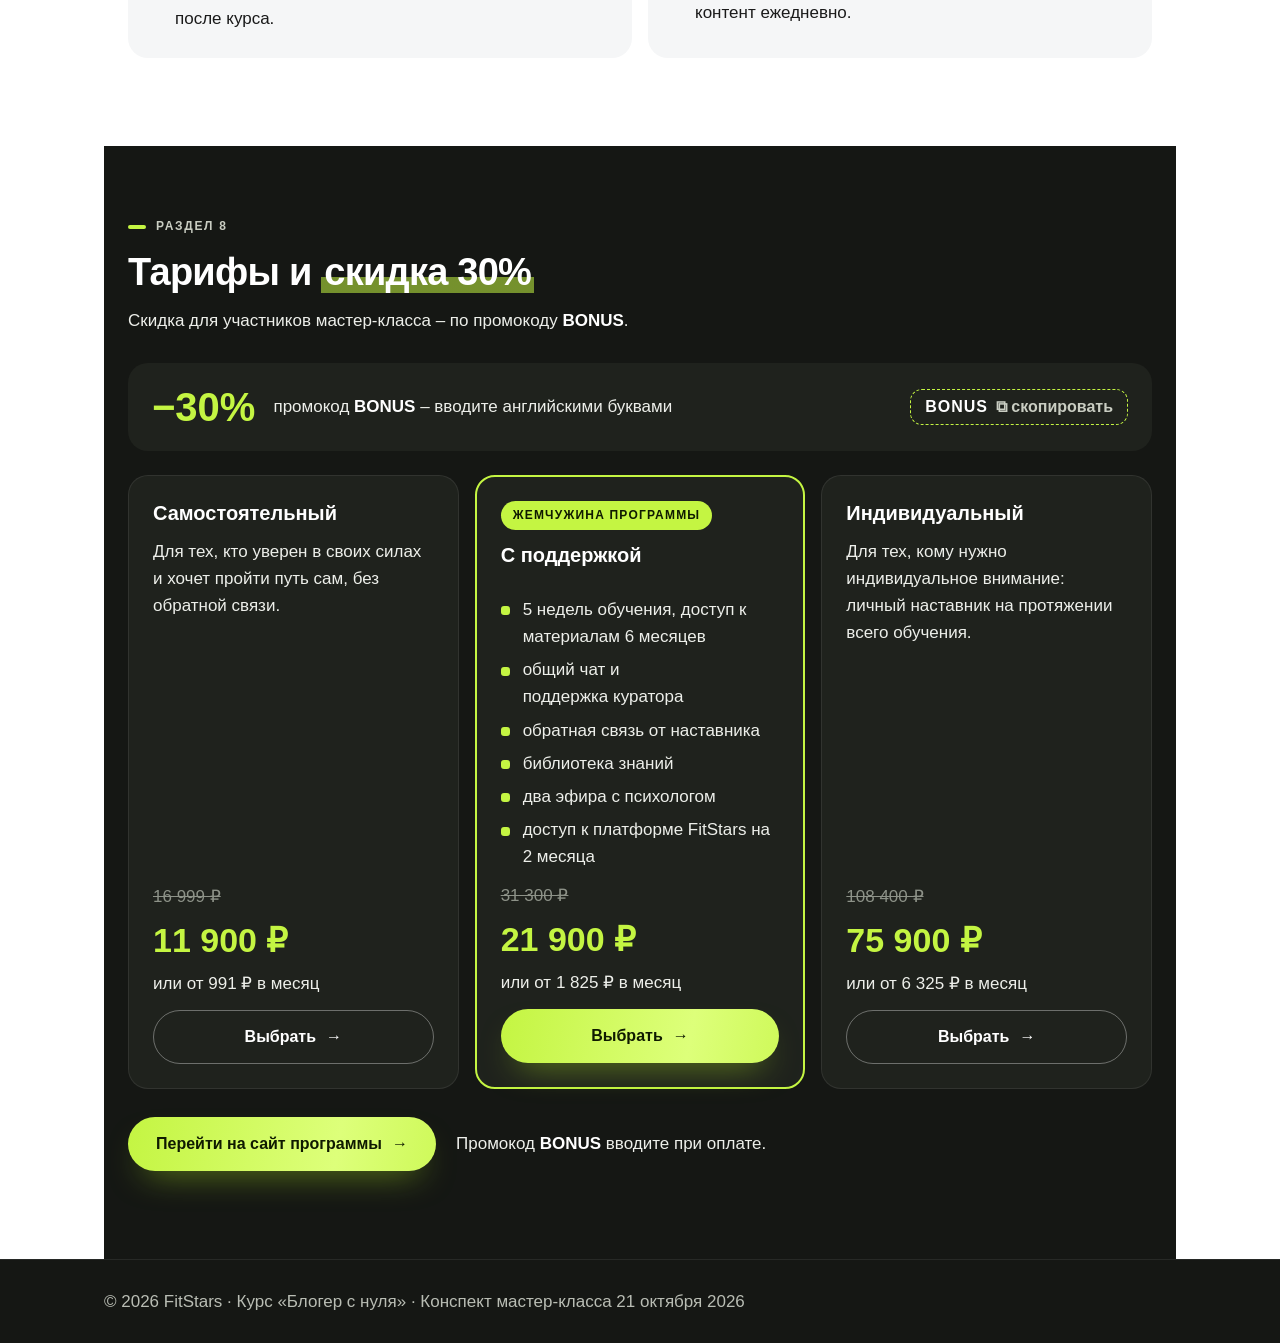
<file: konspekt-2110/index.html>
<!DOCTYPE html>
<html lang="ru">
<head>
<meta charset="UTF-8">
<meta name="viewport" content="width=device-width, initial-scale=1">
<title>Конспект мастер-класса «Блогер с нуля» – 21 октября</title>
<meta name="description" content="Конспект мастер-класса FitStars «Как сделать свой блог источником дохода»: тренды, три способа заработка, чек-листы, формула контента и архетипы блогеров.">
<meta name="robots" content="noindex, nofollow">
<meta property="og:title" content="Конспект мастер-класса «Блогер с нуля» – 21 октября">
<meta property="og:description" content="Тренды, три способа заработка, чек-листы, формула контента и архетипы. Для участников – скидка 30% по промокоду BONUS.">
<link rel="preload" href="https://mk.bloggerboost.ru/blog-v-dohod/fonts/manrope-cyrillic.woff2" as="font" type="font/woff2" crossorigin>
<link rel="preload" href="https://mk.bloggerboost.ru/blog-v-dohod/fonts/unbounded-cyrillic.woff2" as="font" type="font/woff2" crossorigin>
<script>document.documentElement.classList.add('js')</script>
<style>
@font-face{font-family:'Manrope';font-style:normal;font-weight:400 800;font-display:swap;
  src:url(https://mk.bloggerboost.ru/blog-v-dohod/fonts/manrope-cyrillic.woff2) format('woff2');
  unicode-range:U+0301,U+0400-045F,U+0490-0491,U+04B0-04B1,U+2116}
@font-face{font-family:'Manrope';font-style:normal;font-weight:400 800;font-display:swap;
  src:url(https://mk.bloggerboost.ru/blog-v-dohod/fonts/manrope-latin.woff2) format('woff2');
  unicode-range:U+0000-00FF,U+0131,U+0152-0153,U+02BB-02BC,U+02C6,U+02DA,U+02DC,U+0304,U+0308,U+0329,U+2000-206F,U+20AC,U+2122,U+2191,U+2193,U+2212,U+2215,U+FEFF,U+FFFD}
@font-face{font-family:'Unbounded';font-style:normal;font-weight:600 800;font-display:swap;
  src:url(https://mk.bloggerboost.ru/blog-v-dohod/fonts/unbounded-cyrillic.woff2) format('woff2');
  unicode-range:U+0301,U+0400-045F,U+0490-0491,U+04B0-04B1,U+2116}
@font-face{font-family:'Unbounded';font-style:normal;font-weight:600 800;font-display:swap;
  src:url(https://mk.bloggerboost.ru/blog-v-dohod/fonts/unbounded-latin.woff2) format('woff2');
  unicode-range:U+0000-00FF,U+0131,U+0152-0153,U+02BB-02BC,U+02C6,U+02DA,U+02DC,U+0304,U+0308,U+0329,U+2000-206F,U+20AC,U+2122,U+2191,U+2193,U+2212,U+2215,U+FEFF,U+FFFD}

/* ============================================================
   КОНСПЕКТ МК 21.10 – кит FitStars «Блогер с нуля» (как лендинг МК)
   Белый и графит, салатовый – только кнопки и маркеры.
   ТИПОГРАФИЧЕСКАЯ ШКАЛА – 4 роли (канон B2)
   Р1 Заголовок     Unbounded 800 – hero (--h1) и разделы (--h2)
   Р2 Подзаголовок  Manrope 700, 20px – заголовки карточек и шагов
   Р3 Текст         Manrope 500, 17px – всё остальное, один цвет
   Р4 Метка         Manrope 700, 12px, CAPS, разрядка
   Выделение – только жирностью и салатовым маркером. Курсива нет.
   Крупные цифры (номера, цены) – декоративные, ролями не считаются.
   Один левый край: цифра у края → отступ → текст; плашки вместо сдвига.
   ============================================================ */
:root{
  --ink:#1A1A1A;--ink-2:#4A4D52;--ink-3:#8A8E94;
  --accent:#C4F542;--accent-strong:#B8E83D;--accent-ink:#0F1A00;--accent-wash:#F3FBDD;--accent-line:#DCF09A;
  --line:#E4E6E9;--wash:#F5F6F7;--dark:#151714;--dark-2:#1F221D;
  --radius:20px;--maxw:1120px;
  --h1:clamp(30px,4.2vw,50px);--h2:clamp(26px,3.2vw,38px);
  --sub:20px;--text:17px;--label:12px;
}
*{box-sizing:border-box;margin:0;padding:0}
html{scroll-behavior:smooth;scroll-padding-top:140px}
body{font-family:'Manrope',-apple-system,BlinkMacSystemFont,'Segoe UI',sans-serif;font-size:var(--text);line-height:1.6;
  color:var(--ink);font-weight:500;background:#fff;-webkit-font-smoothing:antialiased;text-wrap:pretty}
.wrap{max-width:var(--maxw);margin:0 auto;padding-left:24px;padding-right:24px}
h1,h2{font-family:'Unbounded',sans-serif;font-weight:800;letter-spacing:-.02em;line-height:1.12;text-wrap:balance}
h1{font-size:var(--h1)}
h2{font-size:var(--h2)}
h3{font-size:var(--sub);font-weight:700;line-height:1.3}
p+p{margin-top:12px}
b,strong{font-weight:700}
a{color:inherit}
.mark{background:linear-gradient(transparent 62%,var(--accent) 62%);padding:0 .08em;box-decoration-break:clone;-webkit-box-decoration-break:clone}
.band-dark .mark{background:linear-gradient(transparent 62%,rgba(196,245,66,.55) 62%)}
.nw{white-space:nowrap}
:focus-visible{outline:2.5px solid var(--accent-strong);outline-offset:3px;border-radius:6px}
.label{font-weight:700;font-size:var(--label);letter-spacing:.14em;text-transform:uppercase;color:var(--ink-2);
  display:inline-flex;align-items:center;gap:10px}
.label::before{content:"";width:18px;height:4px;border-radius:2px;background:var(--accent);flex-shrink:0}
.band-dark .label{color:#C9CDC2}
.muted{color:var(--ink-2)}

/* reveal */
.js .reveal{opacity:0;transform:translateY(18px);transition:opacity .6s ease,transform .6s cubic-bezier(.2,.7,.2,1)}
.js .reveal.in{opacity:1;transform:none}
@media (prefers-reduced-motion:reduce){*{transition:none!important;animation:none!important;scroll-behavior:auto!important}.js .reveal{opacity:1;transform:none}}

/* кнопки */
.btn{display:inline-flex;align-items:center;justify-content:center;gap:10px;cursor:pointer;border:none;font-family:inherit;
  font-weight:700;font-size:16px;min-height:54px;padding:0 28px;border-radius:999px;text-decoration:none;text-align:center;
  background:linear-gradient(100deg,#C4F542 0%,#DDFF7A 30%,#C4F542 55%,#B8E83D 80%,#C4F542 100%);background-size:230% 100%;
  animation:btnflow 5s ease-in-out infinite;color:var(--accent-ink);box-shadow:0 16px 34px -16px rgba(150,200,30,.7);
  transition:transform .18s ease,box-shadow .18s ease}
@keyframes btnflow{0%{background-position:0% 50%}50%{background-position:100% 50%}100%{background-position:0% 50%}}
.btn:hover{transform:translateY(-2px)}
.btn-sm{min-height:44px;font-size:15px;padding:0 20px}
.btn-ghost{animation:none;background:transparent;color:var(--ink);border:1.5px solid #CFD3D8;box-shadow:none}
.btn-ghost:hover{background:var(--wash);transform:none}
.band-dark .btn-ghost{color:#fff;border-color:rgba(255,255,255,.35)}
.band-dark .btn-ghost:hover{background:rgba(255,255,255,.08);border-color:var(--accent)}

/* шапка */
.hdr{position:sticky;top:0;z-index:50;background:rgba(255,255,255,.9);backdrop-filter:blur(14px);border-bottom:1px solid var(--line)}
.hdr-in{display:flex;align-items:center;justify-content:space-between;gap:16px;min-height:72px;padding-top:8px;padding-bottom:8px}
.brand-logo{height:28px;width:auto;display:block}
.hdr-promo{display:flex;align-items:center;gap:12px;flex-wrap:wrap;justify-content:flex-end}
.hdr-promo .txt{font-weight:600;color:var(--ink-2)}
.code{display:inline-flex;align-items:center;gap:8px;font-family:inherit;font-weight:800;letter-spacing:.06em;cursor:pointer;
  border:1.5px dashed var(--ink);background:var(--accent-wash);color:var(--ink);border-radius:12px;padding:8px 14px;font-size:16px}
.code:hover{background:var(--accent)}
.code .ic{font-weight:600;letter-spacing:0;color:var(--ink-2)}
.toc-bar{border-top:1px solid var(--line);overflow-x:auto;scrollbar-width:none}
.toc-bar::-webkit-scrollbar{display:none}
.toc-in{display:flex;gap:6px;padding-top:8px;padding-bottom:8px;white-space:nowrap}
.toc-in a{text-decoration:none;font-weight:600;color:var(--ink-2);padding:6px 12px;border-radius:999px;transition:background .15s ease,color .15s ease}
.toc-in a:hover{background:var(--wash);color:var(--ink)}
.toc-in a.on{background:var(--ink);color:#fff}

/* hero */
.hero{padding-top:56px;padding-bottom:40px}
.hero h1{margin-top:16px}
.hero .lead{margin-top:20px}
.people{display:grid;grid-template-columns:repeat(2,minmax(0,1fr));gap:12px;margin-top:28px}
.person{background:var(--wash);border-radius:16px;padding:16px 18px}
.person b{display:block}
.promo-plate{margin-top:28px;background:var(--dark);color:#EDEFEA;border-radius:var(--radius);padding:24px;
  display:flex;align-items:center;justify-content:space-between;gap:20px;flex-wrap:wrap}
.promo-plate .big{font-family:'Unbounded',sans-serif;font-weight:800;font-size:clamp(28px,4vw,40px);color:var(--accent);line-height:1}
.promo-plate .row{display:flex;align-items:center;gap:18px;flex-wrap:wrap}
.promo-plate .code{background:transparent;color:#fff;border-color:var(--accent)}
.promo-plate .code:hover{background:rgba(196,245,66,.15)}
.promo-plate .code .ic{color:#C9CDC2}
.promo-plate b{color:#fff}
.promo-break{padding-top:40px}
.promo-break .promo-plate{margin-top:0}

/* секции */
.sec{padding-top:64px;padding-bottom:24px}
.sec-head{margin-bottom:28px}
.sec-head h2{margin-top:14px}
.sec-head p{margin-top:14px}
.num{font-family:'Unbounded',sans-serif;font-weight:800;color:var(--ink);font-size:15px;
  min-width:44px;height:44px;border-radius:12px;background:var(--accent);display:inline-flex;align-items:center;justify-content:center;flex-shrink:0}

.grid{display:grid;gap:16px}
.g2{grid-template-columns:repeat(2,minmax(0,1fr))}
.g3{grid-template-columns:repeat(3,minmax(0,1fr))}
.card{border:1px solid var(--line);border-radius:var(--radius);padding:24px;background:#fff}
.card h3{margin-top:14px;margin-bottom:10px}
.card.wash{background:var(--wash);border-color:transparent}
.plate{background:var(--accent-wash);border-radius:16px;padding:20px;margin-top:20px}
.plate.grey{background:var(--wash)}
.plate h3{margin-bottom:8px}
.quote{border-radius:16px;padding:20px;background:var(--wash);margin-top:16px}
.quote b{display:block;margin-top:8px}
ul.dots{list-style:none;margin-top:10px}
ul.dots li{position:relative;padding-left:22px;margin-top:6px}
ul.dots li::before{content:"";position:absolute;left:0;top:.62em;width:9px;height:9px;border-radius:3px;background:var(--accent-strong)}

/* шаги: цифра у края → отступ → текст */
.steps{display:grid;gap:12px}
.step{display:flex;gap:18px;align-items:flex-start;border:1px solid var(--line);border-radius:var(--radius);padding:20px}
.step h3{margin-bottom:6px}
.step-body{flex:1;min-width:0}

/* барьеры */
.barriers{display:grid;grid-template-columns:repeat(2,minmax(0,1fr));gap:12px}
.chk{display:flex;gap:14px;align-items:flex-start;border:1.5px solid var(--line);border-radius:16px;padding:18px;cursor:pointer;
  transition:border-color .15s ease,background .15s ease;user-select:none}
.chk:hover{border-color:#CFD3D8}
.chk input{position:absolute;opacity:0;pointer-events:none}
.box{width:26px;height:26px;border-radius:8px;border:2px solid #CFD3D8;flex-shrink:0;display:flex;align-items:center;justify-content:center;
  transition:background .15s ease,border-color .15s ease;margin-top:1px}
.box::after{content:"";width:11px;height:6px;border-left:2.5px solid var(--accent-ink);border-bottom:2.5px solid var(--accent-ink);
  transform:rotate(-45deg) translate(1px,-1px);opacity:0}
.chk.on{border-color:var(--accent-strong);background:var(--accent-wash)}
.chk.on .box{background:var(--accent);border-color:var(--accent-strong)}
.chk.on .box::after{opacity:1}
.chk-txt b{display:block}
.answer{display:none;margin-top:16px}
.answer.show{display:block}

/* табы */
.tabs{display:flex;gap:8px;flex-wrap:wrap;margin-bottom:18px}
.tab{font-family:inherit;font-weight:700;font-size:15px;cursor:pointer;border:1.5px solid var(--line);background:#fff;color:var(--ink);
  border-radius:999px;padding:10px 18px;transition:background .15s ease,border-color .15s ease}
.tab:hover{border-color:#CFD3D8}
.tab[aria-selected="true"]{background:var(--ink);color:#fff;border-color:var(--ink)}
.panel[hidden]{display:none}
.progress{display:flex;align-items:center;gap:14px;margin-bottom:14px}
.bar{flex:1;height:10px;border-radius:999px;background:var(--wash);overflow:hidden}
.bar i{display:block;height:100%;width:0;background:var(--accent);border-radius:999px;transition:width .3s ease}
.progress span{font-weight:700;min-width:60px;text-align:right}
.done-note{display:none;margin-top:14px}
.done-note.show{display:block}

/* сравнение */
.vs{display:grid;grid-template-columns:repeat(2,minmax(0,1fr));gap:12px;margin-top:20px}
.vs .card{padding:20px}

/* конструктор */
.builder{display:grid;grid-template-columns:minmax(0,1fr) minmax(0,1fr);gap:20px;margin-top:24px;align-items:start}
.field{margin-top:14px}
.field:first-of-type{margin-top:0}
.field label{display:flex;align-items:center;gap:10px;font-weight:700;margin-bottom:8px}
.field .num{min-width:32px;height:32px;font-size:13px;border-radius:9px}
textarea,input[type=text]{width:100%;font-family:inherit;font-size:16px;font-weight:500;color:var(--ink);border:1.5px solid var(--line);
  border-radius:14px;padding:12px 14px;background:#fff;resize:vertical;line-height:1.5}
textarea:focus,input[type=text]:focus{outline:none;border-color:var(--accent-strong);box-shadow:0 0 0 3px var(--accent-wash)}
.presets{display:flex;gap:8px;flex-wrap:wrap;margin-bottom:16px}
.stories{display:grid;grid-template-columns:repeat(3,minmax(0,1fr));gap:10px}
.story{background:var(--dark);color:#EDEFEA;border-radius:18px;padding:16px 14px;min-height:260px;display:flex;flex-direction:column;gap:10px;position:relative;overflow:hidden}
.story::before{content:"";position:absolute;top:8px;left:10px;right:10px;height:3px;border-radius:2px;background:rgba(255,255,255,.18)}
.story .label{margin-top:8px;font-size:11px}
.story p{white-space:pre-wrap;overflow-wrap:anywhere}
.story.empty p{color:#7E837A}
.builder-actions{display:flex;gap:10px;flex-wrap:wrap;margin-top:14px}

/* архетипы */
.arch-intro{margin-bottom:6px}
.arch-panel .grid{margin-top:4px}
.hw{margin-top:20px;background:var(--accent-wash);border-radius:var(--radius);padding:22px}
.hw h3{margin-bottom:6px}
.hw-list{display:grid;gap:10px;margin-top:14px}
.hw-row{display:flex;gap:12px;align-items:center}
.hw-row .num{min-width:36px;height:36px;font-size:13px;border-radius:10px;background:#fff}
.chips{display:flex;gap:8px;flex-wrap:wrap;margin-top:12px}
.chip{font-family:inherit;font-size:15px;font-weight:600;cursor:pointer;border:1.5px solid var(--accent-line);background:#fff;color:var(--ink);
  border-radius:999px;padding:8px 14px}
.chip[aria-pressed="true"]{background:var(--ink);color:#fff;border-color:var(--ink)}
.mt12{margin-top:12px}.mt20{margin-top:20px}.mt36{margin-top:36px}.chk-white{background:#fff}
.saved{margin-top:10px;color:var(--ink-2);min-height:1.6em}

/* модули */
details.mod{border:1px solid var(--line);border-radius:16px;background:#fff}
details.mod+details.mod{margin-top:10px}
details.mod summary{list-style:none;cursor:pointer;display:flex;gap:16px;align-items:center;padding:16px 18px}
details.mod summary::-webkit-details-marker{display:none}
details.mod summary h3{flex:1}
details.mod summary .pm{width:28px;height:28px;border-radius:50%;background:var(--wash);display:flex;align-items:center;justify-content:center;
  font-weight:700;flex-shrink:0;transition:transform .2s ease}
details.mod[open] summary .pm{transform:rotate(45deg);background:var(--accent)}
details.mod .mod-body{padding:0 18px 18px 78px}

/* тарифы */
.band-dark{background:var(--dark);color:#EDEFEA;margin-top:64px;padding-top:64px;padding-bottom:64px}
.band-dark h2,.band-dark h3,.band-dark b{color:#fff}
.band-dark .sec{padding-top:0}
.tariffs{display:grid;grid-template-columns:repeat(3,minmax(0,1fr));gap:16px}
.tariff{background:var(--dark-2);border:1px solid rgba(255,255,255,.08);border-radius:var(--radius);padding:24px;display:flex;flex-direction:column;gap:12px}
.tariff.best{border:2px solid var(--accent)}
.tariff .tag{align-self:flex-start;background:var(--accent);color:var(--accent-ink);font-weight:700;font-size:var(--label);letter-spacing:.1em;
  text-transform:uppercase;border-radius:999px;padding:5px 12px}
.price-old{text-decoration:line-through;color:#8D9288}
.price-new{font-family:'Unbounded',sans-serif;font-weight:800;font-size:34px;color:var(--accent);line-height:1.05}
.tariff ul.dots li::before{background:var(--accent)}
.tariff .grow{flex:1}
.site-cta{display:flex;align-items:center;gap:20px;flex-wrap:wrap;margin-top:28px}
.pay-steps{display:grid;grid-template-columns:repeat(2,minmax(0,1fr));gap:12px;margin-top:20px}
.pay-step{display:flex;gap:16px;align-items:flex-start;background:var(--dark-2);border-radius:16px;padding:18px}
.band-dark .plate{background:var(--dark-2)}
.band-dark .promo-plate{background:var(--dark-2);margin-top:0;margin-bottom:24px}

/* подвал */
.foot{background:var(--dark);color:#B9BDB4;padding-top:28px;padding-bottom:28px;border-top:1px solid rgba(255,255,255,.08)}
.foot a{color:#fff}

/* тост */
.toast{position:fixed;left:50%;bottom:24px;transform:translate(-50%,30px);opacity:0;pointer-events:none;background:var(--ink);color:#fff;
  font-weight:700;padding:12px 20px;border-radius:999px;transition:opacity .2s ease,transform .2s ease;z-index:200}
.toast.show{opacity:1;transform:translate(-50%,0)}

@media (max-width:900px){
  .g3,.tariffs{grid-template-columns:1fr}
  .builder{grid-template-columns:1fr}
}
@media (max-width:720px){
  .wrap{padding-left:16px;padding-right:16px}
  .g2,.barriers,.vs,.pay-steps,.people{grid-template-columns:1fr}
  .hdr-promo .txt{display:none}
  .hdr-promo{flex-wrap:nowrap;gap:8px}
  .hdr .code{padding:6px 10px;font-size:14px}
  .hdr .code .ic{display:none}
  .hdr .btn-sm{padding:0 14px;min-height:40px;font-size:14px}
  .brand-logo{height:24px}
  .hdr-in{min-height:60px}
  .hero{padding-top:36px}
  .sec{padding-top:48px}
  .stories{grid-template-columns:1fr}
  .story{min-height:0}
  details.mod .mod-body{padding-left:18px}
  .card,.tariff{padding:20px}
  .step{gap:14px;padding:18px}
}
</style>

</head>
<body>

<header class="hdr">
  <div class="wrap hdr-in">
    <img class="brand-logo" src="[data-uri]" alt="FitStars">
    <div class="hdr-promo">
      <a class="btn btn-sm" href="#tarify">Тарифы <span>→</span></a>
    </div>
  </div>
  <nav class="toc-bar" aria-label="Разделы конспекта">
    <div class="wrap toc-in">
      <a href="#trendy">Тренды</a>
      <a href="#strahi">Что останавливает</a>
      <a href="#zarabotok">3 способа заработка</a>
      <a href="#chek-listy">Чек-листы</a>
      <a href="#formula">Формула контента</a>
      <a href="#arhetipy">Архетипы</a>
      <a href="#kurs">Курс</a>
      <a href="#tarify">Тарифы и скидка</a>
    </div>
  </nav>
</header>

<main>
<section class="hero">
  <div class="wrap">
    <span class="label">Конспект мастер-класса · 21 октября 2026</span>
    <h1>Как сделать свой блог <span class="mark">источником дохода</span></h1>
    <p class="lead">Говорили про деньги – не про лайки и не про просмотры. Три сценария заработка в блоге, чек-листы к каждому, формула, которая превращает любое бытовое событие в контент, и три архетипа блогера с первым шагом для каждого.</p>
    <div class="people">
      <div class="person"><b>Виктория Ложникова</b>ведущая мастер-класса, спикер курса «Блогер с нуля» (блок по нейросетям)</div>
      <div class="person"><b>Ангелина Косяк</b>главный куратор курса «Блогер с нуля», провела больше 12 потоков</div>
    </div>
    </div>
  </div>
</section>

<!-- 1. Тренды -->
<section class="sec" id="trendy">
  <div class="wrap">
    <div class="sec-head reveal">
      <span class="label">Раздел 1</span>
      <h2>Шесть трендов 2026–2027</h2>
      <p>Они зародились в 2026 году и в полную мощь будут раскручиваться в 2027-м. Это карта, которую держим в голове, когда смотрим на соцсети.</p>
    </div>
    <div class="grid g3">
      <article class="card reveal">
        <span class="num">01</span>
        <h3>Эра человечного блогинга</h3>
        <p>Ещё 2–3 года назад на первых ролях были блогеры-миллионники, которые то женятся, то разводятся, то пятого ребёнка рожают, разбрасывают деньги. Сейчас на первые роли вышли авторы, которые просто честные, искренние, настоящие: делают с детьми уроки, с утра занимаются спортом, показывают красивые места своего города.</p>
        <p><b>Поэтому вопрос «мне нечего показывать, моя жизнь неинтересна» сейчас неактуален.</b></p>
      </article>
      <article class="card reveal">
        <span class="num">02</span>
        <h3>Рост микроблогеров</h3>
        <p>Бренды, магазины, маркетплейсы со стопроцентной вероятностью выберут небольшую страницу с искренним, человечным контентом, а не миллионника с рекламой по неадекватной стоимости.</p>
        <p>Не расстраивайтесь, что подписчиков пока немного, – это ваша точка старта. Появилась отдельная профессия – <b>UGC-креатор</b>: люди делают обзоры на продукты и бренды и делятся своим мнением.</p>
      </article>
      <article class="card reveal">
        <span class="num">03</span>
        <h3>Проявленность без страха</h3>
        <p>Выворачивать всю личную жизнь наизнанку сейчас абсолютно не актуально. Ценится ваш опыт, личные истории, личные выводы, которые людям понятны.</p>
        <p>Хотят следить за стабильными, взрослыми, адекватными страницами, у которых есть логика, ценности, смыслы, которым хочется быть сопричастными.</p>
      </article>
      <article class="card reveal">
        <span class="num">04</span>
        <h3>Нейросети в блогинге</h3>
        <p>Нейросети снимают рутину, которую раньше автор делал сам: монтаж, тексты, контент-планы. Тренд – знать их возможности и адаптировать под свою ежедневную работу.</p>
        <p>Не брать нейросетевой контент один в один от своего имени, а <b>держать нейросеть как главного ассистента</b>. От необдуманного нейросетевого контента все устали.</p>
      </article>
      <article class="card reveal">
        <span class="num">05</span>
        <h3>Одна единица контента – несколько площадок</h3>
        <p>Из-за блокировок и привычек аудитория разбрелась минимум по пяти площадкам: кто-то любит читать канал, кто-то смотреть фото, кто-то листать вертикальное видео.</p>
        <p>Вести все пять не обязательно – выбирайте те, что вам легче вести. Разрешённые: <b>ВКонтакте, Max, Telegram, YouTube, Pinterest</b>.</p>
      </article>
      <article class="card reveal">
        <span class="num">06</span>
        <h3>Монетизация без миллионной аудитории</h3>
        <p>Раньше автора без 50, 100 тысяч или миллиона подписчиков не воспринимал всерьёз ни один рекламодатель. Сейчас на это вообще никто не смотрит.</p>
        <p>Все охотятся за маленькими, честными авторами, которые ведут блог в долгую, не пропадают и не выгорают. Как монетизироваться: амбассадорство, партнёрские программы, реклама, продажа своих товаров, услуг, консультаций.</p>
      </article>
    </div>
    <div class="plate reveal">
      <h3>Почему назад это не откатится</h3>
      <p>Если проанализировать большую страницу, набранную когда-то на гивах, обмене и покупке аудитории, её <b>ER (вовлечённость) – меньше 1%</b>. Рекламодателю невыгодно там покупать рекламу.</p>
      <p>У микроавтора на 500, 1 000, 2 000 человек все подписчики настоящие: выпустили пост – они прочитали, сторис – посмотрели. Вовлечённость у микроблогера всегда выше, и за этими цифрами сейчас охотятся все рекламодатели. Проверьте свою страницу – увидите это сами.</p>
    </div>
  </div>
</section>

<!-- скидка после трендов -->
<div class="wrap promo-break">
    <div class="promo-plate">
      <div class="row">
        <span class="big">−30%</span>
        <span>на курс «Блогер с нуля» для участников мастер-класса<br>по промокоду <b>BONUS</b></span>
      </div>
      <div class="row">
        <button class="code" type="button" data-copy="BONUS">BONUS <span class="ic">⧉ скопировать</span></button>
        <a class="btn" href="#tarify">Смотреть тарифы <span>→</span></a>
      </div>
</div>

<!-- 2. Что останавливает -->
<section class="sec" id="strahi">
  <div class="wrap">
    <div class="sec-head reveal">
      <span class="label">Раздел 2</span>
      <h2>Что останавливает от ведения блога</h2>
      <p>Топ барьеров, которые описывают люди, начинающие вести страницы. Отметьте, что про вас.</p>
    </div>
    <div class="barriers" id="barriers">
      <label class="chk"><input type="checkbox"><span class="box"></span><span class="chk-txt"><b>Моя жизнь слишком обычная</b>Как я отвезла детей, что приготовила на ужин, как погуляла с собакой, как потренировалась – как будто это никому не нужно.</span></label>
      <label class="chk"><input type="checkbox"><span class="box"></span><span class="chk-txt"><b>Мне не хватит времени</b>Посты писать долго, сторис снимать долго, оформлять долго. В жизни и так много всего, блог в плотный график уже не впишется.</span></label>
      <label class="chk"><input type="checkbox"><span class="box"></span><span class="chk-txt"><b>Страх осуждения и хейта</b>Что скажут и подумают близкие, вдруг кто-то напишет: «Ещё один блогер нашёлся».</span></label>
      <label class="chk"><input type="checkbox"><span class="box"></span><span class="chk-txt"><b>Боюсь выбросить деньги на ветер</b>Понимаю, что нужно подучиться и разобраться, как всё работает, но страшно вложиться.</span></label>
    </div>
    <div class="plate answer" id="barriersAnswer">
      <h3>Отмечено: <span id="barriersCount">0</span> из 4</h3>
      <p>Эти страхи присущи абсолютно всем – и блогеру-миллионнику, и новичку, и матёрому эксперту. Хорошая новость: тренды развернулись в противоположную сторону, и многие страхи просто потеряли силу.</p>
    </div>
    <div class="grid g2 mt20">
      <div class="card wash reveal">
        <h3>«Скучная жизнь» – это паттерны 2022–2023 годов</h3>
        <p>Тогда в сторис нас катали на эмоциональных качелях супердостижениями, суперзаработками, супержизнью. Сейчас это неактуально, это уже никто не снимает.</p>
        <p>На первый план выходит проявленность <b>через ценности, смыслы, сопричастность</b>: «Да, она такая же, как я. Я тоже помидоры выращиваю. А ну-ка, посмотрю, что она говорит». Люди накатались на качелях и хотят спокойный, рутинный контент, умные выводы, истории.</p>
      </div>
      <div class="card wash reveal">
        <h3>Опыт Виктории</h3>
        <p>Сейчас у Виктории большой блог, большая школа, лояльная аудитория. Но начинала она точно так же – с нуля, с пустой страницы, и через все эти страхи прошла.</p>
        <p>Её тактика – человечный контент, трансляция смыслов и ценностей, работа на глубину, а не на охват. Тренды поменялись, а её страница до сих пор актуальна, аудитория осталась, и такой контент выпускать легко.</p>
      </div>
    </div>
  </div>
</section>

<!-- 3. Три способа заработка -->
<section class="sec" id="zarabotok">
  <div class="wrap">
    <div class="sec-head reveal">
      <span class="label">Раздел 3</span>
      <h2>Три способа зарабатывать в соцсетях</h2>
      <p>Внутри каждого много вариаций и связок, но сверху это три разных источника дохода. Блогер – любой, кто регулярно создаёт контент, большой или маленький.</p>
    </div>
    <div class="grid g3">
      <article class="card reveal">
        <span class="num">01</span>
        <h3>Амбассадорство и партнёрские программы</h3>
        <p>Блогер сам пользуется услугой бренда и советует её. Не обманывает аудиторию: правда тренируется или учится, показывает свой путь, результаты, как меняется жизнь. И в какой-то момент говорит: «Хотите так же – это можно сделать вот здесь», – и даёт партнёрскую ссылку. С суммы продаж получает вознаграждение.</p>
        <p><b>Самый простой и естественный способ:</b> не нужно ничего выдумывать – достаточно показывать свой путь и делиться результатами.</p>
      </article>
      <article class="card reveal">
        <span class="num">02</span>
        <h3>Свои услуги, консультации, товары</h3>
        <p>Вы фотограф, бьюти-мастер, юрист, бухгалтер, SMM-специалист или мама в декрете, которая придумала свой товар или услугу.</p>
        <p>Когда страница не упакована, контент средненький и нерегулярный, людям непонятно, почему это столько стоит. Как только блог в порядке – <b>услуги можно продавать дороже</b>. Например, услуга бьюти-мастера стоила 1 500 ₽, блог привели в порядок, директ ожил – та же услуга уже 3 000 ₽.</p>
      </article>
      <article class="card reveal">
        <span class="num">03</span>
        <h3>Реклама и интеграции</h3>
        <p>К вам разово обращается эксперт, другой блогер, фирма или бренд с маркетплейса: оплачивают рекламу или присылают товар на обзор. Нужно выйти в сторис, сделать пост или снять рилс.</p>
        <p>Чем лучше страница упакована и чем интереснее контент, тем <b>дороже ваша реклама</b>. Брать всех не обязательно – блогеры сами выбирают, с кем сотрудничать.</p>
      </article>
    </div>
    <div class="vs reveal">
      <div class="card wash"><h3>Реклама – разово</h3><p>Рассказали – получили деньги. Доход здесь и сейчас.</p></div>
      <div class="card wash"><h3>Амбассадорство – в долгую</h3><p>Трансляция опыта и пути, долгосрочное сотрудничество, а не «рассказали и забыли на месяц».</p></div>
    </div>
    <div class="plate reveal">
      <h3>Какой способ результативнее?</h3>
      <p>Одинакового ответа нет, и выбирать что-то одно не нужно. Бьюти-мастер с блогом – такой же лакомый кусочек для амбассадорства, как и просто блогер, а потом к нему обращается бренд на рекламу. Виктория сама миксует: продаёт и свои услуги, и рекламу, и амбассадорство. <b>Вы самостоятельно собираете комфортное вам комбо.</b></p>
    </div>
  </div>
</section>

<!-- 4. Чек-листы -->
<section class="sec" id="chek-listy">
  <div class="wrap">
    <div class="sec-head reveal">
      <span class="label">Раздел 4</span>
      <h2>Чек-листы к каждому способу</h2>
      <p>Выберите свой путь и отмечайте сделанное – отметки сохранятся в этом браузере.</p>
    </div>
    <div class="tabs" role="tablist" aria-label="Чек-листы">
      <button class="tab" role="tab" aria-selected="true" aria-controls="cl-amb" id="t-amb">Амбассадорство</button>
      <button class="tab" role="tab" aria-selected="false" aria-controls="cl-usl" id="t-usl">Свои услуги</button>
      <button class="tab" role="tab" aria-selected="false" aria-controls="cl-rek" id="t-rek">Реклама</button>
    </div>

    <div class="panel checklist" role="tabpanel" id="cl-amb" aria-labelledby="t-amb" data-key="amb">
      <div class="progress"><div class="bar"><i></i></div><span>0 / 4</span></div>
      <div class="steps">
        <label class="chk"><input type="checkbox"><span class="box"></span><span class="chk-txt"><b>1. Начать вести блог и оформить его</b>Блог должен быть живым: в неживом блоге никакому бренду не интересно брать вас амбассадором. Не нужно строить из себя кого-то – ведите блог от своего имени, со своей рутиной, но регулярно. Регулярная страница – сладкий лакомый пирожок для всех брендов.</span></label>
        <label class="chk"><input type="checkbox"><span class="box"></span><span class="chk-txt"><b>2. Публиковать регулярный нативный контент</b>Нативный – естественный, не вымученный, не придуманный: то, что у вас происходит. 20 минут в день достаточно, чтобы сесть, оформить, смонтировать и опубликовать – самостоятельно или с нейропомощником. Главное – регулярность.</span></label>
        <label class="chk"><input type="checkbox"><span class="box"></span><span class="chk-txt"><b>3. Быть искренним</b>Делиться с аудиторией идеями, смыслами, осознаниями, опытом – и про продукт рассказывать так же искренне. Быть фанатом продукта, который вы представляете.</span></label>
        <label class="chk"><input type="checkbox"><span class="box"></span><span class="chk-txt"><b>4. Прийти в партнёрскую программу FitStars</b>Когда блог налажен и контент выходит – стать амбассадором и зарабатывать на отчислениях. Вы и себе строите тело мечты и энергию, и делитесь с аудиторией качественным продуктом.</span></label>
      </div>
      <p class="plate done-note">Все четыре шага пройдены – вы готовы к партнёрской программе.</p>
    </div>

    <div class="panel checklist" role="tabpanel" id="cl-usl" aria-labelledby="t-usl" data-key="usl" hidden>
      <div class="progress"><div class="bar"><i></i></div><span>0 / 3</span></div>
      <div class="steps">
        <label class="chk"><input type="checkbox"><span class="box"></span><span class="chk-txt"><b>1. Упаковать блог как бизнес-визитку</b>Страницу должно быть можно найти в поиске любой соцсети, когда человек вбивает «массажист Москва» или «визажист Тула». Аватарка привлекает внимание, шапка профиля – про вашу услугу. Страница как мини-сайт: тот, кто искал тортики, понимает, как купить и почему вы крутой кондитер.</span></label>
        <label class="chk"><input type="checkbox"><span class="box"></span><span class="chk-txt"><b>2. Выстроить контентную воронку смыслов</b>Как человек будет подводиться к покупке? Понятно ли по странице, что продаётся, сколько стоит, как купить, что внутри услуги или товара? Посмотрите на свою страницу взглядом потенциального клиента. Если непонятно – это нужно срочно убирать.</span></label>
        <label class="chk"><input type="checkbox"><span class="box"></span><span class="chk-txt"><b>3. Поднять чеки на услуги и товары</b>Страница с регулярным качественным контентом, где читается личность эксперта, собирает внимание – больше людей хотят вашу услугу, и вы поднимаете стоимость. Это естественный путь развития.</span></label>
      </div>
      <p class="plate done-note">Все три шага пройдены – страница продаёт сама.</p>
    </div>

    <div class="panel checklist" role="tabpanel" id="cl-rek" aria-labelledby="t-rek" data-key="rek" hidden>
      <div class="progress"><div class="bar"><i></i></div><span>0 / 3</span></div>
      <div class="steps">
        <label class="chk"><input type="checkbox"><span class="box"></span><span class="chk-txt"><b>1. Понятная тема и позиционирование</b>Личный блог на какую-либо тему или лично-экспертный блог – с регулярным и интересным контентом конкретного человека.</span></label>
        <label class="chk"><input type="checkbox"><span class="box"></span><span class="chk-txt"><b>2. Аудитория</b>Если аудитория есть – хватит упаковки страницы. Если страница новая – первая цель набрать людей: рекламодатели не купят рекламу на странице с нулём подписчиков. Нужны хотя бы первые 100–200 человек: выпускайте интересный контент, выходите с лицом, делитесь идеями и опытом.</span></label>
        <label class="chk"><input type="checkbox"><span class="box"></span><span class="chk-txt"><b>3. Выйти на биржи</b>Биржи, где рекламодатели ищут блогеров: там можно списаться, обсудить условия и тип контента.</span></label>
      </div>
      <p class="plate done-note">Все три шага пройдены – можно продавать рекламное место.</p>
    </div>
  </div>
</section>

<!-- 5. Формула контента -->
<section class="sec" id="formula">
  <div class="wrap">
    <div class="sec-head reveal">
      <span class="label">Раздел 5</span>
      <h2>Как превратить любое событие в&nbsp;интересный контент</h2>
      <p>Больше всего вопросов было про «никому не интересно» – как будто нужно научиться делать сальто, чтобы вас смотрели. Любое событие можно развернуть в сторителлинг – взаимосвязанные сторис, которые перетекают одна в другую и приводят зрителя к выводу, – или в пост, который дочитают до конца. Помогают три шага.</p>
    </div>
    <div class="steps">
      <div class="step reveal">
        <span class="num">01</span>
        <div class="step-body">
          <h3>Событие из быта</h3>
          <p>Из быта, а не из путешествия. Блоги, которые полгода молчат, а в отпуске выдают по 50 сторис в день, – так не нужно. Тренировка, уроки с ребёнком, готовка для семьи – любое событие подходит.</p>
          <p class="muted">Совет: купите на маркетплейсе недорогой штатив с держателем для смартфона, лучше от 2 м (у Виктории – 2,20 м). Поставьте телефон в край комнаты и снимите себя со стороны.</p>
        </div>
      </div>
      <div class="step reveal">
        <span class="num">02</span>
        <div class="step-body">
          <h3>Личный вывод или смысл</h3>
          <p>Видео «Я готовлю» без подписи пролистают – оно никого не зацепит. Добавьте смысл: <b>зачем вы это делаете, как именно, для чего и что вам это даёт</b>. У каждого это «чтобы» своё – поэтому и не бывает двух одинаковых блогов.</p>
        </div>
      </div>
      <div class="step reveal">
        <span class="num">03</span>
        <div class="step-body">
          <h3>Открытый вопрос аудитории</h3>
          <p>Про этот пункт многие забывают. <b>Аудитория, которую ничего не спросили, ничего не напишет.</b> Особенно когда вы только начинаете: люди присматриваются. Спросите сами: «А как делаете вы? А как поступили бы вы?» – так начинается диалог в директе и формируется лояльность.</p>
          <p>Лучше работают широкие темы, на которые у всех есть мнение. На узкопрофильный рабочий вопрос будет тишина.</p>
        </div>
      </div>
    </div>

    <div class="grid g3 mt20">
      <article class="card wash reveal">
        <span class="label">Пример</span>
        <h3>Заготовки</h3>
        <p>Мама, семья, всех нужно кормить. Вместо «я готовлю» – «Я готовлю один раз в неделю. Как я это делаю – сейчас покажу». Дальше: как устроена система заготовок, как храните, как закупаете, сколько потратили на набор продуктов.</p>
        <p>Делитесь неделю, вторую, третью – а потом можно выпустить свой сборник заготовок.</p>
      </article>
      <article class="card wash reveal">
        <span class="label">Пример</span>
        <h3>Ребёнок забыл сменку</h3>
        <p>Собирали в школу – ушёл без сменки и без формы. Можно промолчать: «кому это интересно». А можно показать, как вы на это реагируете: раньше ругали, а сейчас даёте ребёнку право ошибаться.</p>
        <p>В конце – вопрос: «А ваши дети забывают так же?» Директ в этот день оборвут советами.</p>
      </article>
      <article class="card wash reveal">
        <span class="label">Вопрос из чата</span>
        <h3>Утро пенсионера, который ухаживает за столетним</h3>
        <p>Взрослые блогеры 60+ сейчас нереально растут во всех соцсетях: это выделяется, конкуренции минимум. Если добавить выводы, смыслы, жизненный опыт – это интересно. Такие блогеры становятся лицом марок.</p>
        <p><b>В блогинге никаких возрастных ограничений нет.</b></p>
      </article>
    </div>

    <div class="card reveal mt20">
      <span class="label">Попробуйте сами</span>
      <h3>Конструктор сторителлинга: соберите три сторис</h3>
      <p class="muted">Заполните три шага своими словами или загрузите пример. Справа появится цепочка сторис – её можно скопировать в заметки.</p>
      <div class="builder">
        <div>
          <div class="presets">
            <button class="chip" type="button" data-preset="zagotovki">Пример: заготовки</button>
            <button class="chip" type="button" data-preset="smenka">Пример: забыл сменку</button>
            <button class="chip" type="button" data-preset="clear">Очистить</button>
          </div>
          <div class="field">
            <label for="f1"><span class="num">01</span>Событие из быта</label>
            <textarea id="f1" rows="2" placeholder="Что вы сегодня делаете? Например: готовлю ужин"></textarea>
          </div>
          <div class="field">
            <label for="f2"><span class="num">02</span>Личный вывод или смысл</label>
            <textarea id="f2" rows="3" placeholder="Зачем вы это делаете, как именно, что вам это даёт"></textarea>
          </div>
          <div class="field">
            <label for="f3"><span class="num">03</span>Открытый вопрос аудитории</label>
            <textarea id="f3" rows="2" placeholder="А как делаете вы?"></textarea>
          </div>
        </div>
        <div>
          <div class="stories" aria-live="polite">
            <div class="story" id="s1"><span class="label">Сторис 1 · событие</span><p></p></div>
            <div class="story" id="s2"><span class="label">Сторис 2 · смысл</span><p></p></div>
            <div class="story" id="s3"><span class="label">Сторис 3 · вопрос</span><p></p></div>
          </div>
          <div class="builder-actions">
            <button class="btn btn-sm" type="button" id="copyStory">Скопировать сценарий</button>
          </div>
        </div>
      </div>
    </div>
  </div>
</section>

<!-- 6. Архетипы -->
<section class="sec" id="arhetipy">
  <div class="wrap">
    <div class="sec-head reveal">
      <span class="label">Раздел 6</span>
      <h2>Три архетипа блогера: узнайте себя</h2>
      <p>У каждого архетипа – свой путь развития и свой первый шаг. Выберите, кто вы, и сделайте первый шаг прямо здесь: ответы сохранятся в этом браузере.</p>
    </div>
    <div class="tabs" role="tablist" aria-label="Архетипы">
      <button class="tab" role="tab" aria-selected="true" aria-controls="a-uyut" id="ta-uyut">Архитектор уюта</button>
      <button class="tab" role="tab" aria-selected="false" aria-controls="a-expert" id="ta-expert">Скрытый эксперт</button>
      <button class="tab" role="tab" aria-selected="false" aria-controls="a-partizan" id="ta-partizan">Партизан в соцсетях</button>
    </div>

    <div class="panel arch-panel" role="tabpanel" id="a-uyut" aria-labelledby="ta-uyut">
      <div class="plate grey arch-intro">
        <h3>Кто это</h3>
        <p>Те, кто ведёт, как им кажется, ту самую неинтересную жизнь: мамы, которые занимаются детьми, домом, организацией жизни всей семьи. Невидимый фронт каждой семьи. Задача – превратить трансляцию своей жизни в контентные линии и рассказывать их взаимосвязано.</p>
      </div>
      <div class="steps mt12">
        <div class="step"><span class="num">1</span><div class="step-body"><h3>Найти темы в повседневности</h3><p>Дом, дети (там вообще неограниченное количество тем), уют, покупки, рецепты, уход за собой, привычки, тренировки. Всё, что кажется рутинным, может стать основой блога.</p></div></div>
        <div class="step"><span class="num">2</span><div class="step-body"><h3>Показывать не действия, а смысл</h3><p>Отвезла, приготовила, погладила, пересадила цветочек – это действия, они никому не интересны. Не «я котлетку жарю», а <b>как я организую питание семьи</b> и, например, экономлю деньги или слежу, чтобы дети ели определённые продукты.</p></div></div>
        <div class="step"><span class="num">3</span><div class="step-body"><h3>Создать постоянные рубрики</h3><p>Рубрики – красная нить, за которой люди будут вас смотреть. Попросите описать любимого блогера – назовут три-четыре зацепки: «вяжет, плавает, марафоны бегает» или «собака, трое детей, строит дом». Без рубрик блог не запоминается.</p></div></div>
        <div class="step"><span class="num">4</span><div class="step-body"><h3>Попробовать амбассадорство</h3><p>Когда блог ведётся регулярно и есть рубрики, монетизация через амбассадорство ложится очень естественно: тренировки, уход за собой, фейс-фитнес, как вы наполняетесь энергией.</p></div></div>
      </div>
      <div class="hw" data-hw="uyut">
        <span class="label">Ваш первый шаг</span>
        <h3>Выпишите пять привычных дел</h3>
        <p>Рутинных, которые кажутся вам обычными. Это первые претенденты на постоянные рубрики.</p>
        <div class="hw-list">
          <div class="hw-row"><span class="num">1</span><input type="text" data-f="d1" placeholder="Например: готовлю на неделю вперёд"></div>
          <div class="hw-row"><span class="num">2</span><input type="text" data-f="d2"></div>
          <div class="hw-row"><span class="num">3</span><input type="text" data-f="d3"></div>
          <div class="hw-row"><span class="num">4</span><input type="text" data-f="d4"></div>
          <div class="hw-row"><span class="num">5</span><input type="text" data-f="d5"></div>
        </div>
        <p class="saved" aria-live="polite"></p>
      </div>
    </div>

    <div class="panel arch-panel" role="tabpanel" id="a-expert" aria-labelledby="ta-expert" hidden>
      <div class="plate grey arch-intro">
        <h3>Кто это</h3>
        <p>Те, кто знает больше любого медийного эксперта, но кому сложно начать рассказывать. Парадокс соцсетей: <b>те, кому действительно есть что сказать, молчат</b>, а говорят те, кто чуть посмелее. Медийный эксперт не обязательно знает больше психолога с двадцатилетним стажем или бьюти-мастера с пятнадцатилетним. Задача – превращать знания в контент и вести блог, который приводит клиентов.</p>
      </div>
      <div class="steps mt12">
        <div class="step"><span class="num">1</span><div class="step-body"><h3>Определить, кому вы помогаете</h3><p>Не абстрактное «я психолог, я юрист», а позиционирование: психологов огромное количество, а тех, кто помогает именно с этим – единицы. По странице сразу должно быть понятно, какую проблему вы решаете и какую услугу оказываете.</p></div></div>
        <div class="step"><span class="num">2</span><div class="step-body"><h3>Упаковать профиль</h3><p>На неупакованной странице невозможно ничего продавать: догадываться никто не будет, проще уйти туда, где понятно. Шапка, описание сообщества, кто вы, с чем помогаете, ключевые слова, как обратиться и что вы продаёте.</p></div></div>
        <div class="step"><span class="num">3</span><div class="step-body"><h3>Показать экспертность через контент</h3><p>Всё, что вы знаете, и темы, с которыми помогаете, упаковать в контент и транслировать регулярно.</p></div></div>
        <div class="step"><span class="num">4</span><div class="step-body"><h3>Выстроить путь к покупке</h3><p>Закрепите пост-карусель про вашу услугу, Reels, клипы ВКонтакте, актуальное и сюжеты. Это должно лежать на поверхности. Не бойтесь – <b>это ваша страница и ваши правила</b>.</p></div></div>
      </div>
      <div class="hw" data-hw="expert">
        <span class="label">Ваш первый шаг</span>
        <h3>Одно предложение: в чём вы эксперт и что помогаете решить</h3>
        <p>Скрытым экспертам кажется, что всем и так понятно, чем они занимаются. Никому ничего не понятно – сформулируйте.</p>
        <div class="hw-list"><textarea rows="2" data-f="pos" placeholder="Я помогаю … решить …"></textarea></div>
        <p class="saved" aria-live="polite"></p>
      </div>
    </div>

    <div class="panel arch-panel" role="tabpanel" id="a-partizan" aria-labelledby="ta-partizan" hidden>
      <div class="plate grey arch-intro">
        <h3>Кто это</h3>
        <p>Тот, кто смотрит за всеми, но сам не проявляется. Несколько лет знает всех интересных блогеров и экспертов, а сам ведёт страничку с цветочками и собачками, без аватарки. Тема ему интересна – иначе он не поглощал бы чужой контент, во многом он даже лучше разбирается. Но страшно, некомфортно, не хочется себя показывать.</p>
      </div>
      <div class="steps mt12">
        <div class="step"><span class="num">1</span><div class="step-body"><h3>Выбрать комфортный формат</h3><p>Блогинг – это не только говорящая голова 24/7. Это посты с картинкой, фотографии, карусели, видео с вашей озвучкой, съёмка от третьего лица с рук, голосовые в каналах Max и Telegram. К разговорному контенту и эфирам вы придёте, но это не первый шаг.</p></div></div>
        <div class="step"><span class="num">2</span><div class="step-body"><h3>Определить конкретную тему</h3><p>Блог обо всём читать неинтересно. Сузьте позиционирование до темы, в которой разбираетесь, и выстраивайте всё вокруг неё.</p></div></div>
        <div class="step"><span class="num">3</span><div class="step-body"><h3>Подключить нейросети</h3><p>Они станут главным помощником: контент-план, регулярное ведение страниц, формулировка мыслей в контент.</p></div></div>
        <div class="step"><span class="num">4</span><div class="step-body"><h3>Двигаться маленькими шагами</h3><p>Не врываться во все площадки сразу, а идти поэтапно, маленькими комфортными шагами – к своей большой цели.</p></div></div>
      </div>
      <div class="hw" data-hw="partizan">
        <span class="label">Ваш первый шаг</span>
        <h3>Придумать тему и опубликовать один пост в комфортном формате</h3>
        <div class="hw-list"><input type="text" data-f="tema" placeholder="Моя тема: …"></div>
        <div class="chips" role="group" aria-label="Формат">
          <button class="chip" type="button" aria-pressed="false" data-fmt="Пост с фото">Пост с фото</button>
          <button class="chip" type="button" aria-pressed="false" data-fmt="Карусель">Карусель</button>
          <button class="chip" type="button" aria-pressed="false" data-fmt="Видео с озвучкой">Видео с озвучкой</button>
          <button class="chip" type="button" aria-pressed="false" data-fmt="Съёмка с рук">Съёмка с рук</button>
          <button class="chip" type="button" aria-pressed="false" data-fmt="Голосовое в канале">Голосовое в канале</button>
        </div>
        <label class="chk chk-white mt12"><input type="checkbox" data-f="posted"><span class="box"></span><span class="chk-txt"><b>Опубликовано!</b>Первый пост вышел – это главный факт.</span></label>
        <p class="saved" aria-live="polite"></p>
      </div>
    </div>

    <div class="plate reveal mt20">
      <span class="label">Из вопросов в чате</span>
      <h3 class="mt12">Почему FitStars не репостит сторис тренировок амбассадоров с отметками?</h3>
      <p>Амбассадоров у FitStars очень много, и бренд не обязан репостить каждую сторис. У бренда своя контент-стратегия, свои инфоповоды и контент-план – строить стратегию на отметках невозможно. Точно так же и вы будете придерживаться своего контент-плана.</p>
    </div>
  </div>
</section>

<!-- 7. Курс -->
<section class="sec" id="kurs">
  <div class="wrap">
    <div class="sec-head reveal">
      <span class="label">Раздел 7</span>
      <h2>Курс «Блогер с нуля» от FitStars</h2>
      <p>Пошаговая сборка блога за 5 недель: от «ничего не знаю, нет страницы, не понимаю, про что вести» до уверенно стоящей на ногах страницы. Все площадки курса разрешённые: Telegram, Max, ВКонтакте. Главный плюс – амбассадорство FitStars с возможностью монетизации уже в процессе обучения.</p>
    </div>

    <details class="mod reveal" open>
      <summary><span class="num">1</span><h3>Старт</h3><span class="pm">+</span></summary>
      <div class="mod-body"><p>Стоит ли вести блог сейчас и с чего начать. Как всё устроено, о чём говорить, какие платформы актуальны, где вам работать.</p></div>
    </details>
    <details class="mod reveal">
      <summary><span class="num">2</span><h3>Контент и первые подписчики</h3><span class="pm">+</span></summary>
      <div class="mod-body"><p>Контент-план, рубрики, создание контента. Как адаптировать пост под все площадки, как снимать видео.</p></div>
    </details>
    <details class="mod reveal">
      <summary><span class="num">3</span><h3>Блог как система</h3><span class="pm">+</span></summary>
      <div class="mod-body"><p>Контент выходит не хаотично, а равномерно по площадкам. Уходит утренний вопрос «что мне снимать и будет ли это кому-то интересно». Упаковка мыслей в сторителлинг, регулярность, работа с нейросетью.</p></div>
    </details>
    <details class="mod reveal">
      <summary><span class="num">4</span><h3>Инструменты роста</h3><span class="pm">+</span></summary>
      <div class="mod-body"><p>Масштабирование: закупка рекламы, привлечение аудитории, как удерживать и вовлекать подписчиков.</p></div>
    </details>
    <details class="mod reveal">
      <summary><span class="num">5</span><h3>Монетизация</h3><span class="pm">+</span></summary>
      <div class="mod-body"><p>Как зарабатывать с FitStars, особенности партнёрской программы, как искать других рекламодателей, продавать свои услуги и нативно увязать всё в одном блоге. Монетизация в финале, потому что предыдущие ступени важно проработать.</p></div>
    </details>
    <details class="mod reveal">
      <summary><span class="num">+</span><h3>Дополнительный модуль: нейросети</h3><span class="pm">+</span></summary>
      <div class="mod-body"><p>Четыре урока о внедрении ИИ в блогинг: ChatGPT, промпты, распаковка, как сделать, чтобы нейросеть писала вашим голосом, а не абстрактными ответами, как создать нейроассистента.</p></div>
    </details>

    <div class="grid g3 mt20">
      <div class="card reveal"><span class="label">Библиотека знаний</span><h3>Опыт действующих амбассадоров</h3><p>Блогеры, которые зарабатывают на партнёрской программе FitStars, рассказывают, как не сдаться, идти в долгую, не выгорать, стать первым в нише, начинать с нуля дважды.</p></div>
      <div class="card reveal"><span class="label">Юридический блок</span><h3>Работать в легальном поле</h3><p>IT-юрист разбирает маркировку рекламы, регистрации, договоры с рекламодателями, самозанятость, налоги и как правильно брать деньги за рекламу.</p></div>
      <div class="card reveal"><span class="label">Фонд поддержки талантов</span><h3>Гранты от 10 до 30 тысяч ₽</h3><p>Можно полностью окупить обучение. Главное условие – вовремя выполнять домашние задания и делать публикации в блоге, то есть то, чем вы и так будете заниматься.</p></div>
      <div class="card reveal"><span class="label">Психолог</span><h3>Две групповые сессии</h3><p>На тарифах с поддержкой. Снимают страх нового, неуверенность, «а что подумают» – появляется ощущение, что вы не одни.</p></div>
      <div class="card reveal"><span class="label">Сопровождение</span><h3>Кураторы и наставники</h3><p>Опытные практики, обратная связь и поддерживающее комьюнити, где нет ни одного глупого вопроса.</p></div>
      <div class="card reveal"><span class="label">Спикеры</span><h3>Практики с аудиторией больше 5 млн</h3><p>Виктория Ложникова (нейросети), Олеся Кнутова (главный редактор FitStars), Артур Магиль (TikTok), Анастасия Дробот (учитель истории, 280 тыс. подписчиков), Дарья «Рыжий Фермер» (2 млн), Анна Рязанова (IT-юрист).</p></div>
    </div>

    <div class="grid g2 mt20">
      <div class="card wash reveal">
        <span class="label">Как устроено внутри · Ангелина</span>
        <ul class="dots">
          <li><b>Личный кабинет на GetCourse</b> – приложение, компьютер, телефон, браузер. Предобучение за неделю до старта, каждую неделю новый модуль, шкала прогресса, записи эфиров с психологом.</li>
          <li><b>Telegram-канал и чат</b> – работают с понедельника по пятницу, кураторы отвечают ежедневно. Если не работает Telegram – чат на GetCourse.</li>
          <li><b>Домашние задания</b> проверяют лично у каждого, развёрнуто и без ИИ-ассистента.</li>
          <li><b>Атмосфера</b> – ученики дружат и продолжают общаться и следить за блогами друг друга после курса.</li>
        </ul>
      </div>
      <div class="card wash reveal">
        <span class="label">Результаты учеников</span>
        <ul class="dots">
          <li><b>Председатель СНТ</b> – больше 4 000 подписчиков за время курса. Подписываются даже те, кому тема никогда не была интересна: «мне хочется следить за вами дальше».</li>
          <li><b>Алина</b> – 1 000 подписчиков за время курса. Начинали со знакомых и родственников, а теперь получают комментарии и обратную связь. Обе стали амбассадорами.</li>
          <li><b>Учитель начальных классов</b> – пришла с абсолютного нуля, 10 подписчиков-друзей. После курса продолжает развивать блог и публикует контент ежедневно.</li>
        </ul>
      </div>
    </div>
  </div>
</section>

<!-- 8. Тарифы -->
<section class="band-dark" id="tarify">
  <div class="wrap">
    <div class="sec">
      <div class="sec-head">
        <span class="label">Раздел 8</span>
        <h2>Тарифы и <span class="mark">скидка 30%</span></h2>
        <p>Скидка для участников мастер-класса – по промокоду <b>BONUS</b>.</p>
      </div>
      <div class="promo-plate">
        <div class="row"><span class="big">−30%</span><span>промокод <b>BONUS</b> – вводите английскими буквами</span></div>
        <button class="code" type="button" data-copy="BONUS">BONUS <span class="ic">⧉ скопировать</span></button>
      </div>
      <div class="tariffs">
        <div class="tariff">
          <h3>Самостоятельный</h3>
          <p class="grow">Для тех, кто уверен в своих силах и хочет пройти путь сам, без обратной связи.</p>
          <div><span class="price-old">16 999 ₽</span></div>
          <div class="price-new">11 900 ₽</div>
          <p>или от 991 ₽ в месяц</p>
          <a class="btn btn-ghost" href="https://bloggerboost.ru/#tarifs" target="_blank" rel="noopener">Выбрать <span>→</span></a>
        </div>
        <div class="tariff best">
          <span class="tag">Жемчужина программы</span>
          <h3>С поддержкой</h3>
          <ul class="dots grow">
            <li>5 недель обучения, доступ к материалам 6 месяцев</li>
            <li>общий чат и поддержка куратора</li>
            <li>обратная связь от наставника</li>
            <li>библиотека знаний</li>
            <li>два эфира с психологом</li>
            <li>доступ к платформе FitStars на 2 месяца</li>
          </ul>
          <div><span class="price-old">31 300 ₽</span></div>
          <div class="price-new">21 900 ₽</div>
          <p>или от 1 825 ₽ в месяц</p>
          <a class="btn" href="https://bloggerboost.ru/#tarifs" target="_blank" rel="noopener">Выбрать <span>→</span></a>
        </div>
        <div class="tariff">
          <h3>Индивидуальный</h3>
          <p class="grow">Для тех, кому нужно индивидуальное внимание: личный наставник на протяжении всего обучения.</p>
          <div><span class="price-old">108 400 ₽</span></div>
          <div class="price-new">75 900 ₽</div>
          <p>или от 6 325 ₽ в месяц</p>
          <a class="btn btn-ghost" href="https://bloggerboost.ru/#tarifs" target="_blank" rel="noopener">Выбрать <span>→</span></a>
        </div>
      </div>

      <div class="site-cta">
        <a class="btn" href="https://bloggerboost.ru" target="_blank" rel="noopener">Перейти на сайт программы <span>→</span></a>
        <p>Промокод <b>BONUS</b> вводите при оплате.</p>
      </div>
    </div>
  </div>
</section>

</main>

<footer class="foot">
  <div class="wrap">
    <p>© 2026 FitStars · Курс «Блогер с нуля» · Конспект мастер-класса 21 октября 2026</p>
  </div>
</footer>

<div class="toast" id="toast" role="status"></div>

<script>
(function(){
  var KEY='konspekt-mk-2110';
  function load(){try{return JSON.parse(localStorage.getItem(KEY))||{}}catch(e){return{}}}
  var state=load();
  function save(){try{localStorage.setItem(KEY,JSON.stringify(state))}catch(e){}}
  function goal(){}

  // тост
  var toast=document.getElementById('toast'),tt;
  function say(t){toast.textContent=t;toast.classList.add('show');clearTimeout(tt);tt=setTimeout(function(){toast.classList.remove('show')},1800)}
  function copy(text,msg){
    function ok(){say(msg)}
    if(navigator.clipboard&&window.isSecureContext){navigator.clipboard.writeText(text).then(ok,fallback)}else{fallback()}
    function fallback(){var t=document.createElement('textarea');t.value=text;t.setAttribute('readonly','');t.style.position='fixed';t.style.opacity='0';
      document.body.appendChild(t);t.select();try{document.execCommand('copy');ok()}catch(e){say('Промокод: '+text)}document.body.removeChild(t)}
  }
  document.querySelectorAll('[data-copy]').forEach(function(b){
    b.addEventListener('click',function(){copy(b.getAttribute('data-copy'),'Промокод BONUS скопирован');goal('konspekt_copy_promo')});
  });

  // чекбоксы-плашки
  function bindChk(label,onChange){
    var inp=label.querySelector('input');
    label.classList.toggle('on',inp.checked);
    inp.addEventListener('change',function(){label.classList.toggle('on',inp.checked);onChange&&onChange()});
  }

  // барьеры
  var bWrap=document.getElementById('barriers'),bAns=document.getElementById('barriersAnswer'),bCount=document.getElementById('barriersCount');
  var bInputs=bWrap.querySelectorAll('input');
  state.bar=state.bar||[];
  bInputs.forEach(function(inp,i){inp.checked=!!state.bar[i]});
  function updB(){var n=0;bInputs.forEach(function(inp,i){state.bar[i]=inp.checked;if(inp.checked)n++});bCount.textContent=n;bAns.classList.toggle('show',n>0);save()}
  bWrap.querySelectorAll('.chk').forEach(function(l){bindChk(l,updB)});updB();

  // табы
  document.querySelectorAll('[role=tablist]').forEach(function(list){
    var tabs=list.querySelectorAll('[role=tab]');
    tabs.forEach(function(tab){
      tab.addEventListener('click',function(){
        tabs.forEach(function(t){var on=t===tab;t.setAttribute('aria-selected',on);document.getElementById(t.getAttribute('aria-controls')).hidden=!on});
      });
    });
  });

  // чек-листы
  state.cl=state.cl||{};
  document.querySelectorAll('.checklist').forEach(function(p){
    var k=p.getAttribute('data-key'),ins=p.querySelectorAll('.steps input'),bar=p.querySelector('.bar i'),lab=p.querySelector('.progress span'),note=p.querySelector('.done-note');
    var saved=state.cl[k]||[];
    ins.forEach(function(inp,i){inp.checked=!!saved[i]});
    function upd(){var n=0,a=[];ins.forEach(function(inp){a.push(inp.checked);if(inp.checked)n++});state.cl[k]=a;save();
      bar.style.width=(n/ins.length*100)+'%';lab.textContent=n+' / '+ins.length;note.classList.toggle('show',n===ins.length)}
    p.querySelectorAll('.steps .chk').forEach(function(l){bindChk(l,upd)});upd();
  });

  // конструктор сторителлинга (примеры – из мастер-класса)
  var P={
    zagotovki:['Стою, готовлю. Я готовлю один раз в неделю – как я это делаю, сейчас покажу.',
      'Мне важно, чтобы семья 7 дней ела разнообразную еду, а я не стояла у плиты каждый вечер. Показываю, как устроены мои заготовки, как я их храню, как закупаю и сколько потратила на этот набор продуктов.',
      'А вы делаете заготовки? Как организуете питание семьи?'],
    smenka:['Собрала ребёнка в школу – а он ушёл без сменки и без формы.',
      'Раньше я бы ругала. Сейчас даю ребёнку право ошибаться: забыл – это его опыт, так формируется осознанность.',
      'А ваши дети забывают так же, как мои? Как бы вы поступили?'],
    clear:['','','']
  };
  var f=[document.getElementById('f1'),document.getElementById('f2'),document.getElementById('f3')];
  var s=[document.getElementById('s1'),document.getElementById('s2'),document.getElementById('s3')];
  var ph=['Ваше событие из быта','Ваш смысл: зачем, как, что это даёт','Ваш вопрос подписчикам'];
  state.sb=state.sb||['','',''];
  f.forEach(function(el,i){el.value=state.sb[i]||''});
  function render(){f.forEach(function(el,i){var v=el.value.trim();s[i].querySelector('p').textContent=v||ph[i];s[i].classList.toggle('empty',!v);state.sb[i]=el.value});save()}
  f.forEach(function(el){el.addEventListener('input',render)});render();
  document.querySelectorAll('[data-preset]').forEach(function(b){b.addEventListener('click',function(){var v=P[b.getAttribute('data-preset')];f.forEach(function(el,i){el.value=v[i]});render()})});
  document.getElementById('copyStory').addEventListener('click',function(){
    var t=f.map(function(el,i){return 'Сторис '+(i+1)+': '+(el.value.trim()||'—')}).join('\n');copy(t,'Сценарий скопирован')});

  // домашка архетипов
  state.hw=state.hw||{};
  document.querySelectorAll('[data-hw]').forEach(function(box){
    var k=box.getAttribute('data-hw'),st=state.hw[k]=state.hw[k]||{},msg=box.querySelector('.saved'),mt;
    function flash(){msg.textContent='Сохранено в этом браузере';clearTimeout(mt);mt=setTimeout(function(){msg.textContent=''},1600)}
    box.querySelectorAll('[data-f]').forEach(function(el){
      var n=el.getAttribute('data-f');
      if(el.type==='checkbox'){el.checked=!!st[n];bindChk(el.closest('.chk'),function(){st[n]=el.checked;save();flash()})}
      else{el.value=st[n]||'';el.addEventListener('input',function(){st[n]=el.value;save();flash()})}
    });
    box.querySelectorAll('[data-fmt]').forEach(function(c){
      var v=c.getAttribute('data-fmt');c.setAttribute('aria-pressed',st.fmt===v);
      c.addEventListener('click',function(){st.fmt=v;box.querySelectorAll('[data-fmt]').forEach(function(o){o.setAttribute('aria-pressed',o===c)});save();flash()});
    });
  });

  // подсветка оглавления
  var links=[].slice.call(document.querySelectorAll('.toc-in a'));
  var secs=links.map(function(a){return document.querySelector(a.getAttribute('href'))});
  if('IntersectionObserver' in window){
    var io=new IntersectionObserver(function(es){es.forEach(function(e){if(e.isIntersecting){var i=secs.indexOf(e.target);
      links.forEach(function(l,j){l.classList.toggle('on',i===j)});var a=links[i];if(a&&a.scrollIntoView){a.parentNode.scrollLeft=a.offsetLeft-16}}})},
      {rootMargin:'-45% 0px -50% 0px'});
    secs.forEach(function(sec){sec&&io.observe(sec)});
    var rv=new IntersectionObserver(function(es){es.forEach(function(e){if(e.isIntersecting){e.target.classList.add('in');rv.unobserve(e.target)}})},{threshold:.12});
    document.querySelectorAll('.reveal').forEach(function(el){rv.observe(el)});
  }else{document.querySelectorAll('.reveal').forEach(function(el){el.classList.add('in')})}

})();
</script>
</body>
</html>
</file>
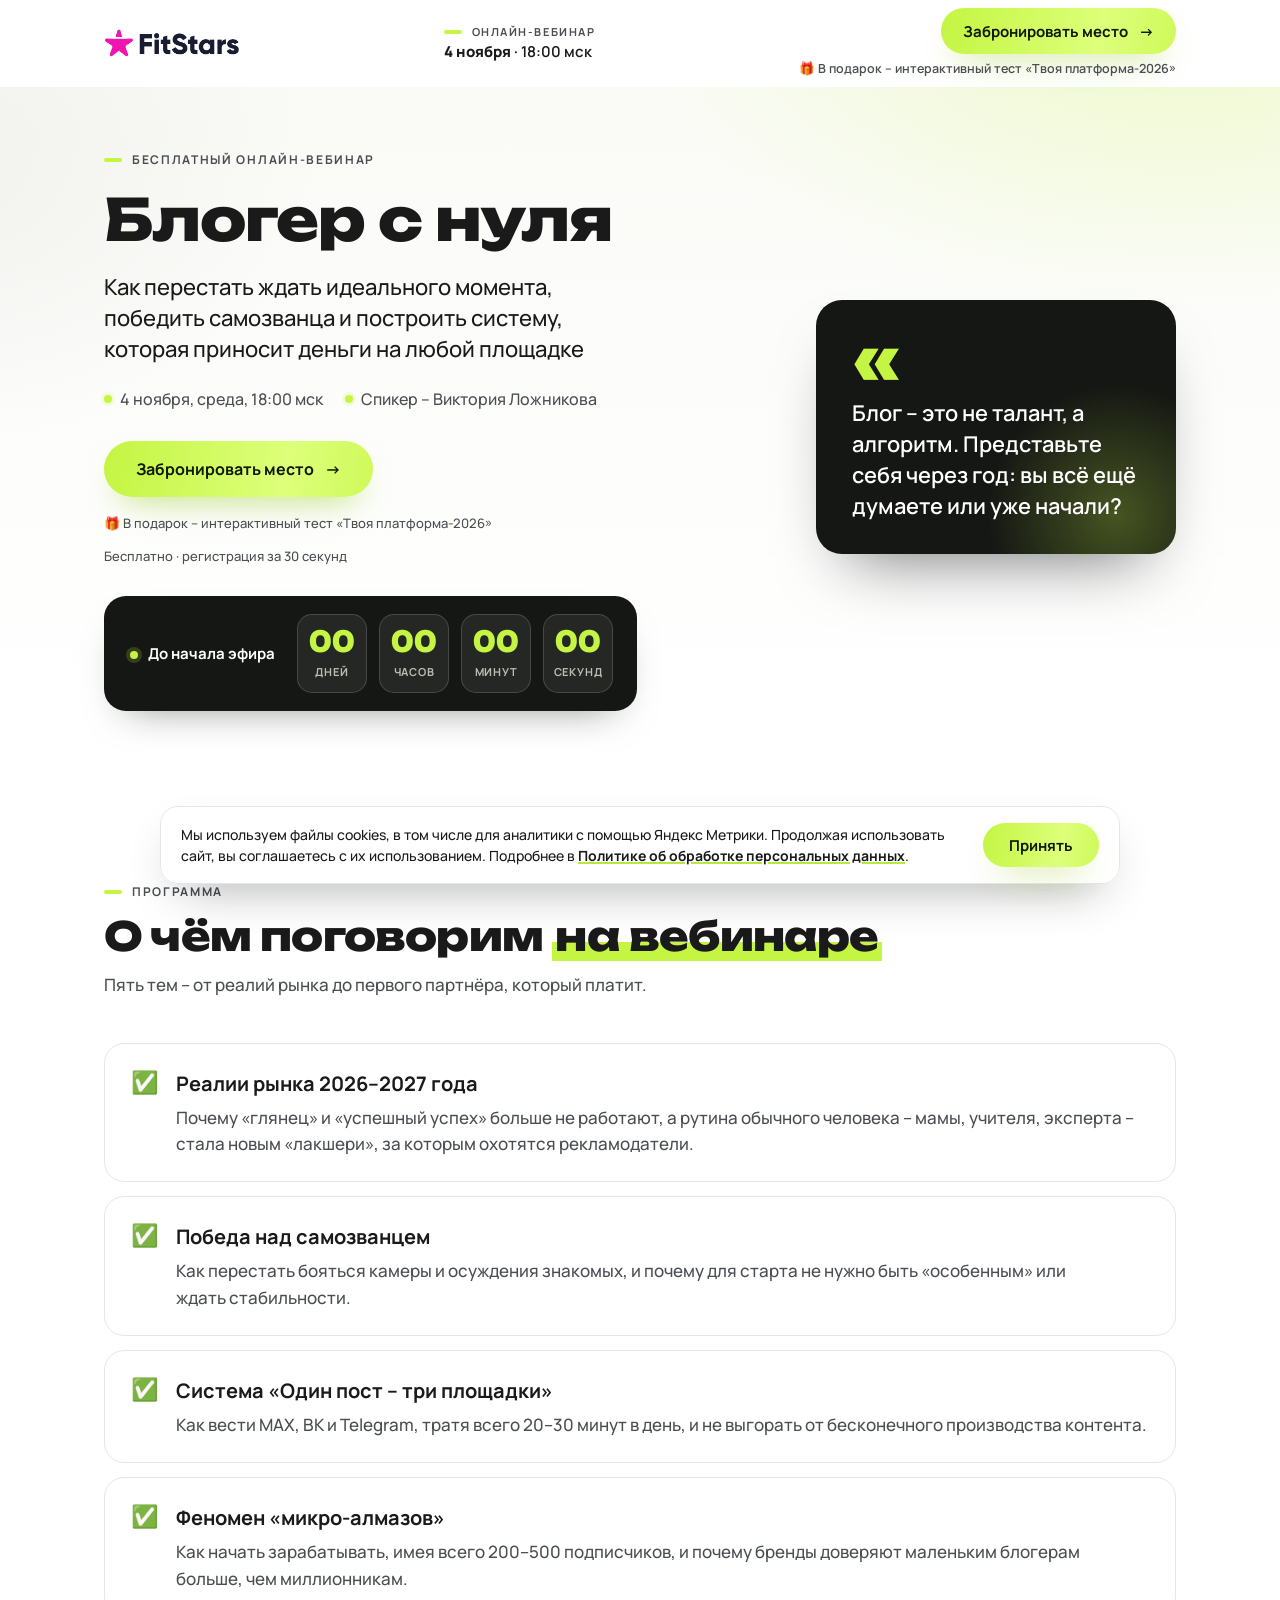
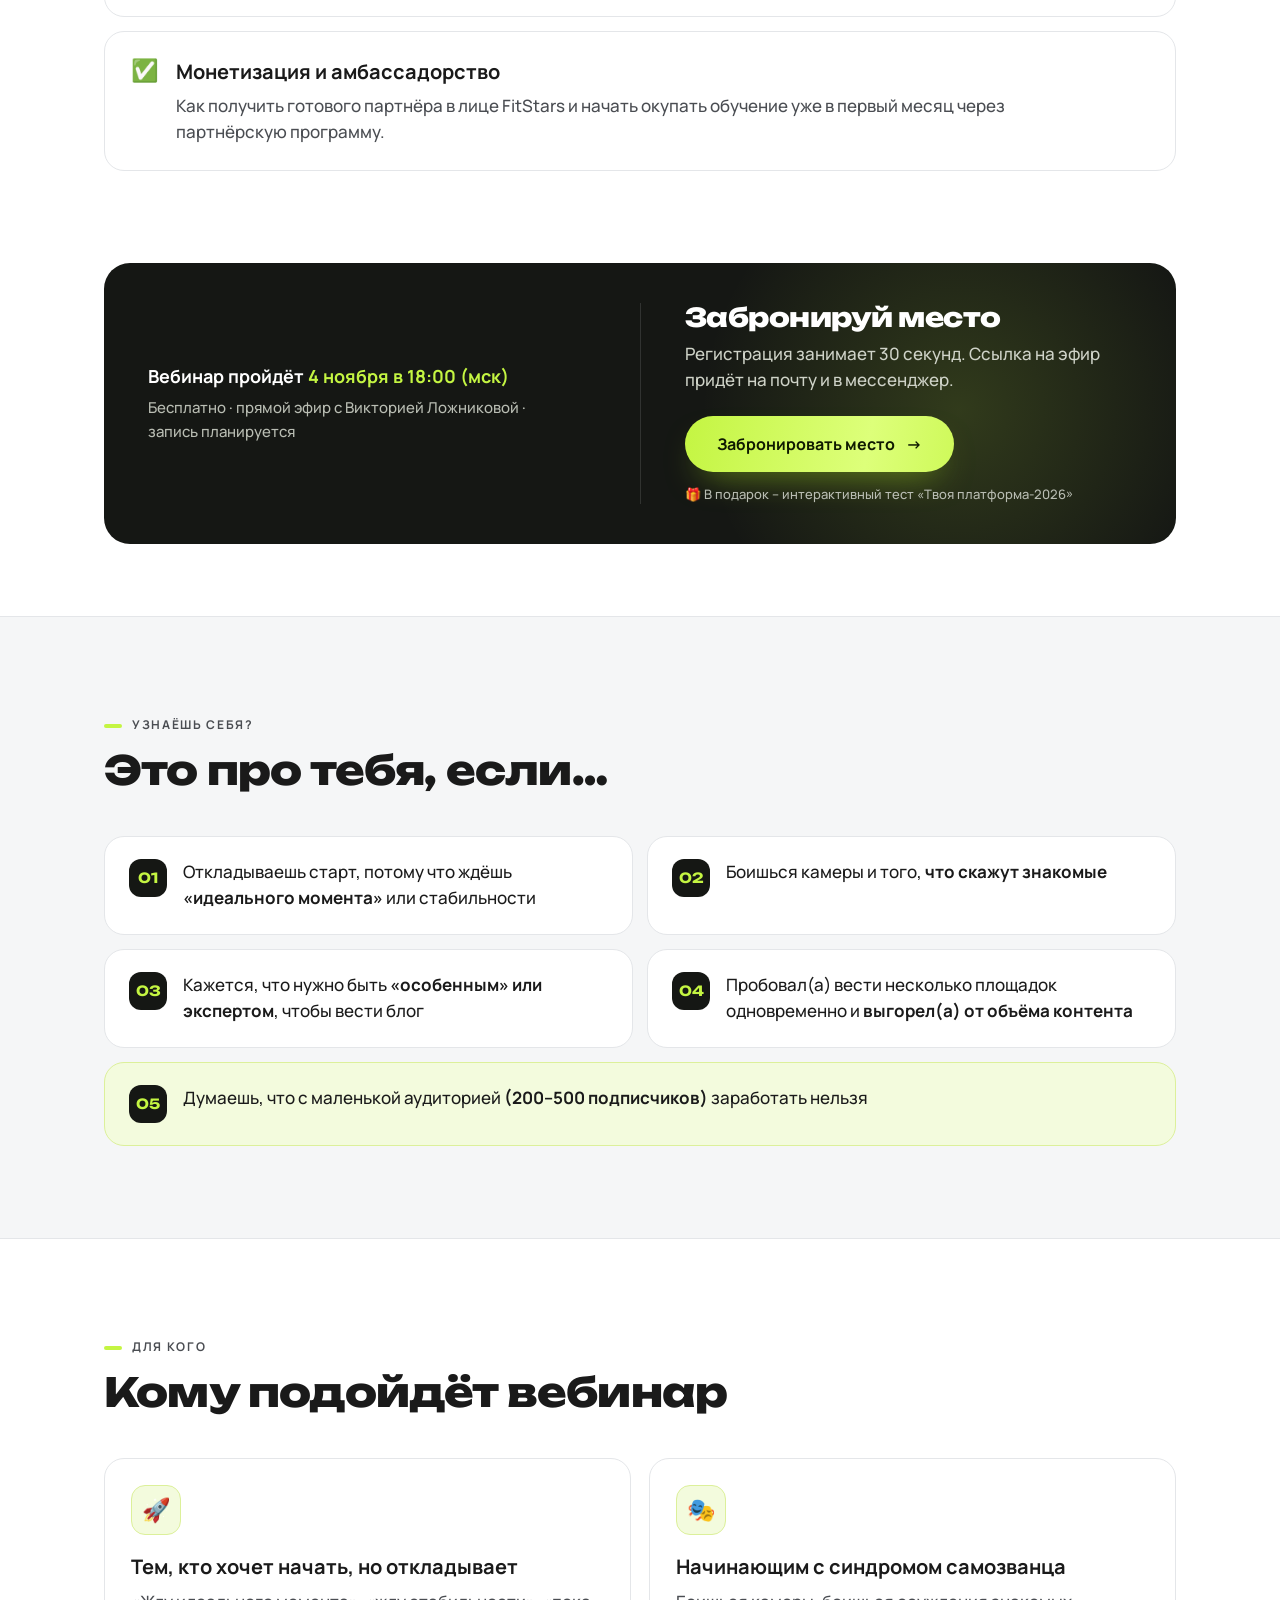
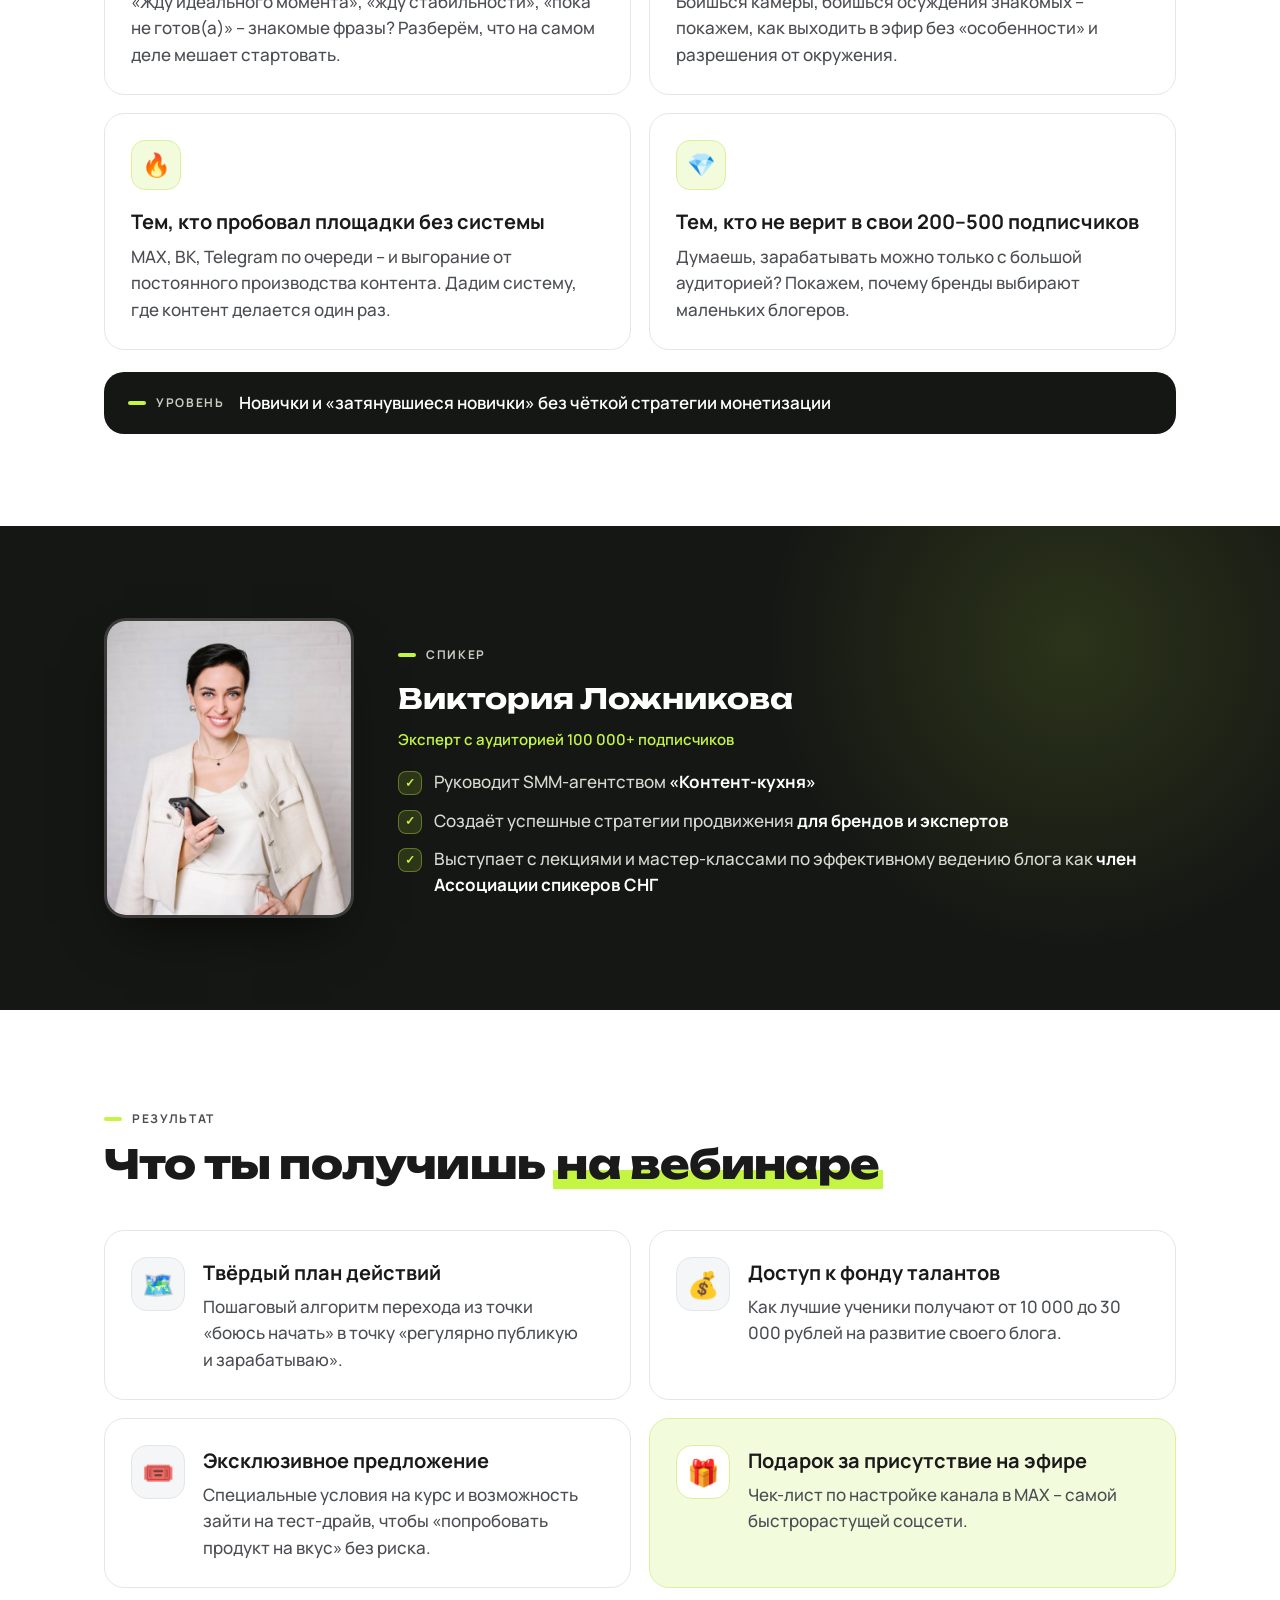
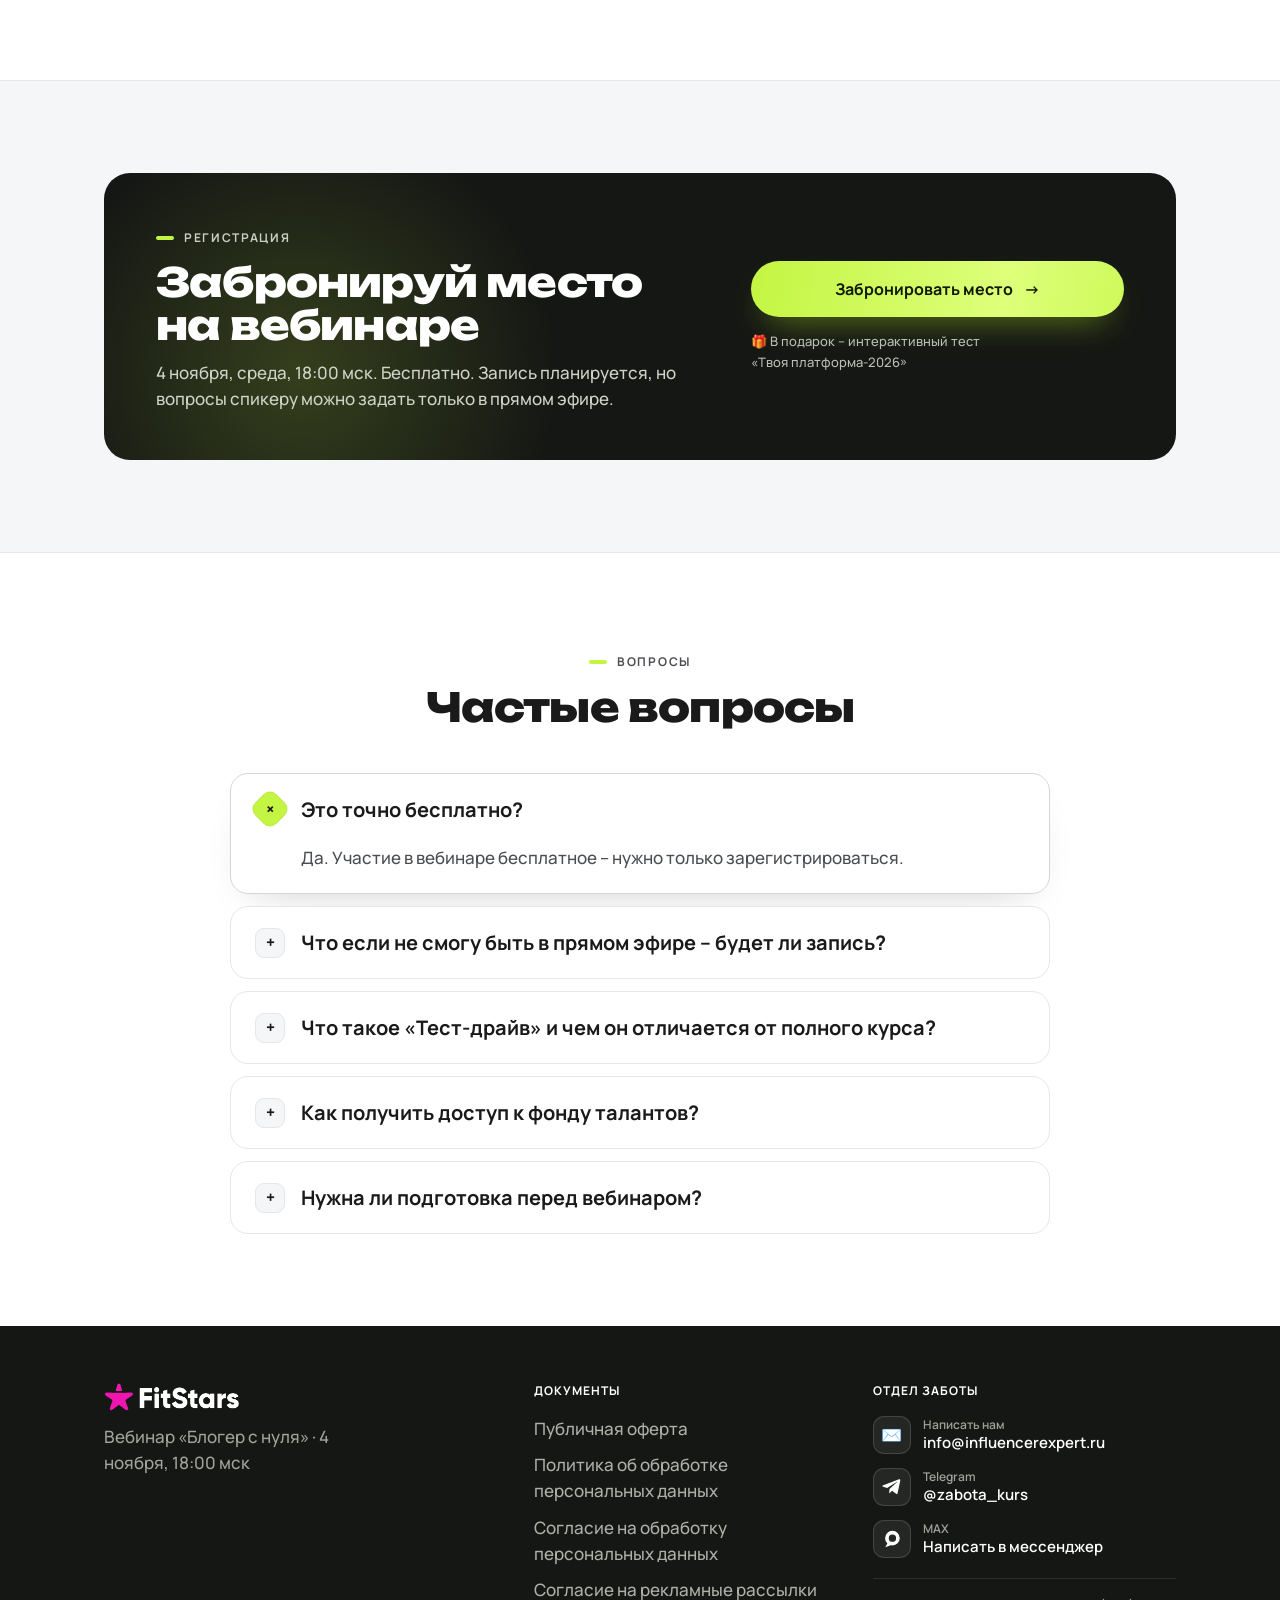
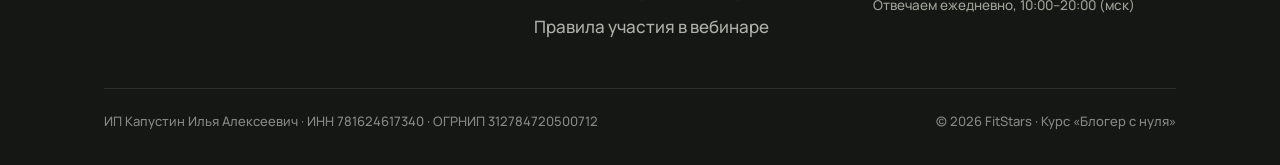
<file: webinar-1509/index.html>
<!DOCTYPE html>
<html lang="ru">
<head>
<meta charset="UTF-8">
<meta name="viewport" content="width=device-width, initial-scale=1.0">
<title>Вебинар «Блогер с нуля» – 4 ноября, 18:00 мск</title>
<meta name="description" content="Бесплатный онлайн-вебинар Виктории Ложниковой: как перестать ждать идеального момента, победить самозванца и построить систему, которая приносит деньги на любой площадке. 4 ноября, 18:00 мск.">
<link rel="preconnect" href="https://fonts.googleapis.com">
<link rel="preconnect" href="https://fonts.gstatic.com" crossorigin>
<link href="https://fonts.googleapis.com/css2?family=Manrope:wght@400;500;600;700;800&family=Unbounded:wght@600;700;800&display=swap" rel="stylesheet">
<style>
/* ============================================================
   ДИЗАЙН-КИТ FITSTARS «БЛОГЕР С НУЛЯ»
   Доминанты – белый и графит. Салатовый – только кнопки и
   ключевые маркеры, не больше 5–7% экрана.
   ТИПОГРАФИЧЕСКАЯ ШКАЛА – 4 роли (канон B2)
   Р1 Заголовок     Unbounded 800 – hero (--h1) и секции (--h2)
   Р2 Подзаголовок  Manrope 700, 20px – заголовки карточек
   Р3 Текст         Manrope 400/500, 17px – всё остальное
   Р4 Метка         Manrope 700, 12px, CAPS, tracking
   Выделение – только жирностью и салатовым маркером. Курсива нет.
   Мелкий шрифт (--fine, 13px) – только служебные подписи.
   Крупные цифры (счётчик) – декоративные, ролями не считаются.
   ============================================================ */
:root{
  --ink:#1A1A1A;
  --ink-2:#4A4D52;
  --ink-3:#8A8E94;
  --accent:#C4F542;
  --accent-strong:#B8E83D;
  --accent-ink:#0F1A00;
  --accent-wash:#F3FBDD;
  --accent-line:#DCF09A;
  --line:#E4E6E9;
  --surface:#FFFFFF;
  --wash:#F5F6F7;
  --dark:#151714;
  --dark-2:#1F221D;
  --radius:20px;
  --radius-lg:26px;
  --shadow:0 18px 44px -26px rgba(16,18,20,.28);
  --maxw:1120px;
  --h1:clamp(36px,4.6vw,58px);
  --h2:clamp(27px,3.4vw,40px);
  --sub:20px;
  --text:17px;
  --fine:13px;
  --label:12px;
}
*{box-sizing:border-box;margin:0;padding:0}
html{scroll-behavior:smooth}
body{
  font-family:'Manrope',-apple-system,BlinkMacSystemFont,'Segoe UI',sans-serif;
  font-size:var(--text);line-height:1.55;color:var(--ink);font-weight:500;
  background:#FFFFFF;-webkit-font-smoothing:antialiased;text-wrap:pretty;
}
.wrap{max-width:var(--maxw);margin:0 auto;padding:0 24px}
h1,h2{font-family:'Unbounded',sans-serif;font-weight:800;letter-spacing:-.02em;line-height:1.08;text-wrap:balance}
h1{font-size:var(--h1)}
h2{font-size:var(--h2)}
/* салатовый маркер под словами – единственный способ выделить текст цветом */
.mark{background:linear-gradient(transparent 62%,var(--accent) 62%);padding:0 .08em;box-decoration-break:clone;-webkit-box-decoration-break:clone}
.band-dark .mark{background:linear-gradient(transparent 62%,rgba(196,245,66,.55) 62%)}
.nw{white-space:nowrap}
b,strong{font-weight:700;color:var(--ink)}
a{color:inherit}
:focus-visible{outline:2.5px solid var(--accent-strong);outline-offset:3px;border-radius:6px}
@media (prefers-reduced-motion:reduce){*{transition:none!important;scroll-behavior:auto!important}}

/* scroll-reveal */
.reveal{opacity:0;transform:translateY(22px);transition:opacity .65s ease, transform .65s cubic-bezier(.2,.7,.2,1)}
.reveal.in{opacity:1;transform:none}
.grid > .reveal:nth-child(2){transition-delay:.06s}
.grid > .reveal:nth-child(3){transition-delay:.12s}
.grid > .reveal:nth-child(4){transition-delay:.18s}
.grid > .reveal:nth-child(5){transition-delay:.24s}
.grid > .reveal:nth-child(6){transition-delay:.3s}
@media (prefers-reduced-motion:reduce){.reveal{opacity:1!important;transform:none!important}}

/* ---------- atoms ---------- */
.label{font-weight:700;font-size:var(--label);letter-spacing:.14em;text-transform:uppercase;color:var(--ink-2);
  display:inline-flex;align-items:center;gap:10px}
.label::before{content:"";width:18px;height:4px;border-radius:2px;background:var(--accent);flex-shrink:0}
.band-dark .label{color:#C9CDC2}
.btn{display:inline-flex;align-items:center;justify-content:center;gap:11px;cursor:pointer;border:none;
  font-family:inherit;font-weight:700;font-size:16px;min-height:56px;padding:0 32px;border-radius:999px;
  background:linear-gradient(100deg,#C4F542 0%,#DDFF7A 30%,#C4F542 55%,#B8E83D 80%,#C4F542 100%);
  background-size:230% 100%;animation:btnflow 5s ease-in-out infinite;
  color:var(--accent-ink);text-decoration:none;transition:transform .18s ease, box-shadow .18s ease;
  box-shadow:0 16px 34px -16px rgba(150,200,30,.7)}
@keyframes btnflow{0%{background-position:0% 50%}50%{background-position:100% 50%}100%{background-position:0% 50%}}
.btn:hover{transform:translateY(-2px);box-shadow:0 22px 44px -16px rgba(150,200,30,.8)}
.btn .arw{transition:transform .18s ease}
.btn:hover .arw{transform:translateX(4px)}
.btn-ghost{animation:none;background:transparent;color:var(--ink);border:1.5px solid var(--line);box-shadow:none}
.btn-ghost:hover{background:var(--wash);box-shadow:none;transform:none;border-color:#CFD3D8}
.btn-sm{min-height:46px;font-size:15px;padding:0 22px}
.fine{font-size:var(--fine);color:var(--ink-2);font-weight:500}
.date-pill{display:inline-flex;align-items:center;gap:9px;padding:14px 22px;border-radius:999px;background:var(--surface);
  border:1px solid var(--line);font-weight:600;font-size:15px;box-shadow:var(--shadow)}
.date-pill .dot{width:9px;height:9px;border-radius:50%;background:var(--accent);flex-shrink:0;box-shadow:0 0 0 3px var(--accent-wash)}
.date-pill b{font-weight:700}

/* ---------- sticky header ---------- */
.hdr{position:sticky;top:0;z-index:50;background:rgba(255,255,255,.86);backdrop-filter:blur(14px);
  border-bottom:1px solid transparent;transition:border-color .2s ease, box-shadow .2s ease}
.hdr.stuck{border-color:var(--line);box-shadow:0 8px 24px -20px rgba(16,18,20,.5)}
.hdr-in{display:flex;align-items:center;justify-content:space-between;gap:20px;min-height:78px;padding-top:8px;padding-bottom:8px}
.brand{display:flex;align-items:center;gap:12px}
.brand-logo{height:30px;width:auto;display:block}
.brand-tag{font-weight:700;font-size:14px;padding:6px 12px;border-radius:999px;background:var(--wash);border:1px solid var(--line);white-space:nowrap}
.hdr-mid{display:flex;flex-direction:column;gap:2px;line-height:1.3}
.hdr-mid .label{font-size:11px}
.hdr-mid .when{font-weight:600;font-size:15px}
.hdr-mid .when b{font-weight:800}
.hdr-cta{display:flex;flex-direction:column;align-items:flex-end;gap:5px}
.hdr-gift{font-size:12.5px;font-weight:600;color:var(--ink-2);white-space:nowrap}
.hdr-gift b{font-weight:700}

/* ---------- full-bleed chapter bands ---------- */
.band-dark{background:var(--dark);color:#fff;position:relative;overflow:hidden}
.band-dark::before{content:"";position:absolute;right:-8%;top:-40%;width:620px;height:620px;border-radius:50%;
  background:radial-gradient(circle,rgba(196,245,66,.13),transparent 70%);pointer-events:none}
.band-dark b,.band-dark strong{color:#fff}
.band-tint{background:var(--wash);border-top:1px solid var(--line);border-bottom:1px solid var(--line)}

/* ---------- hero ---------- */
.hero{padding:56px 0 72px;position:relative;overflow:hidden}
.hero::before{content:"";position:absolute;inset:0;z-index:-1;pointer-events:none;
  background:
    radial-gradient(900px 480px at 92% -10%, #EEF9CC 0%, rgba(238,249,204,0) 60%),
    radial-gradient(700px 520px at -5% 10%, #F1F2EE 0%, rgba(241,242,238,0) 55%),
    linear-gradient(180deg,#FAFBF7 0%, #FFFFFF 92%);}
.hero-grid{display:grid;grid-template-columns:1.3fr .7fr;gap:44px;align-items:center}
.hero .label{margin-bottom:18px}
.hero h1{margin-bottom:22px}
.hero-sub{font-size:22px;line-height:1.4;font-weight:500;color:var(--ink);max-width:600px;text-wrap:balance}
.hero-meta{display:flex;flex-wrap:wrap;gap:10px 22px;margin:22px 0 0;list-style:none}
.hero-meta li{display:flex;align-items:center;gap:8px;font-weight:500;font-size:16px;color:var(--ink-2)}
.hero-meta li::before{content:"";width:8px;height:8px;border-radius:50%;background:var(--accent);box-shadow:0 0 0 3px var(--accent-wash)}
.hero-cta{display:flex;align-items:center;gap:16px;margin-top:30px;flex-wrap:wrap}
.hero-note{margin-top:12px}
/* цитата-крючок */
.quote-card{position:relative;background:var(--dark);color:#fff;border-radius:var(--radius-lg);padding:38px 36px 32px;
  box-shadow:0 34px 66px -32px rgba(16,18,20,.6);overflow:hidden}
.quote-card::after{content:"";position:absolute;right:-70px;bottom:-90px;width:260px;height:260px;border-radius:50%;
  background:radial-gradient(circle,rgba(196,245,66,.28),transparent 70%);pointer-events:none}
.quote-card .qm{font-family:'Unbounded',sans-serif;font-weight:800;font-size:64px;line-height:1;color:var(--accent);display:block;margin:-10px 0 6px}
.quote-card blockquote{font-weight:600;font-size:clamp(19px,1.7vw,23px);line-height:1.42;position:relative;z-index:1}
.quote-card figcaption{margin-top:22px;padding-top:18px;border-top:1px solid rgba(255,255,255,.14);display:flex;align-items:center;gap:12px;position:relative;z-index:1}
.quote-card .av{width:44px;height:44px;border-radius:50%;background:var(--accent);color:var(--accent-ink);
  display:flex;align-items:center;justify-content:center;font-weight:800;font-size:15px;flex-shrink:0}
.quote-card .who{font-weight:700;font-size:15px;line-height:1.3}
.quote-card .who span{display:block;font-weight:500;color:#B9BDB3;font-size:13px}

/* ---------- таймер на первом экране ---------- */
.hero-clock{margin-top:30px;display:inline-flex;align-items:center;gap:22px;flex-wrap:wrap;
  background:var(--dark);color:#fff;border-radius:22px;padding:18px 24px 18px 26px;
  box-shadow:0 18px 40px -24px rgba(16,18,20,.55)}
.hc-label{font-weight:700;font-size:15px;color:#fff}
.hc-label::before{content:"";display:inline-block;width:8px;height:8px;border-radius:50%;background:var(--accent);margin-right:10px;vertical-align:middle;
  box-shadow:0 0 0 4px rgba(196,245,66,.18)}
.hero-clock .unit{background:rgba(255,255,255,.07);border:1px solid rgba(255,255,255,.16);min-width:70px}
.hero-clock .unit b{color:var(--accent)}
.hero-clock .unit span{color:#B9BDB3}

/* ---------- плашка регистрации (тёмный блок) ---------- */
.sec-regtimer{padding:0 0 72px}
.sec-program{padding-top:36px;padding-bottom:0}
.reg-timer{margin-top:0;background:var(--dark);color:#fff;border-radius:var(--radius-lg);padding:40px 44px;
  display:grid;grid-template-columns:1fr 1fr;align-items:center;position:relative;overflow:hidden}
.reg-timer::before{content:"";position:absolute;right:-4%;top:-40%;width:520px;height:520px;border-radius:50%;
  background:radial-gradient(circle,rgba(196,245,66,.16),transparent 70%);pointer-events:none}
.rt-left{position:relative;z-index:1;padding-right:44px}
.rt-right{position:relative;z-index:1;padding-left:44px;border-left:1px solid rgba(255,255,255,.12)}
.rt-when{font-weight:700;font-size:18px}
.rt-when b{color:var(--accent)}
.rt-sub{font-size:15px;color:#B9BDB3;margin:5px 0 0}
.clock{display:flex;gap:12px}
.unit{min-width:74px;text-align:center;background:rgba(255,255,255,.06);border:1px solid rgba(255,255,255,.16);
  border-radius:15px;padding:12px 8px;animation:pulse 2.6s ease-in-out infinite}
.unit:nth-child(2){animation-delay:.15s}
.unit:nth-child(3){animation-delay:.3s}
.unit:nth-child(4){animation-delay:.45s}
.unit b{display:block;font-family:'Unbounded',sans-serif;font-size:29px;font-weight:800;line-height:1;
  font-variant-numeric:tabular-nums;color:var(--accent)}
.unit span{font-size:11px;font-weight:700;letter-spacing:.07em;text-transform:uppercase;color:#B9BDB3;margin-top:7px;display:block}
@keyframes pulse{0%,100%{box-shadow:0 8px 22px -14px rgba(196,245,66,.2);transform:translateY(0)}
  50%{box-shadow:0 14px 34px -10px rgba(196,245,66,.45);transform:translateY(-2px)}}
@media (prefers-reduced-motion:reduce){.unit,.btn{animation:none}}
.rt-right h2{font-size:26px;margin-bottom:10px}
.rt-right p{color:#CFD3C8;margin-bottom:22px;max-width:440px}
.rt-right .btn{margin-bottom:12px}
.rt-right .fine{color:#B9BDB3;display:block}
.rt-right .fine b{color:#fff}

/* ---------- section rhythm ---------- */
.sec{padding:92px 0}
.sec-head{max-width:860px;margin-bottom:44px}
.sec-head .label{margin-bottom:14px}
.sec-head h2{margin-bottom:14px}
.sec-head p{color:var(--ink-2);text-wrap:balance}
.sec-head.center{text-align:center;margin-left:auto;margin-right:auto;max-width:720px}

/* ---------- «Это про тебя, если…» ---------- */
.pains{display:grid;grid-template-columns:repeat(2,1fr);gap:14px}
.pain{display:flex;gap:16px;align-items:flex-start;padding:22px 24px;border-radius:var(--radius);
  background:var(--surface);border:1px solid var(--line);transition:transform .2s ease, box-shadow .2s ease, border-color .2s ease}
.pain:hover{transform:translateY(-3px);box-shadow:var(--shadow);border-color:#D2D6DB}
.pain .n{flex-shrink:0;width:38px;height:38px;border-radius:12px;background:var(--dark);color:var(--accent);
  font-family:'Unbounded',sans-serif;font-weight:700;font-size:14px;display:flex;align-items:center;justify-content:center}
.pain p{color:var(--ink)}
.pain.full{grid-column:1/-1;background:var(--accent-wash);border-color:var(--accent-line)}

/* ---------- программа ---------- */
.prog{display:flex;flex-direction:column;gap:14px}
.prog-item{display:grid;grid-template-columns:auto 1fr;gap:18px;align-items:flex-start;padding:24px 26px;
  border-radius:var(--radius);background:var(--surface);border:1px solid var(--line);
  transition:transform .2s ease, box-shadow .2s ease, border-color .2s ease}
.prog-item:hover{transform:translateY(-2px);box-shadow:var(--shadow);border-color:#D2D6DB}
.prog-item .ck{font-size:22px;line-height:1;margin-top:3px}
.prog-item h3{font-size:var(--sub);font-weight:700;margin-bottom:6px;font-family:inherit;letter-spacing:0}
.prog-item p{color:var(--ink-2)}

/* ---------- кому подойдёт ---------- */
.cards{display:grid;grid-template-columns:repeat(2,1fr);gap:18px}
.card{background:var(--surface);border:1px solid var(--line);border-radius:var(--radius);padding:26px;
  transition:transform .2s ease, border-color .2s ease, box-shadow .2s ease}
.card:hover{transform:translateY(-3px);border-color:#D2D6DB;box-shadow:var(--shadow)}
.card .ic{width:50px;height:50px;border-radius:14px;background:var(--accent-wash);border:1px solid var(--accent-line);
  display:flex;align-items:center;justify-content:center;font-size:23px;margin-bottom:16px}
.card h3{font-size:var(--sub);font-weight:700;margin-bottom:7px;font-family:inherit;letter-spacing:0}
.card p{color:var(--ink-2)}
.level{margin-top:22px;display:flex;align-items:center;gap:14px;padding:18px 24px;border-radius:var(--radius);
  background:var(--dark);color:#fff;flex-wrap:wrap}
.level .label{color:#C9CDC2}
.level p{font-weight:600}

/* ---------- спикер ---------- */
.speaker{display:grid;grid-template-columns:auto 1fr;gap:44px;align-items:center;position:relative;z-index:1}
.sp-photo{width:250px;height:300px;border-radius:22px;object-fit:cover;object-position:center 20%;
  border:3px solid rgba(255,255,255,.16);box-shadow:0 26px 54px -22px rgba(0,0,0,.65);display:block}
.sp-photo-ph{width:250px;height:300px;border-radius:22px;background:var(--dark-2);border:2px dashed rgba(255,255,255,.28);
  display:flex;flex-direction:column;align-items:center;justify-content:center;gap:10px;text-align:center;padding:20px;color:#B9BDB3}
.sp-photo-ph .av{width:74px;height:74px;border-radius:50%;background:var(--accent);color:var(--accent-ink);
  display:flex;align-items:center;justify-content:center;font-family:'Unbounded',sans-serif;font-weight:800;font-size:24px}
.sp-photo-ph span{font-size:var(--fine);font-weight:600}
.sp-body .label{margin-bottom:12px}
.sp-name{font-family:'Unbounded',sans-serif;font-weight:700;font-size:28px}
.sp-role{font-weight:600;font-size:15px;color:var(--accent);margin:8px 0 18px}
.sp-facts{list-style:none;display:flex;flex-direction:column;gap:12px}
.sp-facts li{display:flex;gap:12px;align-items:flex-start;color:#D9DCD3}
.sp-facts .mk{flex-shrink:0;width:24px;height:24px;border-radius:8px;background:rgba(196,245,66,.14);border:1px solid rgba(196,245,66,.35);
  color:var(--accent);display:flex;align-items:center;justify-content:center;font-size:12px;font-weight:800;margin-top:2px}



/* ---------- что получат ---------- */
.gifts{display:grid;grid-template-columns:repeat(2,1fr);gap:18px}
.gift{display:flex;gap:18px;align-items:flex-start;background:var(--surface);border:1px solid var(--line);border-radius:var(--radius);padding:26px;
  transition:transform .2s ease, border-color .2s ease, box-shadow .2s ease}
.gift:hover{transform:translateY(-3px);border-color:#D2D6DB;box-shadow:var(--shadow)}
.gift .em{flex-shrink:0;width:54px;height:54px;border-radius:16px;background:var(--wash);border:1px solid var(--line);
  display:flex;align-items:center;justify-content:center;font-size:26px}
.gift h3{font-size:var(--sub);font-weight:700;margin-bottom:6px;font-family:inherit;letter-spacing:0}
.gift p{color:var(--ink-2)}
.gift.hot{background:var(--accent-wash);border-color:var(--accent-line)}
.gift.hot .em{background:#fff;border-color:var(--accent-line)}

/* ---------- плашка регистрации (перед подвалом) ---------- */
#reg{scroll-margin-top:96px}
.reg-plate{background:var(--dark);color:#fff;border-radius:var(--radius-lg);padding:48px 52px;position:relative;overflow:hidden;
  display:grid;grid-template-columns:1.2fr .8fr;gap:36px;align-items:center}
.reg-plate::before{content:"";position:absolute;left:-6%;bottom:-60%;width:520px;height:520px;border-radius:50%;
  background:radial-gradient(circle,rgba(196,245,66,.18),transparent 70%);pointer-events:none}
.reg-plate > *{position:relative;z-index:1}
.reg-plate .label{color:#C9CDC2;margin-bottom:14px}
.reg-plate h2{margin-bottom:12px}
.reg-plate p{color:#CFD3C8;max-width:520px}
.reg-side{display:flex;flex-direction:column;gap:14px;align-items:stretch}
.reg-side .btn{width:100%}
.reg-fields{list-style:none;display:flex;gap:8px;flex-wrap:wrap}
.reg-fields li{font-size:13px;font-weight:600;padding:7px 12px;border-radius:999px;background:rgba(255,255,255,.07);border:1px solid rgba(255,255,255,.14);color:#D9DCD3}
.reg-side .fine{color:#B9BDB3}
.reg-side .fine b{color:#fff}

/* ---------- FAQ (аккордеон) ---------- */
.faq{max-width:820px;margin:0 auto;display:flex;flex-direction:column;gap:12px}
.faq details{background:var(--surface);border:1px solid var(--line);border-radius:18px;transition:border-color .2s ease, box-shadow .2s ease}
.faq details[open]{border-color:#D2D6DB;box-shadow:var(--shadow)}
.faq summary{list-style:none;cursor:pointer;display:flex;align-items:center;gap:16px;padding:20px 24px;font-weight:700;font-size:var(--sub)}
.faq summary::-webkit-details-marker{display:none}
.faq summary .pl{flex-shrink:0;width:30px;height:30px;border-radius:9px;background:var(--wash);border:1px solid var(--line);
  display:flex;align-items:center;justify-content:center;font-weight:800;font-size:16px;transition:transform .2s ease, background .2s ease}
.faq details[open] summary .pl{transform:rotate(45deg);background:var(--accent);border-color:var(--accent-strong)}
.faq-a{padding:0 24px 22px 70px;color:var(--ink-2)}

/* ---------- footer ---------- */
footer{background:var(--dark);color:#CFD3C8;padding:56px 0 34px}
.foot-grid{display:grid;grid-template-columns:1.3fr 1fr 1fr;gap:36px}
.foot-brand .brand{color:#fff;margin-bottom:12px}
.foot-brand p{opacity:.75;max-width:280px}
.foot-col h4{color:#fff;font-size:var(--label);letter-spacing:.08em;text-transform:uppercase;margin-bottom:15px;font-weight:700}
.foot-col a{display:block;margin-bottom:10px;text-decoration:none;opacity:.82;transition:opacity .15s ease, color .15s ease}
.foot-col a:hover{opacity:1;color:var(--accent)}
.foot-col a.fc{display:flex;align-items:center;gap:12px;margin-bottom:14px;opacity:1}
.fc-ic{flex-shrink:0;width:38px;height:38px;border-radius:11px;background:rgba(255,255,255,.07);color:#fff;
  border:1px solid rgba(255,255,255,.14);display:flex;align-items:center;justify-content:center;font-size:17px;
  transition:background .18s ease, border-color .18s ease}
.fc:hover .fc-ic{background:rgba(196,245,66,.16);border-color:rgba(196,245,66,.45)}
.fc-txt{display:flex;flex-direction:column;line-height:1.3}
.fc-lab{font-size:12px;color:#9DA197;font-weight:600}
.fc-val{font-size:15px;color:#fff;font-weight:600;transition:color .15s ease}
.fc:hover .fc-val{color:var(--accent)}
.foot-hours{margin-top:20px;padding-top:16px;border-top:1px solid rgba(255,255,255,.1);font-size:13.5px;color:#9DA197;line-height:1.5}
.foot-legal{border-top:1px solid rgba(255,255,255,.1);margin-top:38px;padding-top:22px;display:flex;justify-content:space-between;gap:16px;flex-wrap:wrap}
.foot-legal p{font-size:var(--fine);opacity:.6}

/* ---------- cookie-плашка ---------- */
.cookie{position:fixed;left:16px;right:16px;bottom:16px;z-index:90;display:none;
  align-items:center;gap:18px;padding:16px 20px;border-radius:18px;
  background:rgba(255,255,255,.94);backdrop-filter:blur(10px);border:1px solid var(--line);
  box-shadow:0 20px 50px -22px rgba(16,18,20,.45);max-width:960px;margin:0 auto}
.cookie.show{display:flex}
.cookie p{font-size:14px;line-height:1.5;color:var(--ink);flex:1}
.cookie a{font-weight:700;text-decoration:underline;text-decoration-color:var(--accent-strong);text-decoration-thickness:2px}
.cookie .btn{flex-shrink:0;min-height:44px;font-size:15px;padding:0 26px;animation:none}

/* ---------- modal ---------- */
.modal{position:fixed;inset:0;z-index:100;display:flex;align-items:flex-start;justify-content:center;
  padding:36px 16px;overflow-y:auto;background:rgba(21,23,20,.6);backdrop-filter:blur(6px);
  opacity:0;visibility:hidden;transition:opacity .25s ease, visibility .25s ease}
.modal.open{opacity:1;visibility:visible}
.modal-dialog{position:relative;width:100%;max-width:480px;background:#fff;border-radius:var(--radius-lg);
  padding:12px 12px 6px;margin:auto;box-shadow:0 50px 110px -30px rgba(0,0,0,.6)}
.modal-close{position:absolute;top:14px;right:14px;z-index:3;width:38px;height:38px;border-radius:50%;border:none;
  background:var(--wash);color:var(--ink);font-size:22px;line-height:1;cursor:pointer;transition:background .15s ease}
.modal-close:hover{background:#E6E8EB}
.modal-head{padding:22px 24px 10px 24px}
.modal-head .label{margin-bottom:8px}
.modal-head h2{font-size:22px}
.modal-body{border-radius:16px;overflow:hidden}
.modal-body iframe{width:100%!important;border:none;display:block}
.modal-foot{padding:14px 20px 10px;text-align:center;font-size:var(--fine);color:var(--ink-2);line-height:1.5}
.modal-foot b{color:var(--ink)}

@media(max-width:1000px){
  .hdr-mid{display:none}
}
@media(max-width:900px){
  .hdr-in{min-height:64px;padding-top:6px;padding-bottom:6px}
  .brand-tag{display:none}
  .hdr-cta{align-items:flex-end;gap:3px}
  .hdr-cta .btn{min-height:42px;font-size:14px;padding:0 16px}
  .hdr-gift{display:none}
  .hero{padding:34px 0 56px}
.hero-clock{display:flex;flex-direction:column;align-items:flex-start;width:100%;padding:16px 18px 18px;gap:12px;border-radius:18px}
.hero-clock .clock{width:100%;gap:8px}
.hero-clock .unit{flex:1;min-width:0}
  .sec{padding:60px 0}
  h1{font-size:clamp(32px,9vw,42px)}
  .hero-sub{font-size:19px}
  .nw{white-space:normal}
  .hero-grid{grid-template-columns:1fr;gap:30px}
  .hero-cta{width:100%;gap:12px}
  .hero-cta .btn,.rt-right .btn{width:100%}
  .date-pill{width:100%;justify-content:center}
  .quote-card{padding:30px 24px 26px}
  .reg-timer{grid-template-columns:1fr;padding:28px 24px}
.sec-regtimer{padding-bottom:56px}
  .rt-left{padding-right:0;padding-bottom:24px}
  .rt-right{padding-left:0;padding-top:24px;border-left:none;border-top:1px solid rgba(255,255,255,.12)}
  .clock{width:100%;justify-content:space-between}
  .hero-clock{flex-direction:column;align-items:flex-start;gap:10px}
  .unit{min-width:0;flex:1}
  .pains,.cards,.gifts,.foot-grid{grid-template-columns:1fr}
  .speaker{grid-template-columns:1fr;text-align:center;justify-items:center}
  .sp-facts li{text-align:left}
  .reg-plate{grid-template-columns:1fr;padding:32px 24px}
  .faq-a{padding-left:24px}
  .foot-legal{flex-direction:column}
  .cookie{flex-direction:column;align-items:stretch;gap:12px;padding:16px;left:12px;right:12px;bottom:12px}
  .cookie .btn{width:100%}
}
</style>

<!-- Yandex.Metrika counter — ПРОВЕРИТЬ: номер счётчика взят с лендинга практикума ИИ. Если для «Блогера» нужен свой, заменить 112376760 в двух местах ниже и в JS-блоке целей. -->
<script type="text/javascript">
    (function(m,e,t,r,i,k,a){
        m[i]=m[i]||function(){(m[i].a=m[i].a||[]).push(arguments)};
        m[i].l=1*new Date();
        for (var j = 0; j < document.scripts.length; j++) {if (document.scripts[j].src === r) { return; }}
        k=e.createElement(t),a=e.getElementsByTagName(t)[0],k.async=1,k.src=r,a.parentNode.insertBefore(k,a)
    })(window, document,'script','https://mc.yandex.ru/metrika/tag.js?id=112376760', 'ym');
    ym(112376760, 'init', {ssr:true, webvisor:true, clickmap:true, ecommerce:"dataLayer", referrer: document.referrer, url: location.href, accurateTrackBounce:true, trackLinks:true});
</script>
<noscript><div><img src="https://mc.yandex.ru/watch/112376760" style="position:absolute; left:-9999px;" alt="" /></div></noscript>
<!-- /Yandex.Metrika counter -->
</head>
<body>

<!-- ТЕСТ «Твоя платформа-2026» (подарок после регистрации): https://bloger-s-nulya.github.io/test-drive/quiz.html
     На лендинге ссылку не показываем – её отдаёт GetCourse на странице «спасибо» и в письме после регистрации. -->
<!-- ===== липкая шапка ===== -->
<header class="hdr" id="hdr">
  <div class="wrap hdr-in">
    <div class="brand">
      <img class="brand-logo" src="[data-uri]" alt="FitStars">
    </div>
    <div class="hdr-mid">
      <span class="label">Онлайн-вебинар</span>
      <span class="when"><b>4 ноября</b> · 18:00 мск</span>
    </div>
    <div class="hdr-cta">
      <button type="button" class="btn btn-sm" data-modal="modal-reg">Забронировать место <span class="arw">→</span></button>
      <span class="hdr-gift">🎁 В подарок – интерактивный тест «Твоя платформа-2026»</span>
    </div>
  </div>
</header>

<!-- ===== первый экран ===== -->
<section class="hero">
  <div class="wrap">
    <div class="hero-grid">
      <div>
        <span class="label">Бесплатный онлайн-вебинар</span>
        <h1>Блогер с нуля</h1>
        <p class="hero-sub">Как перестать ждать идеального момента, победить самозванца и построить систему, которая приносит деньги на любой площадке</p>
        <ul class="hero-meta">
          <li>4 ноября, среда, 18:00 мск</li>
          <li>Спикер – Виктория Ложникова</li>
        </ul>
        <div class="hero-cta">
          <button type="button" class="btn" data-modal="modal-reg">Забронировать место <span class="arw">→</span></button>
          <span class="fine">🎁 В подарок – интерактивный тест «Твоя платформа-2026»</span>
        </div>
        <div class="hero-note fine">Бесплатно · регистрация за 30 секунд</div>
        <div class="hero-clock">
          <span class="hc-label">До начала эфира</span>
          <div class="clock" aria-live="off">
            <div class="unit"><b class="cd-d">00</b><span>дней</span></div>
            <div class="unit"><b class="cd-h">00</b><span>часов</span></div>
            <div class="unit"><b class="cd-m">00</b><span>минут</span></div>
            <div class="unit"><b class="cd-s">00</b><span>секунд</span></div>
          </div>
        </div>
      </div>
      <figure class="quote-card reveal in">
        <span class="qm">«</span>
        <blockquote>Блог – это не талант, а алгоритм. Представьте себя через год: вы всё ещё думаете или уже начали?</blockquote>
      </figure>
    </div>
  </div>
</section>

<!-- ===== программа ===== -->
<section class="sec sec-program">
  <div class="wrap">
    <div class="sec-head reveal">
      <span class="label">Программа</span>
      <h2>О чём поговорим <span class="mark">на вебинаре</span></h2>
      <p>Пять тем – от реалий рынка до первого партнёра, который платит.</p>
    </div>
    <div class="prog grid">
      <div class="prog-item reveal"><span class="ck">✅</span><div><h3>Реалии рынка 2026–2027&nbsp;года</h3><p>Почему «глянец» и «успешный успех» больше не работают, а рутина обычного человека – мамы, учителя, эксперта – стала новым «лакшери», за которым охотятся рекламодатели.</p></div></div>
      <div class="prog-item reveal"><span class="ck">✅</span><div><h3>Победа над самозванцем</h3><p>Как перестать бояться камеры и осуждения знакомых, и почему для старта не нужно быть «особенным» или ждать стабильности.</p></div></div>
      <div class="prog-item reveal"><span class="ck">✅</span><div><h3>Система «Один пост – три площадки»</h3><p>Как вести MAX, ВК и Telegram, тратя всего 20–30 минут в день, и не выгорать от бесконечного производства контента.</p></div></div>
      <div class="prog-item reveal"><span class="ck">✅</span><div><h3>Феномен «микро-алмазов»</h3><p>Как начать зарабатывать, имея всего 200–500 подписчиков, и почему бренды доверяют маленьким блогерам больше, чем миллионникам.</p></div></div>
      <div class="prog-item reveal"><span class="ck">✅</span><div><h3>Монетизация и амбассадорство</h3><p>Как получить готового партнёра в лице FitStars и начать окупать обучение уже в первый месяц через партнёрскую программу.</p></div></div>
    </div>
  </div>
</section>

<!-- ===== плашка регистрации №1 + таймер ===== -->
<section class="sec-regtimer">
  <div class="wrap">
    <div class="reg-timer reveal">
      <div class="rt-left">
        <div class="rt-when">Вебинар пройдёт <b>4 ноября в 18:00 (мск)</b></div>
        <div class="rt-sub">Бесплатно · прямой эфир с Викторией Ложниковой · запись планируется</div>
      </div>
      <div class="rt-right">
        <h2>Забронируй место</h2>
        <p>Регистрация занимает 30 секунд. Ссылка на эфир придёт на почту и в мессенджер.</p>
        <button type="button" class="btn" data-modal="modal-reg">Забронировать место <span class="arw">→</span></button>
        <span class="fine">🎁 В подарок – интерактивный тест «Твоя платформа-2026»</span>
      </div>
    </div>
  </div>
</section>

<!-- ===== «Это про тебя, если…» ===== -->
<section class="sec band-tint">
  <div class="wrap">
    <div class="sec-head reveal">
      <span class="label">Узнаёшь себя?</span>
      <h2>Это про тебя, если…</h2>
    </div>
    <div class="pains grid">
      <div class="pain reveal"><span class="n">01</span><p>Откладываешь старт, потому что ждёшь <b>«идеального момента»</b> или стабильности</p></div>
      <div class="pain reveal"><span class="n">02</span><p>Боишься камеры и того, <b>что скажут знакомые</b></p></div>
      <div class="pain reveal"><span class="n">03</span><p>Кажется, что нужно быть <b>«особенным» или экспертом</b>, чтобы вести блог</p></div>
      <div class="pain reveal"><span class="n">04</span><p>Пробовал(а) вести несколько площадок одновременно и <b>выгорел(а) от объёма контента</b></p></div>
      <div class="pain full reveal"><span class="n">05</span><p>Думаешь, что с маленькой аудиторией <b>(200–500 подписчиков)</b> заработать нельзя</p></div>
    </div>
  </div>
</section>


<!-- ===== кому подойдёт ===== -->
<section class="sec">
  <div class="wrap">
    <div class="sec-head reveal">
      <span class="label">Для кого</span>
      <h2>Кому подойдёт вебинар</h2>
    </div>
    <div class="cards grid">
      <div class="card reveal"><div class="ic">🚀</div><h3>Тем, кто хочет начать, но откладывает</h3><p>«Жду идеального момента», «жду стабильности», «пока не готов(а)» – знакомые фразы? Разберём, что на самом деле мешает стартовать.</p></div>
      <div class="card reveal"><div class="ic">🎭</div><h3>Начинающим с синдромом самозванца</h3><p>Боишься камеры, боишься осуждения знакомых – покажем, как выходить в эфир без «особенности» и разрешения от окружения.</p></div>
      <div class="card reveal"><div class="ic">🔥</div><h3>Тем, кто пробовал площадки без системы</h3><p>MAX, ВК, Telegram по очереди – и выгорание от постоянного производства контента. Дадим систему, где контент делается один раз.</p></div>
      <div class="card reveal"><div class="ic">💎</div><h3>Тем, кто не верит в свои 200–500 подписчиков</h3><p>Думаешь, зарабатывать можно только с большой аудиторией? Покажем, почему бренды выбирают маленьких блогеров.</p></div>
    </div>
    <div class="level reveal">
      <span class="label">Уровень</span>
      <p>Новички и «затянувшиеся новички» без чёткой стратегии монетизации</p>
    </div>
  </div>
</section>

<!-- ===== спикер ===== -->
<section class="sec band-dark">
  <div class="wrap speaker reveal">
    <img class="sp-photo" src="/blog-v-dohod/foto/lozhnikova.jpg?v=1" alt="Виктория Ложникова" loading="lazy">
    <div class="sp-body">
      <span class="label">Спикер</span>
      <div class="sp-name">Виктория Ложникова</div>
      <div class="sp-role">Эксперт с аудиторией 100 000+ подписчиков</div>
      <ul class="sp-facts">
        <li><span class="mk">✓</span><span>Руководит SMM-агентством <b>«Контент-кухня»</b></span></li>
        <li><span class="mk">✓</span><span>Создаёт успешные стратегии продвижения <b>для брендов и экспертов</b></span></li>
        <li><span class="mk">✓</span><span>Выступает с лекциями и мастер-классами по эффективному ведению блога как <b>член Ассоциации спикеров СНГ</b></span></li>
      </ul>
    </div>
  </div>
</section>

<!-- ===== что получат участники ===== -->
<section class="sec">
  <div class="wrap">
    <div class="sec-head reveal">
      <span class="label">Результат</span>
      <h2>Что ты получишь <span class="mark">на вебинаре</span></h2>
    </div>
    <div class="gifts grid">
      <div class="gift reveal"><div class="em">🗺️</div><div><h3>Твёрдый план действий</h3><p>Пошаговый алгоритм перехода из точки «боюсь начать» в точку «регулярно публикую и зарабатываю».</p></div></div>
      <div class="gift reveal"><div class="em">💰</div><div><h3>Доступ к фонду талантов</h3><p>Как лучшие ученики получают от 10 000 до 30 000 рублей на развитие своего блога.</p></div></div>
      <div class="gift reveal"><div class="em">🎟️</div><div><h3>Эксклюзивное предложение</h3><p>Специальные условия на курс и возможность зайти на тест-драйв, чтобы «попробовать продукт на вкус» без риска.</p></div></div>
      <div class="gift hot reveal"><div class="em">🎁</div><div><h3>Подарок за присутствие на эфире</h3><p>Чек-лист по настройке канала в MAX – самой быстрорастущей соцсети.</p></div></div>
    </div>
  </div>
</section>

<!-- ===== плашка регистрации №2 ===== -->
<section class="sec band-tint">
  <div class="wrap">
    <div id="reg"></div>
    <div class="reg-plate reveal">
      <div>
        <span class="label">Регистрация</span>
        <h2>Забронируй место на вебинаре</h2>
        <p>4 ноября, среда, 18:00 мск. Бесплатно. Запись планируется, но вопросы спикеру можно задать только в прямом эфире.</p>
      </div>
      <div class="reg-side">
        <button type="button" class="btn" data-modal="modal-reg">Забронировать место <span class="arw">→</span></button>
        <span class="fine">🎁 В подарок – интерактивный тест «Твоя платформа-2026»</span>
      </div>
    </div>
  </div>
</section>

<!-- ===== FAQ ===== -->
<section class="sec">
  <div class="wrap">
    <div class="sec-head center reveal">
      <span class="label">Вопросы</span>
      <h2>Частые вопросы</h2>
    </div>
    <div class="faq reveal">
      <details open>
        <summary><span class="pl">+</span>Это точно бесплатно?</summary>
        <div class="faq-a">Да. Участие в вебинаре бесплатное – нужно только зарегистрироваться.</div>
      </details>
      <details>
        <summary><span class="pl">+</span>Что если не смогу быть в прямом эфире – будет ли запись?</summary>
        <div class="faq-a">Запись планируется, но лучше присутствовать вживую, чтобы задать вопросы спикеру.</div>
      </details>
      <details>
        <summary><span class="pl">+</span>Что такое «Тест-драйв» и чем он отличается от полного курса?</summary>
        <div class="faq-a">Это мини-версия основного курса, которую можно попробовать без рисков для себя и понять, что такое блогинг.</div>
      </details>
      <details>
        <summary><span class="pl">+</span>Как получить доступ к фонду талантов?</summary>
        <div class="faq-a">Для этого необходимо быть учеником курса «Блогер с нуля».</div>
      </details>
      <details>
        <summary><span class="pl">+</span>Нужна ли подготовка перед вебинаром?</summary>
        <div class="faq-a">Нет. Главное – хорошее настроение и стабильный интернет.</div>
      </details>
    </div>
  </div>
</section>

<!-- ===== подвал ===== -->
<footer>
  <div class="wrap">
    <div class="foot-grid">
      <div class="foot-brand">
        <div class="brand">
          <img class="brand-logo" src="[data-uri]" alt="FitStars">
        </div>
        <p>Вебинар «Блогер с нуля» · 4 ноября, 18:00 мск</p>
      </div>
      <div class="foot-col">
        <h4>Документы</h4>
        <!-- ССЫЛКИ: заменить на документы курса «Блогер с нуля» (сейчас – заглушки по образцу практикума ИИ) -->
        <a href="https://influencerexpert.ru/oferta" target="_blank" rel="noopener">Публичная оферта</a>
        <a href="https://influencerexpert.ru/politik_10" target="_blank" rel="noopener">Политика об обработке персональных данных</a>
        <a href="https://influencerexpert.ru/politika_sog_10" target="_blank" rel="noopener">Согласие на обработку персональных данных</a>
        <a href="https://influencerexpert.ru/sogl_10" target="_blank" rel="noopener">Согласие на рекламные рассылки</a>
        <a href="https://influencerexpert.ru/prav_10" target="_blank" rel="noopener">Правила участия в вебинаре</a>
      </div>
      <div class="foot-col">
        <h4>Отдел заботы</h4>
        <a class="fc" href="mailto:info@influencerexpert.ru">
          <span class="fc-ic">✉️</span>
          <span class="fc-txt"><span class="fc-lab">Написать нам</span><span class="fc-val">info@influencerexpert.ru</span></span>
        </a>
        <a class="fc" href="https://t.me/zabota_kurs" target="_blank" rel="noopener">
          <span class="fc-ic"><svg viewBox="0 0 24 24" width="20" height="20" aria-hidden="true"><path fill="currentColor" d="M21.9 4.6 18.7 19.4c-.2 1-.9 1.3-1.8.8l-4.9-3.6-2.4 2.3c-.3.3-.5.5-1 .5l.4-5 9.2-8.3c.4-.4-.1-.5-.6-.2L6.2 13.1 1.3 11.6c-1.1-.3-1.1-1.1.2-1.6L20.5 2.7c.9-.3 1.7.2 1.4 1.9z"/></svg></span>
          <span class="fc-txt"><span class="fc-lab">Telegram</span><span class="fc-val">@zabota_kurs</span></span>
        </a>
        <a class="fc" href="https://max.ru/u/f9LHodD0cOLBNUlz52g1kNrr_QRGfwKKW8ds68GRBNXrQWYT17Pvb36qD4w" target="_blank" rel="noopener">
          <span class="fc-ic"><svg viewBox="0 0 24 24" width="20" height="20" aria-hidden="true"><path fill="currentColor" fill-rule="evenodd" d="M12.5 2.2a8.8 8.8 0 1 1 0 17.6a8.8 8.8 0 0 1 0-17.6zm0 4.4a4.4 4.4 0 1 0 0 8.8a4.4 4.4 0 0 0 0-8.8z"/><path fill="currentColor" d="M7.6 15.2 3.9 21.9l7.4-2.6z"/></svg></span>
          <span class="fc-txt"><span class="fc-lab">MAX</span><span class="fc-val">Написать в мессенджер</span></span>
        </a>
        <div class="foot-hours">Отвечаем ежедневно, 10:00–20:00 (мск)</div>
      </div>
    </div>
    <div class="foot-legal">
      <p>ИП Капустин Илья Алексеевич · ИНН 781624617340 · ОГРНИП 312784720500712</p>
      <p>© 2026 FitStars · Курс «Блогер с нуля»</p>
    </div>
  </div>
</footer>

<!-- ===== cookie-плашка ===== -->
<div class="cookie" id="cookieBar" role="region" aria-label="Использование cookies">
  <p>Мы используем файлы cookies, в том числе для аналитики с помощью Яндекс Метрики. Продолжая использовать сайт, вы соглашаетесь с их использованием. Подробнее в <a href="https://influencerexpert.ru/politik_10" target="_blank" rel="noopener">Политике об обработке персональных данных</a>.</p>
  <button type="button" class="btn" id="cookieOk">Принять</button>
</div>

<!-- ===== модалка с виджетом GetCourse ===== -->
<div class="modal" id="modal-reg" role="dialog" aria-modal="true" aria-label="Регистрация на вебинар">
  <div class="modal-dialog">
    <button class="modal-close" data-close aria-label="Закрыть">&times;</button>
    <div class="modal-head">
      <span class="label">Онлайн-вебинар · 4 ноября, 18:00 мск</span>
      <h2>Забронируй место</h2>
    </div>
    <div class="modal-body">
      <!-- GetCourse widget: регистрация на вебинар «Блогер с нуля» -->
      <script id="6e4e156ceff13b7f8250259b0c6117900eee58e2" src="https://influencerexpert.ru/pl/lite/widget/script?id=1652223"></script>
    </div>
    <div class="modal-foot">🎁 В подарок после регистрации – интерактивный тест «Твоя платформа-2026»</div>
  </div>
</div>

<script>
// тень липкой шапки
(function(){var h=document.getElementById('hdr');
  var on=function(){h.classList.toggle('stuck',window.scrollY>8)};on();
  window.addEventListener('scroll',on,{passive:true});})();

// scroll-reveal
(function(){
  var els=document.querySelectorAll('.reveal');
  var reduce=window.matchMedia&&window.matchMedia('(prefers-reduced-motion: reduce)').matches;
  if(reduce||!('IntersectionObserver'in window)){els.forEach(function(e){e.classList.add('in')});return;}
  var io=new IntersectionObserver(function(entries){
    entries.forEach(function(en){if(en.isIntersecting){en.target.classList.add('in');io.unobserve(en.target)}});
  },{threshold:.12,rootMargin:'0px 0px -7% 0px'});
  els.forEach(function(e){io.observe(e)});
})();

// модалка: открыть / закрыть
(function(){
  function open(id){var m=document.getElementById(id);if(m){m.classList.add('open');document.body.style.overflow='hidden'}}
  function closeAll(){document.querySelectorAll('.modal.open').forEach(function(m){m.classList.remove('open')});document.body.style.overflow=''}
  document.querySelectorAll('[data-modal]').forEach(function(b){b.addEventListener('click',function(){open(b.getAttribute('data-modal'))})});
  document.querySelectorAll('.modal').forEach(function(m){m.addEventListener('click',function(e){if(e.target===m||e.target.hasAttribute('data-close'))closeAll()})});
  document.addEventListener('keydown',function(e){if(e.key==='Escape')closeAll()});
})();

// cookie-плашка: показываем один раз, выбор запоминаем
(function(){
  var KEY='fsblog_cookie_ok', bar=document.getElementById('cookieBar'), btn=document.getElementById('cookieOk');
  if(!bar||!btn) return;
  var accepted=false;
  try{ accepted = localStorage.getItem(KEY)==='1' }catch(e){}
  if(!accepted) setTimeout(function(){ bar.classList.add('show') }, 900);
  btn.addEventListener('click', function(){
    try{ localStorage.setItem(KEY,'1') }catch(e){}
    bar.classList.remove('show');
  });
})();

// цели Яндекс.Метрики
(function(){
  var ID=112376760;
  function goal(name){ if(typeof ym==='function'){ try{ ym(ID,'reachGoal',name) }catch(e){} } }
  document.querySelectorAll('[data-modal]').forEach(function(b){
    b.addEventListener('click',function(){ goal('open_reg_form') });
  });
  // дошёл до нижней плашки регистрации – один раз за визит
  var plate=document.querySelector('.reg-plate');
  if(plate&&'IntersectionObserver'in window){
    var io=new IntersectionObserver(function(en){ if(en[0].isIntersecting){ goal('reach_bottom_reg'); io.disconnect(); } },{threshold:.5});
    io.observe(plate);
  }
})();

// честный таймер: считает до фиксированной даты, переживает перезагрузку
(function(){
  var target=new Date('2026-11-04T18:00:00+03:00').getTime();
  var D=document.querySelectorAll('.cd-d'),H=document.querySelectorAll('.cd-h'),M=document.querySelectorAll('.cd-m'),S=document.querySelectorAll('.cd-s');
  function p(n){return String(n).padStart(2,'0')}
  function set(list,v){list.forEach(function(el){el.textContent=v})}
  function tick(){var diff=target-Date.now();if(diff<0)diff=0;
    set(D,p(Math.floor(diff/86400000)));set(H,p(Math.floor(diff%86400000/3600000)));
    set(M,p(Math.floor(diff%3600000/60000)));set(S,p(Math.floor(diff%60000/1000)));}
  tick();setInterval(tick,1000);
})();

// авто-высота при встраивании в iframe (Tilda / GetCourse)
(function(){
  function h(){try{parent.postMessage({fsblogHeight:document.documentElement.scrollHeight},'*')}catch(e){}}
  window.addEventListener('load',h);window.addEventListener('resize',h);
  if(window.ResizeObserver){try{new ResizeObserver(h).observe(document.body)}catch(e){}}
  setInterval(h,1200);
})();
</script>
</body>
</html>
</file>
